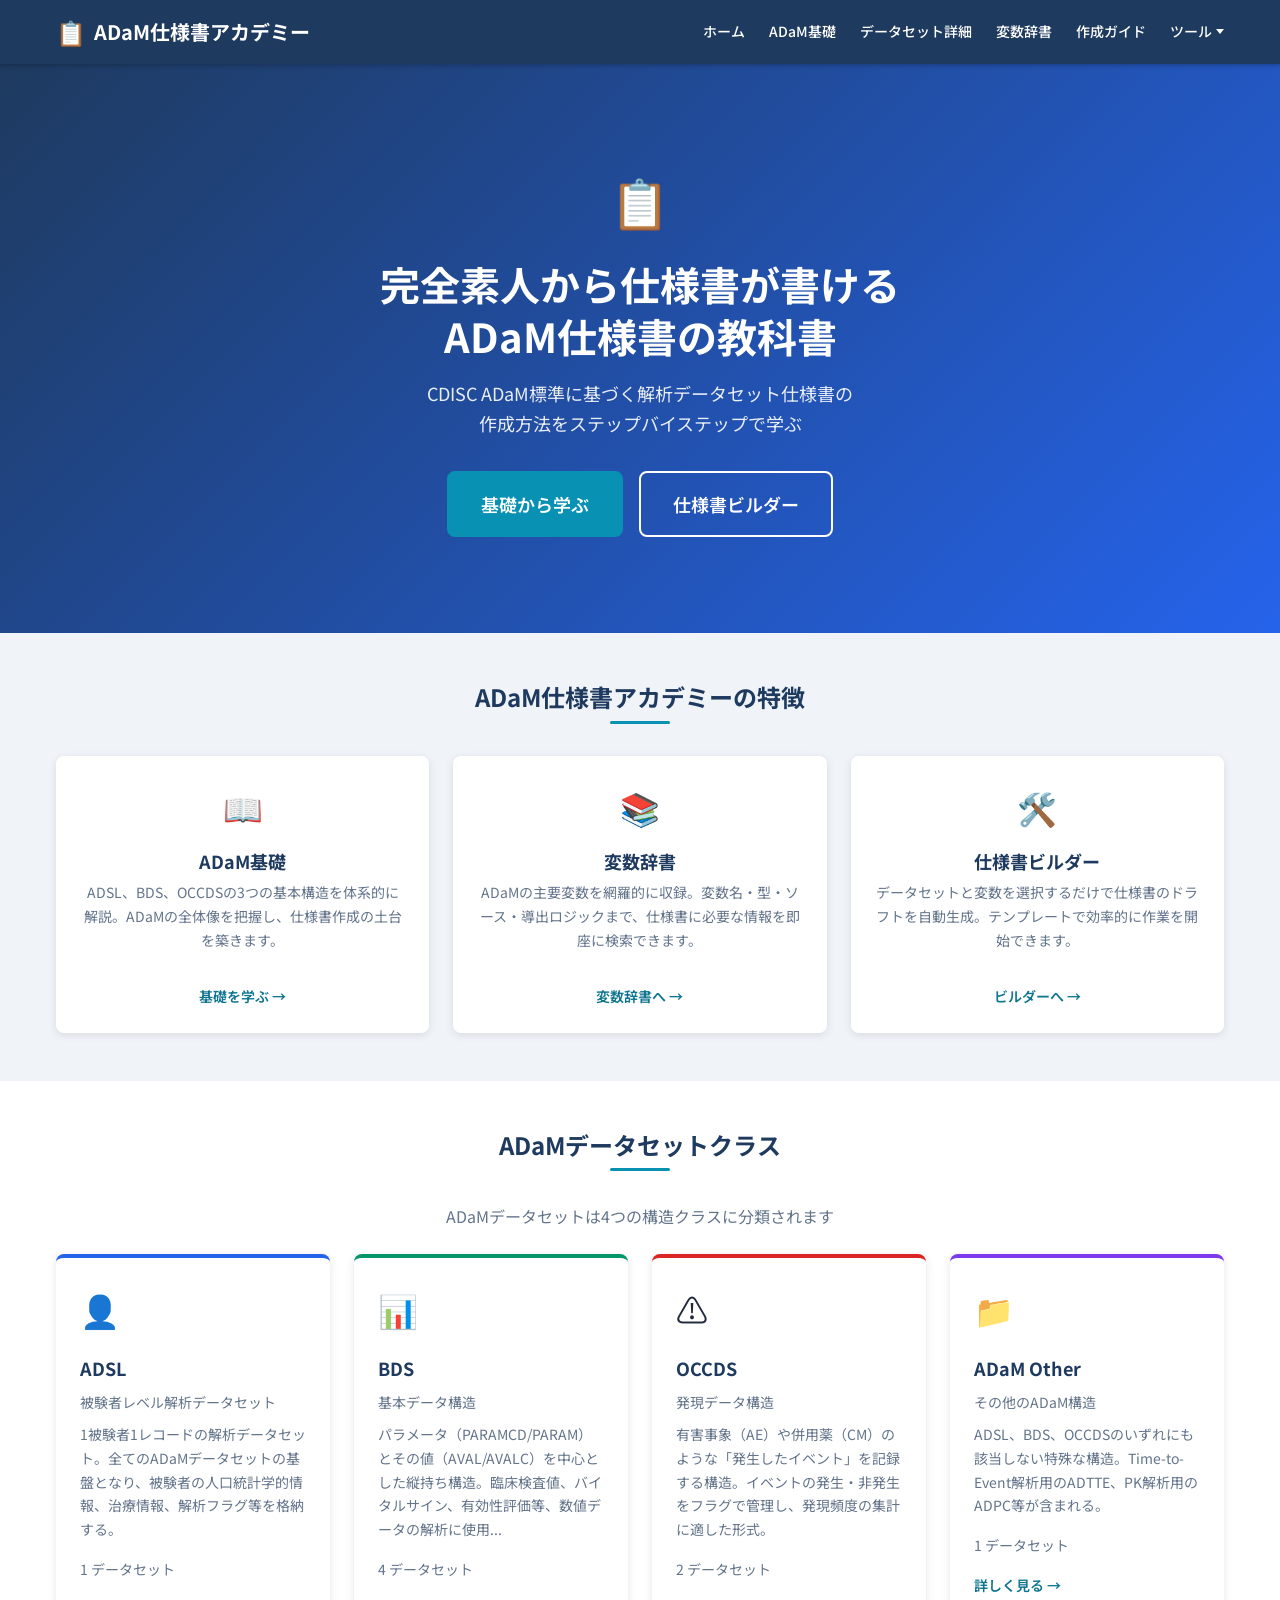
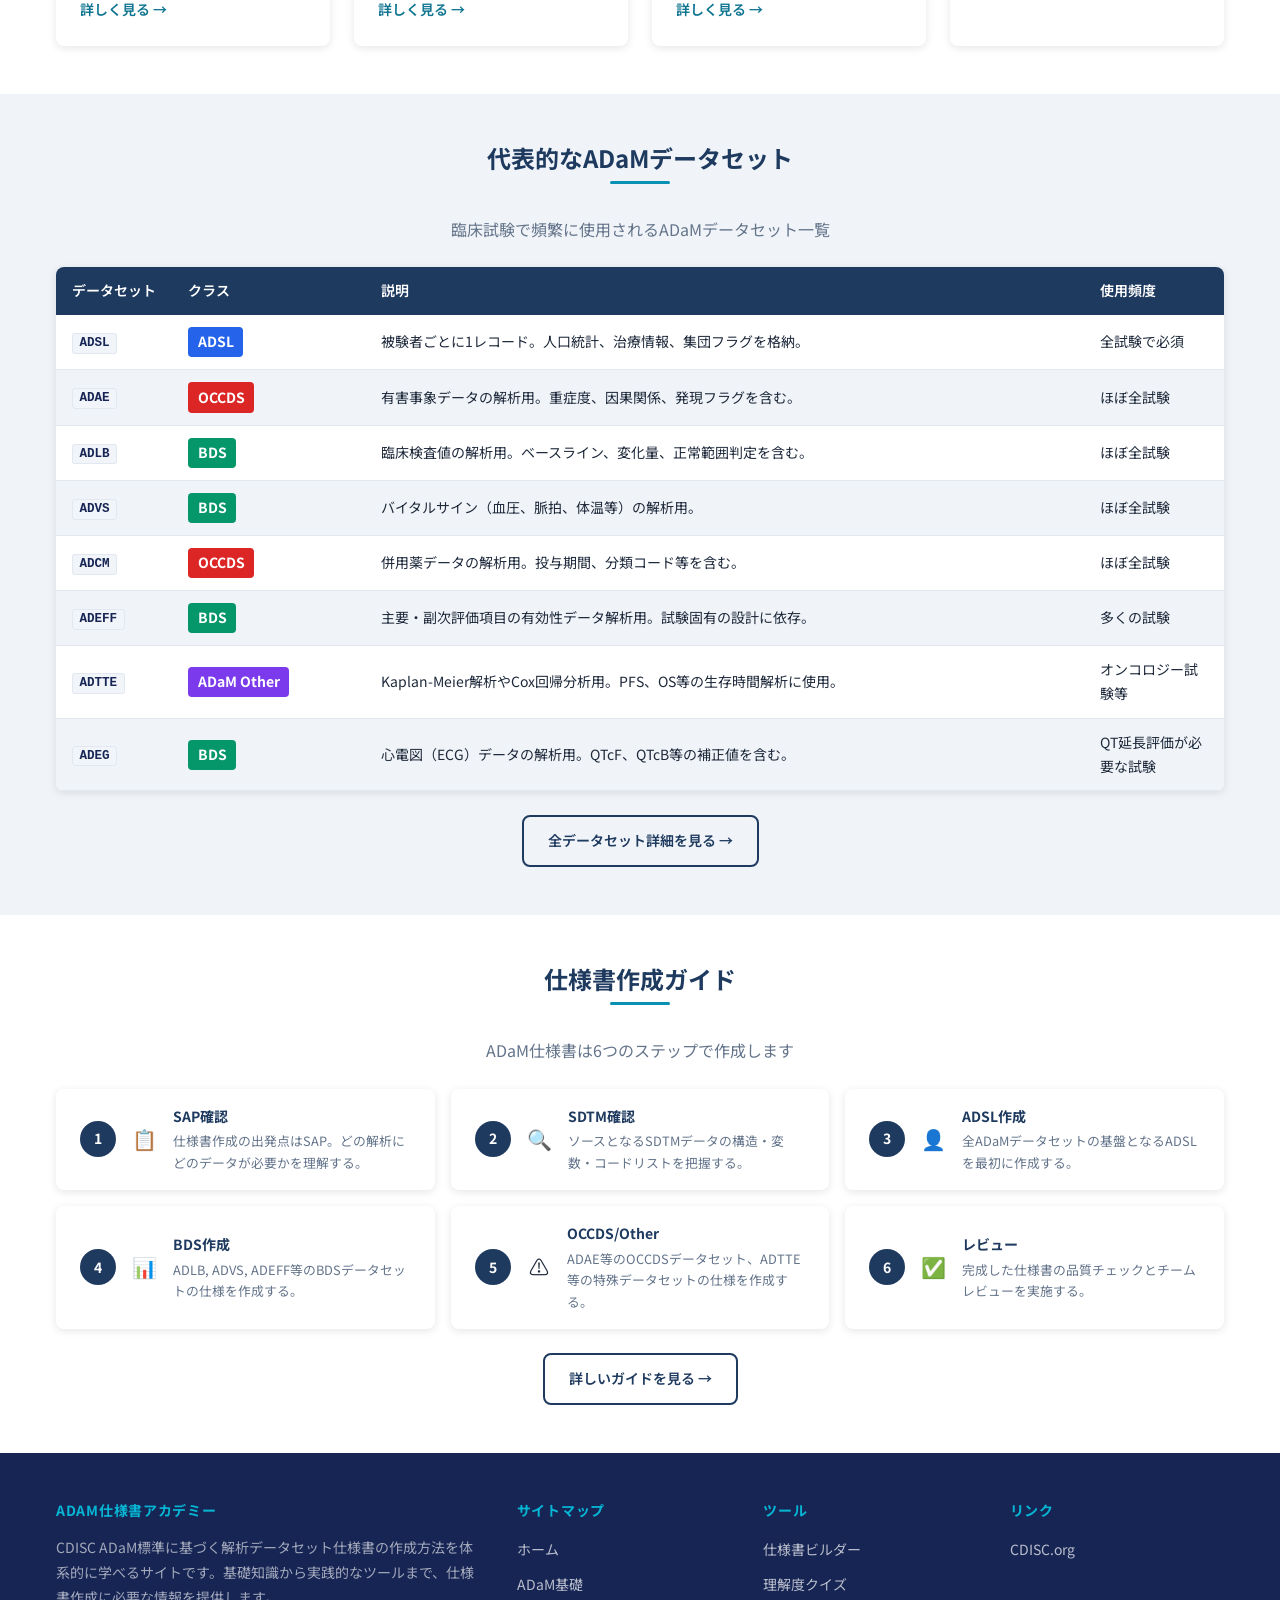
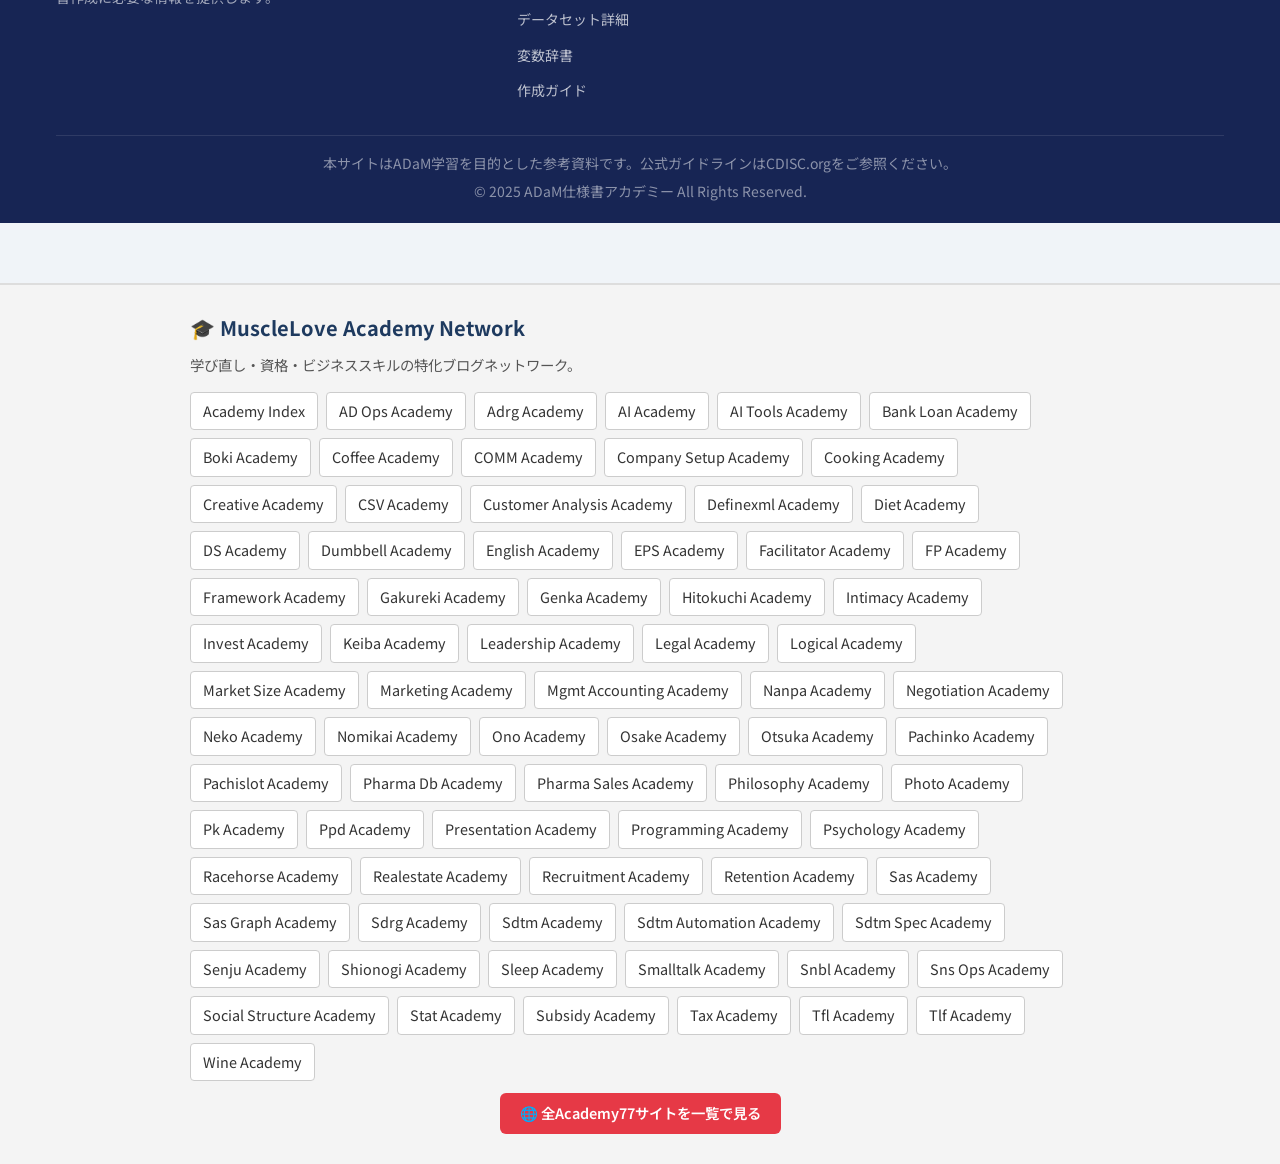
<file: index.html>
<!DOCTYPE html>
<html lang="ja">
<head>
  <meta charset="UTF-8">
  <meta name="viewport" content="width=device-width, initial-scale=1.0">
  <meta name="description" content="ADaM仕様書アカデミー - CDISC ADaM標準に基づく解析データセット仕様書の作成方法をステップバイステップで学ぶ。ADaM基礎・変数辞書・仕様書ビルダーを提供。">
    <link rel="canonical" href="https://musclelove-777.github.io/adam-academy/">
    <meta name="robots" content="index,follow">
    <meta property="og:type" content="website">
    <meta property="og:url" content="https://musclelove-777.github.io/adam-academy/">
    <meta property="og:title" content="ADaM仕様書アカデミー | ADaM仕様書の教科書">
    <meta property="og:description" content="ADaM仕様書アカデミー - CDISC ADaM標準に基づく解析データセット仕様書の作成方法をステップバイステップで学ぶ。ADaM基礎・変数辞書・仕様書ビルダーを提供。">
    <meta property="og:locale" content="ja_JP">
    <meta name="twitter:card" content="summary_large_image">
    <meta name="twitter:title" content="ADaM仕様書アカデミー | ADaM仕様書の教科書">
    <meta name="twitter:description" content="ADaM仕様書アカデミー - CDISC ADaM標準に基づく解析データセット仕様書の作成方法をステップバイステップで学ぶ。ADaM基礎・変数辞書・仕様書ビルダーを提供。">
    <script type="application/ld+json">{"@context": "https://schema.org", "@type": "WebSite", "name": "ADaM仕様書アカデミー | ADaM仕様書の教科書", "url": "https://musclelove-777.github.io/adam-academy/", "description": "ADaM仕様書アカデミー - CDISC ADaM標準に基づく解析データセット仕様書の作成方法をステップバイステップで学ぶ。ADaM基礎・変数辞書・仕様書ビルダーを提供。", "inLanguage": "ja"}</script>
  <title>ADaM仕様書アカデミー | ADaM仕様書の教科書</title>

  <!-- Google Fonts -->
  <link rel="preconnect" href="https://fonts.googleapis.com">
  <link rel="preconnect" href="https://fonts.gstatic.com" crossorigin>
  <link href="https://fonts.googleapis.com/css2?family=Noto+Sans+JP:wght@400;500;700&display=swap" rel="stylesheet">

  <!-- CSS -->
  <link rel="stylesheet" href="css/style.css">
<!-- Google tag (gtag.js) -->
<script async src="https://www.googletagmanager.com/gtag/js?id=G-HJLCFVY5TF"></script>
<script>
  window.dataLayer = window.dataLayer || [];
  function gtag(){dataLayer.push(arguments);}
  gtag('js', new Date());
  gtag('config', 'G-HJLCFVY5TF');
</script>
  <meta property="og:image" content="https://musclelove-777.github.io/adam-academy/og.png">
  <meta property="og:image:width" content="1200">
  <meta property="og:image:height" content="630">
  <meta property="og:image:type" content="image/png">
  <meta name="twitter:image" content="https://musclelove-777.github.io/adam-academy/og.png">
</head>
<body>

  <!-- ========== ヘッダー ========== -->
  <header class="site-header">
    <div class="container header-inner">
      <a href="index.html" class="site-logo">
        <span class="logo-icon">&#x1F4CB;</span>
        <span>ADaM仕様書アカデミー</span>
      </a>

      <!-- デスクトップナビ -->
      <nav class="nav-menu" aria-label="メインナビゲーション">
        <a href="index.html">ホーム</a>
        <a href="basics/index.html">ADaM基礎</a>
        <a href="datasets/index.html">データセット詳細</a>
        <a href="variables/index.html">変数辞書</a>
        <a href="guide/index.html">作成ガイド</a>
        <div class="nav-dropdown" id="nav-dropdown-tools">
          <span class="nav-dropdown-toggle nav-menu-link">ツール</span>
          <div class="nav-dropdown-menu">
            <a href="tools/builder.html">仕様書ビルダー</a>
            <a href="tools/quiz.html">理解度クイズ</a>
          </div>
        </div>
      </nav>

      <!-- ハンバーガー -->
      <button class="hamburger" id="hamburger" aria-label="メニューを開く" aria-expanded="false">
        <span></span>
        <span></span>
        <span></span>
      </button>
    </div>

    <!-- モバイルメニュー -->
    <nav class="mobile-menu" id="mobile-menu" aria-label="モバイルナビゲーション">
      <a href="index.html">ホーム</a>
      <a href="basics/index.html">ADaM基礎</a>
      <a href="datasets/index.html">データセット詳細</a>
      <a href="variables/index.html">変数辞書</a>
      <a href="guide/index.html">作成ガイド</a>
      <span class="mobile-submenu-label">ツール</span>
      <div class="mobile-submenu">
        <a href="tools/builder.html">仕様書ビルダー</a>
        <a href="tools/quiz.html">理解度クイズ</a>
      </div>
    </nav>
  </header>

  <!-- ========== メインコンテンツ ========== -->
  <main>

    <!-- ===== ヒーローセクション ===== -->
    <section class="hero">
      <div class="container">
        <span class="hero-icon" aria-hidden="true">&#x1F4CB;</span>
        <h1>完全素人から仕様書が書ける<br>ADaM仕様書の教科書</h1>
        <p class="hero-subtitle">CDISC ADaM標準に基づく解析データセット仕様書の<br>作成方法をステップバイステップで学ぶ</p>
        <div class="hero-buttons">
          <a href="basics/index.html" class="btn btn-primary btn-lg">基礎から学ぶ</a>
          <a href="tools/builder.html" class="btn btn-secondary btn-lg">仕様書ビルダー</a>
        </div>
      </div>
    </section>

    <!-- ===== 特徴カード（3カラム） ===== -->
    <section class="section fade-in">
      <div class="container">
        <h2 class="section-title">ADaM仕様書アカデミーの特徴</h2>
        <div class="grid grid-3">

          <div class="card text-center">
            <div class="card-icon">&#x1F4D6;</div>
            <h3 class="card-title">ADaM基礎</h3>
            <p class="card-text">ADSL、BDS、OCCDSの3つの基本構造を体系的に解説。ADaMの全体像を把握し、仕様書作成の土台を築きます。</p>
            <a href="basics/index.html" class="card-link">基礎を学ぶ &rarr;</a>
          </div>

          <div class="card text-center">
            <div class="card-icon">&#x1F4DA;</div>
            <h3 class="card-title">変数辞書</h3>
            <p class="card-text">ADaMの主要変数を網羅的に収録。変数名・型・ソース・導出ロジックまで、仕様書に必要な情報を即座に検索できます。</p>
            <a href="variables/index.html" class="card-link">変数辞書へ &rarr;</a>
          </div>

          <div class="card text-center">
            <div class="card-icon">&#x1F6E0;&#xFE0F;</div>
            <h3 class="card-title">仕様書ビルダー</h3>
            <p class="card-text">データセットと変数を選択するだけで仕様書のドラフトを自動生成。テンプレートで効率的に作業を開始できます。</p>
            <a href="tools/builder.html" class="card-link">ビルダーへ &rarr;</a>
          </div>

        </div>
      </div>
    </section>

    <!-- ===== データセットクラスの概要 ===== -->
    <section class="section fade-in" id="classes" style="background-color: var(--color-white);">
      <div class="container">
        <h2 class="section-title">ADaMデータセットクラス</h2>
        <p class="text-center text-light mb-4">ADaMデータセットは4つの構造クラスに分類されます</p>

        <div class="grid grid-4" id="class-cards">
          <!-- JS で動的生成 -->
        </div>
      </div>
    </section>

    <!-- ===== 代表的なADaMデータセット一覧 ===== -->
    <section class="section fade-in" id="datasets">
      <div class="container">
        <h2 class="section-title">代表的なADaMデータセット</h2>
        <p class="text-center text-light mb-4">臨床試験で頻繁に使用されるADaMデータセット一覧</p>

        <div class="table-responsive-cards">
          <div class="table-wrapper">
            <table class="data-table">
              <thead>
                <tr>
                  <th style="width:100px;">データセット</th>
                  <th>クラス</th>
                  <th>説明</th>
                  <th style="width:140px;">使用頻度</th>
                </tr>
              </thead>
              <tbody id="datasets-body">
                <!-- JS で動的生成 -->
              </tbody>
            </table>
          </div>
        </div>

        <div class="text-center mt-4">
          <a href="datasets/index.html" class="btn btn-outline">全データセット詳細を見る &rarr;</a>
        </div>
      </div>
    </section>

    <!-- ===== 作成ガイド クイックステップ ===== -->
    <section class="section fade-in" id="guide" style="background-color: var(--color-white);">
      <div class="container">
        <h2 class="section-title">仕様書作成ガイド</h2>
        <p class="text-center text-light mb-4">ADaM仕様書は6つのステップで作成します</p>

        <div class="mini-step-bar" id="guide-steps">
          <!-- JS で動的生成 -->
        </div>

        <div class="text-center mt-4">
          <a href="guide/index.html" class="btn btn-outline">詳しいガイドを見る &rarr;</a>
        </div>
      </div>
    </section>

  </main>

  <!-- ========== フッター ========== -->
  <footer class="site-footer">
    <div class="container">
      <div class="footer-grid">

        <div class="footer-section">
          <h4>ADaM仕様書アカデミー</h4>
          <p class="text-sm" style="color: rgba(255,255,255,0.6); line-height: 1.8;">
            CDISC ADaM標準に基づく解析データセット仕様書の作成方法を体系的に学べるサイトです。基礎知識から実践的なツールまで、仕様書作成に必要な情報を提供します。
          </p>
        </div>

        <div class="footer-section">
          <h4>サイトマップ</h4>
          <ul>
            <li><a href="index.html">ホーム</a></li>
            <li><a href="basics/index.html">ADaM基礎</a></li>
            <li><a href="datasets/index.html">データセット詳細</a></li>
            <li><a href="variables/index.html">変数辞書</a></li>
            <li><a href="guide/index.html">作成ガイド</a></li>
          </ul>
        </div>

        <div class="footer-section">
          <h4>ツール</h4>
          <ul>
            <li><a href="tools/builder.html">仕様書ビルダー</a></li>
            <li><a href="tools/quiz.html">理解度クイズ</a></li>
          </ul>
        </div>

        <div class="footer-section">
          <h4>リンク</h4>
          <ul>
            <li><a href="https://www.cdisc.org/" target="_blank" rel="noopener noreferrer">CDISC.org</a></li>
          </ul>
        </div>

      </div>

      <div class="footer-bottom">
        <p>本サイトはADaM学習を目的とした参考資料です。公式ガイドラインはCDISC.orgをご参照ください。</p>
        <p>&copy; 2025 ADaM仕様書アカデミー All Rights Reserved.</p>
      </div>
    </div>
  </footer>

  <!-- JS -->
  <script src="js/data.js"></script>
  <script src="js/main.js"></script>
<footer class="academy-network" style="margin-top:60px;padding:30px 20px;background:#f4f4f4;border-top:2px solid #ddd;font-size:0.9rem;">
  <div style="max-width:900px;margin:0 auto;">
    <h3 style="margin-bottom:12px;">🎓 MuscleLove Academy Network</h3>
    <p style="margin-bottom:14px;color:#555;">学び直し・資格・ビジネススキルの特化ブログネットワーク。</p>
    <div style="display:flex;flex-wrap:wrap;gap:8px;">
        <a href="https://musclelove-777.github.io/academy-index/" style="padding:6px 12px;background:#fff;border:1px solid #ccc;border-radius:4px;text-decoration:none;color:#333;">Academy Index</a>
        <a href="https://musclelove-777.github.io/ad-ops-academy/" style="padding:6px 12px;background:#fff;border:1px solid #ccc;border-radius:4px;text-decoration:none;color:#333;">AD Ops Academy</a>
        <a href="https://musclelove-777.github.io/adrg-academy/" style="padding:6px 12px;background:#fff;border:1px solid #ccc;border-radius:4px;text-decoration:none;color:#333;">Adrg Academy</a>
        <a href="https://musclelove-777.github.io/ai-academy/" style="padding:6px 12px;background:#fff;border:1px solid #ccc;border-radius:4px;text-decoration:none;color:#333;">AI Academy</a>
        <a href="https://musclelove-777.github.io/ai-tools-academy/" style="padding:6px 12px;background:#fff;border:1px solid #ccc;border-radius:4px;text-decoration:none;color:#333;">AI Tools Academy</a>
        <a href="https://musclelove-777.github.io/bank-loan-academy/" style="padding:6px 12px;background:#fff;border:1px solid #ccc;border-radius:4px;text-decoration:none;color:#333;">Bank Loan Academy</a>
        <a href="https://musclelove-777.github.io/boki-academy/" style="padding:6px 12px;background:#fff;border:1px solid #ccc;border-radius:4px;text-decoration:none;color:#333;">Boki Academy</a>
        <a href="https://musclelove-777.github.io/coffee-academy/" style="padding:6px 12px;background:#fff;border:1px solid #ccc;border-radius:4px;text-decoration:none;color:#333;">Coffee Academy</a>
        <a href="https://musclelove-777.github.io/comm-academy/" style="padding:6px 12px;background:#fff;border:1px solid #ccc;border-radius:4px;text-decoration:none;color:#333;">COMM Academy</a>
        <a href="https://musclelove-777.github.io/company-setup-academy/" style="padding:6px 12px;background:#fff;border:1px solid #ccc;border-radius:4px;text-decoration:none;color:#333;">Company Setup Academy</a>
        <a href="https://musclelove-777.github.io/cooking-academy/" style="padding:6px 12px;background:#fff;border:1px solid #ccc;border-radius:4px;text-decoration:none;color:#333;">Cooking Academy</a>
        <a href="https://musclelove-777.github.io/creative-academy/" style="padding:6px 12px;background:#fff;border:1px solid #ccc;border-radius:4px;text-decoration:none;color:#333;">Creative Academy</a>
        <a href="https://musclelove-777.github.io/csv-academy/" style="padding:6px 12px;background:#fff;border:1px solid #ccc;border-radius:4px;text-decoration:none;color:#333;">CSV Academy</a>
        <a href="https://musclelove-777.github.io/customer-analysis-academy/" style="padding:6px 12px;background:#fff;border:1px solid #ccc;border-radius:4px;text-decoration:none;color:#333;">Customer Analysis Academy</a>
        <a href="https://musclelove-777.github.io/definexml-academy/" style="padding:6px 12px;background:#fff;border:1px solid #ccc;border-radius:4px;text-decoration:none;color:#333;">Definexml Academy</a>
        <a href="https://musclelove-777.github.io/diet-academy/" style="padding:6px 12px;background:#fff;border:1px solid #ccc;border-radius:4px;text-decoration:none;color:#333;">Diet Academy</a>
        <a href="https://musclelove-777.github.io/ds-academy/" style="padding:6px 12px;background:#fff;border:1px solid #ccc;border-radius:4px;text-decoration:none;color:#333;">DS Academy</a>
        <a href="https://musclelove-777.github.io/dumbbell-academy/" style="padding:6px 12px;background:#fff;border:1px solid #ccc;border-radius:4px;text-decoration:none;color:#333;">Dumbbell Academy</a>
        <a href="https://musclelove-777.github.io/english-academy/" style="padding:6px 12px;background:#fff;border:1px solid #ccc;border-radius:4px;text-decoration:none;color:#333;">English Academy</a>
        <a href="https://musclelove-777.github.io/eps-academy/" style="padding:6px 12px;background:#fff;border:1px solid #ccc;border-radius:4px;text-decoration:none;color:#333;">EPS Academy</a>
        <a href="https://musclelove-777.github.io/facilitator-academy/" style="padding:6px 12px;background:#fff;border:1px solid #ccc;border-radius:4px;text-decoration:none;color:#333;">Facilitator Academy</a>
        <a href="https://musclelove-777.github.io/fp-academy/" style="padding:6px 12px;background:#fff;border:1px solid #ccc;border-radius:4px;text-decoration:none;color:#333;">FP Academy</a>
        <a href="https://musclelove-777.github.io/framework-academy/" style="padding:6px 12px;background:#fff;border:1px solid #ccc;border-radius:4px;text-decoration:none;color:#333;">Framework Academy</a>
        <a href="https://musclelove-777.github.io/gakureki-academy/" style="padding:6px 12px;background:#fff;border:1px solid #ccc;border-radius:4px;text-decoration:none;color:#333;">Gakureki Academy</a>
        <a href="https://musclelove-777.github.io/genka-academy/" style="padding:6px 12px;background:#fff;border:1px solid #ccc;border-radius:4px;text-decoration:none;color:#333;">Genka Academy</a>
        <a href="https://musclelove-777.github.io/hitokuchi-academy/" style="padding:6px 12px;background:#fff;border:1px solid #ccc;border-radius:4px;text-decoration:none;color:#333;">Hitokuchi Academy</a>
        <a href="https://musclelove-777.github.io/intimacy-academy/" style="padding:6px 12px;background:#fff;border:1px solid #ccc;border-radius:4px;text-decoration:none;color:#333;">Intimacy Academy</a>
        <a href="https://musclelove-777.github.io/invest-academy/" style="padding:6px 12px;background:#fff;border:1px solid #ccc;border-radius:4px;text-decoration:none;color:#333;">Invest Academy</a>
        <a href="https://musclelove-777.github.io/keiba-academy/" style="padding:6px 12px;background:#fff;border:1px solid #ccc;border-radius:4px;text-decoration:none;color:#333;">Keiba Academy</a>
        <a href="https://musclelove-777.github.io/leadership-academy/" style="padding:6px 12px;background:#fff;border:1px solid #ccc;border-radius:4px;text-decoration:none;color:#333;">Leadership Academy</a>
        <a href="https://musclelove-777.github.io/legal-academy/" style="padding:6px 12px;background:#fff;border:1px solid #ccc;border-radius:4px;text-decoration:none;color:#333;">Legal Academy</a>
        <a href="https://musclelove-777.github.io/logical-academy/" style="padding:6px 12px;background:#fff;border:1px solid #ccc;border-radius:4px;text-decoration:none;color:#333;">Logical Academy</a>
        <a href="https://musclelove-777.github.io/market-size-academy/" style="padding:6px 12px;background:#fff;border:1px solid #ccc;border-radius:4px;text-decoration:none;color:#333;">Market Size Academy</a>
        <a href="https://musclelove-777.github.io/marketing-academy/" style="padding:6px 12px;background:#fff;border:1px solid #ccc;border-radius:4px;text-decoration:none;color:#333;">Marketing Academy</a>
        <a href="https://musclelove-777.github.io/mgmt-accounting-academy/" style="padding:6px 12px;background:#fff;border:1px solid #ccc;border-radius:4px;text-decoration:none;color:#333;">Mgmt Accounting Academy</a>
        <a href="https://musclelove-777.github.io/nanpa-academy/" style="padding:6px 12px;background:#fff;border:1px solid #ccc;border-radius:4px;text-decoration:none;color:#333;">Nanpa Academy</a>
        <a href="https://musclelove-777.github.io/negotiation-academy/" style="padding:6px 12px;background:#fff;border:1px solid #ccc;border-radius:4px;text-decoration:none;color:#333;">Negotiation Academy</a>
        <a href="https://musclelove-777.github.io/neko-academy/" style="padding:6px 12px;background:#fff;border:1px solid #ccc;border-radius:4px;text-decoration:none;color:#333;">Neko Academy</a>
        <a href="https://musclelove-777.github.io/nomikai-academy/" style="padding:6px 12px;background:#fff;border:1px solid #ccc;border-radius:4px;text-decoration:none;color:#333;">Nomikai Academy</a>
        <a href="https://musclelove-777.github.io/ono-academy/" style="padding:6px 12px;background:#fff;border:1px solid #ccc;border-radius:4px;text-decoration:none;color:#333;">Ono Academy</a>
        <a href="https://musclelove-777.github.io/osake-academy/" style="padding:6px 12px;background:#fff;border:1px solid #ccc;border-radius:4px;text-decoration:none;color:#333;">Osake Academy</a>
        <a href="https://musclelove-777.github.io/otsuka-academy/" style="padding:6px 12px;background:#fff;border:1px solid #ccc;border-radius:4px;text-decoration:none;color:#333;">Otsuka Academy</a>
        <a href="https://musclelove-777.github.io/pachinko-academy/" style="padding:6px 12px;background:#fff;border:1px solid #ccc;border-radius:4px;text-decoration:none;color:#333;">Pachinko Academy</a>
        <a href="https://musclelove-777.github.io/pachislot-academy/" style="padding:6px 12px;background:#fff;border:1px solid #ccc;border-radius:4px;text-decoration:none;color:#333;">Pachislot Academy</a>
        <a href="https://musclelove-777.github.io/pharma-db-academy/" style="padding:6px 12px;background:#fff;border:1px solid #ccc;border-radius:4px;text-decoration:none;color:#333;">Pharma Db Academy</a>
        <a href="https://musclelove-777.github.io/pharma-sales-academy/" style="padding:6px 12px;background:#fff;border:1px solid #ccc;border-radius:4px;text-decoration:none;color:#333;">Pharma Sales Academy</a>
        <a href="https://musclelove-777.github.io/philosophy-academy/" style="padding:6px 12px;background:#fff;border:1px solid #ccc;border-radius:4px;text-decoration:none;color:#333;">Philosophy Academy</a>
        <a href="https://musclelove-777.github.io/photo-academy/" style="padding:6px 12px;background:#fff;border:1px solid #ccc;border-radius:4px;text-decoration:none;color:#333;">Photo Academy</a>
        <a href="https://musclelove-777.github.io/pk-academy/" style="padding:6px 12px;background:#fff;border:1px solid #ccc;border-radius:4px;text-decoration:none;color:#333;">Pk Academy</a>
        <a href="https://musclelove-777.github.io/ppd-academy/" style="padding:6px 12px;background:#fff;border:1px solid #ccc;border-radius:4px;text-decoration:none;color:#333;">Ppd Academy</a>
        <a href="https://musclelove-777.github.io/presentation-academy/" style="padding:6px 12px;background:#fff;border:1px solid #ccc;border-radius:4px;text-decoration:none;color:#333;">Presentation Academy</a>
        <a href="https://musclelove-777.github.io/programming-academy/" style="padding:6px 12px;background:#fff;border:1px solid #ccc;border-radius:4px;text-decoration:none;color:#333;">Programming Academy</a>
        <a href="https://musclelove-777.github.io/psychology-academy/" style="padding:6px 12px;background:#fff;border:1px solid #ccc;border-radius:4px;text-decoration:none;color:#333;">Psychology Academy</a>
        <a href="https://musclelove-777.github.io/racehorse-academy/" style="padding:6px 12px;background:#fff;border:1px solid #ccc;border-radius:4px;text-decoration:none;color:#333;">Racehorse Academy</a>
        <a href="https://musclelove-777.github.io/realestate-academy/" style="padding:6px 12px;background:#fff;border:1px solid #ccc;border-radius:4px;text-decoration:none;color:#333;">Realestate Academy</a>
        <a href="https://musclelove-777.github.io/recruitment-academy/" style="padding:6px 12px;background:#fff;border:1px solid #ccc;border-radius:4px;text-decoration:none;color:#333;">Recruitment Academy</a>
        <a href="https://musclelove-777.github.io/retention-academy/" style="padding:6px 12px;background:#fff;border:1px solid #ccc;border-radius:4px;text-decoration:none;color:#333;">Retention Academy</a>
        <a href="https://musclelove-777.github.io/sas-academy/" style="padding:6px 12px;background:#fff;border:1px solid #ccc;border-radius:4px;text-decoration:none;color:#333;">Sas Academy</a>
        <a href="https://musclelove-777.github.io/sas-graph-academy/" style="padding:6px 12px;background:#fff;border:1px solid #ccc;border-radius:4px;text-decoration:none;color:#333;">Sas Graph Academy</a>
        <a href="https://musclelove-777.github.io/sdrg-academy/" style="padding:6px 12px;background:#fff;border:1px solid #ccc;border-radius:4px;text-decoration:none;color:#333;">Sdrg Academy</a>
        <a href="https://musclelove-777.github.io/sdtm-academy/" style="padding:6px 12px;background:#fff;border:1px solid #ccc;border-radius:4px;text-decoration:none;color:#333;">Sdtm Academy</a>
        <a href="https://musclelove-777.github.io/sdtm-automation-academy/" style="padding:6px 12px;background:#fff;border:1px solid #ccc;border-radius:4px;text-decoration:none;color:#333;">Sdtm Automation Academy</a>
        <a href="https://musclelove-777.github.io/sdtm-spec-academy/" style="padding:6px 12px;background:#fff;border:1px solid #ccc;border-radius:4px;text-decoration:none;color:#333;">Sdtm Spec Academy</a>
        <a href="https://musclelove-777.github.io/senju-academy/" style="padding:6px 12px;background:#fff;border:1px solid #ccc;border-radius:4px;text-decoration:none;color:#333;">Senju Academy</a>
        <a href="https://musclelove-777.github.io/shionogi-academy/" style="padding:6px 12px;background:#fff;border:1px solid #ccc;border-radius:4px;text-decoration:none;color:#333;">Shionogi Academy</a>
        <a href="https://musclelove-777.github.io/sleep-academy/" style="padding:6px 12px;background:#fff;border:1px solid #ccc;border-radius:4px;text-decoration:none;color:#333;">Sleep Academy</a>
        <a href="https://musclelove-777.github.io/smalltalk-academy/" style="padding:6px 12px;background:#fff;border:1px solid #ccc;border-radius:4px;text-decoration:none;color:#333;">Smalltalk Academy</a>
        <a href="https://musclelove-777.github.io/snbl-academy/" style="padding:6px 12px;background:#fff;border:1px solid #ccc;border-radius:4px;text-decoration:none;color:#333;">Snbl Academy</a>
        <a href="https://musclelove-777.github.io/sns-ops-academy/" style="padding:6px 12px;background:#fff;border:1px solid #ccc;border-radius:4px;text-decoration:none;color:#333;">Sns Ops Academy</a>
        <a href="https://musclelove-777.github.io/social-structure-academy/" style="padding:6px 12px;background:#fff;border:1px solid #ccc;border-radius:4px;text-decoration:none;color:#333;">Social Structure Academy</a>
        <a href="https://musclelove-777.github.io/stat-academy/" style="padding:6px 12px;background:#fff;border:1px solid #ccc;border-radius:4px;text-decoration:none;color:#333;">Stat Academy</a>
        <a href="https://musclelove-777.github.io/subsidy-academy/" style="padding:6px 12px;background:#fff;border:1px solid #ccc;border-radius:4px;text-decoration:none;color:#333;">Subsidy Academy</a>
        <a href="https://musclelove-777.github.io/tax-academy/" style="padding:6px 12px;background:#fff;border:1px solid #ccc;border-radius:4px;text-decoration:none;color:#333;">Tax Academy</a>
        <a href="https://musclelove-777.github.io/tfl-academy/" style="padding:6px 12px;background:#fff;border:1px solid #ccc;border-radius:4px;text-decoration:none;color:#333;">Tfl Academy</a>
        <a href="https://musclelove-777.github.io/tlf-academy/" style="padding:6px 12px;background:#fff;border:1px solid #ccc;border-radius:4px;text-decoration:none;color:#333;">Tlf Academy</a>
        <a href="https://musclelove-777.github.io/wine-academy/" style="padding:6px 12px;background:#fff;border:1px solid #ccc;border-radius:4px;text-decoration:none;color:#333;">Wine Academy</a>
    </div>
  </div>

    <!-- __PORTAL_BUTTON__ -->
    <div style="margin-top:12px;text-align:center;">
      <a href="https://musclelove-777.github.io/network/academy/" style="display:inline-block;padding:8px 20px;background:#e63946;color:#fff;border-radius:6px;font-weight:600;text-decoration:none;">🌐 全Academy77サイトを一覧で見る</a>
    </div>
  </footer>
</body>
</html>
</file>
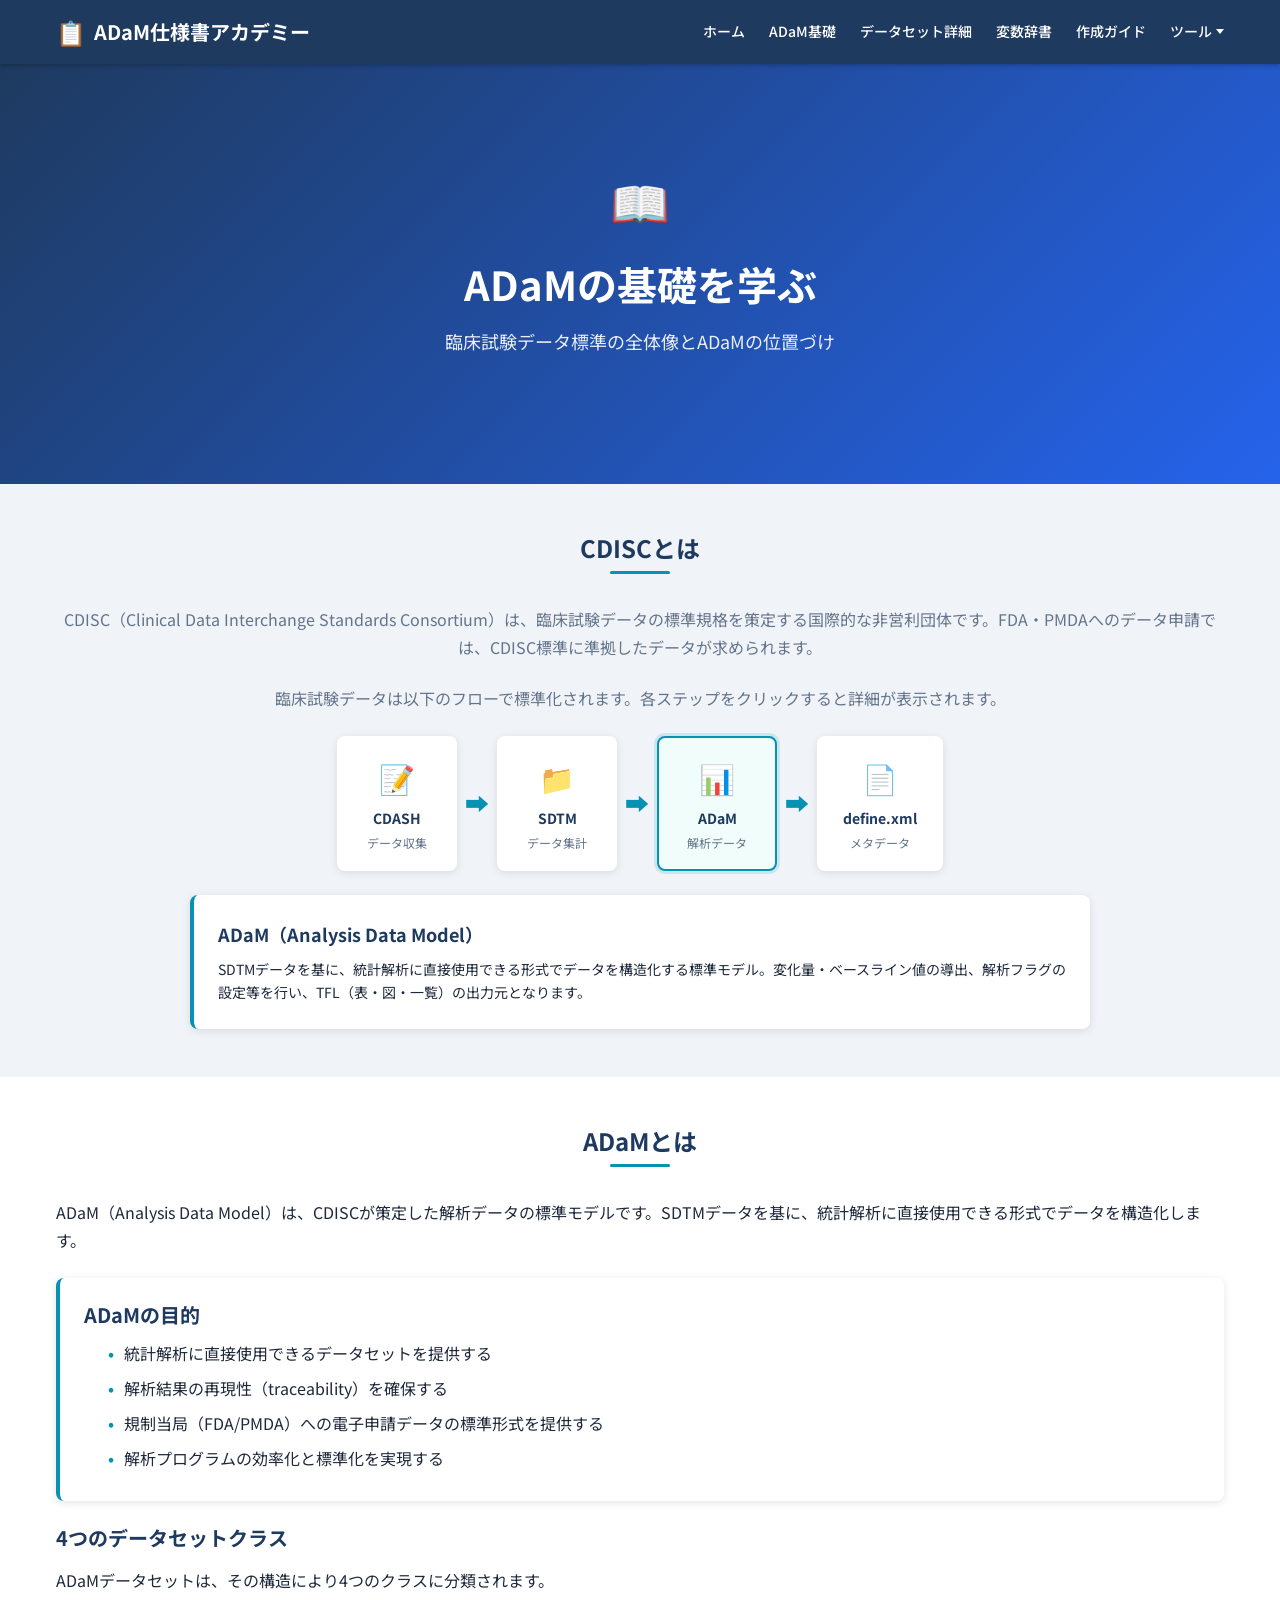
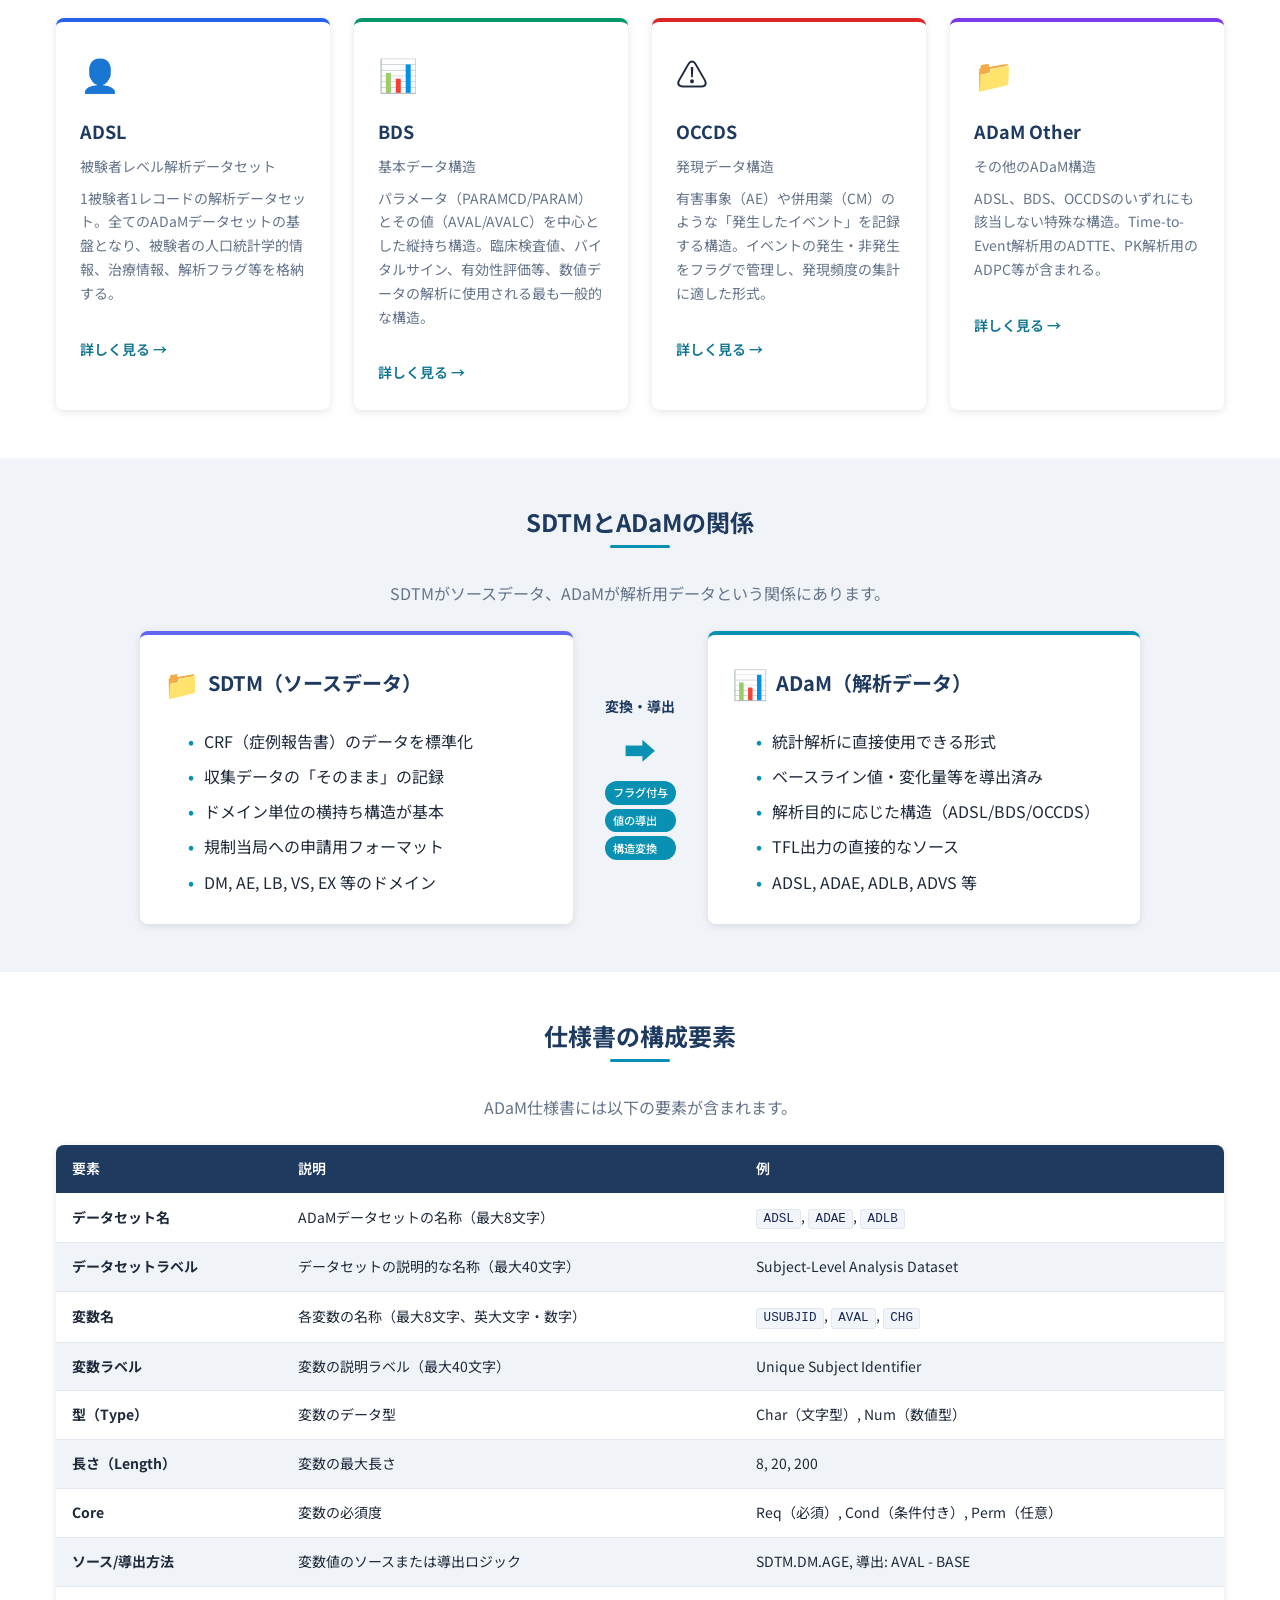
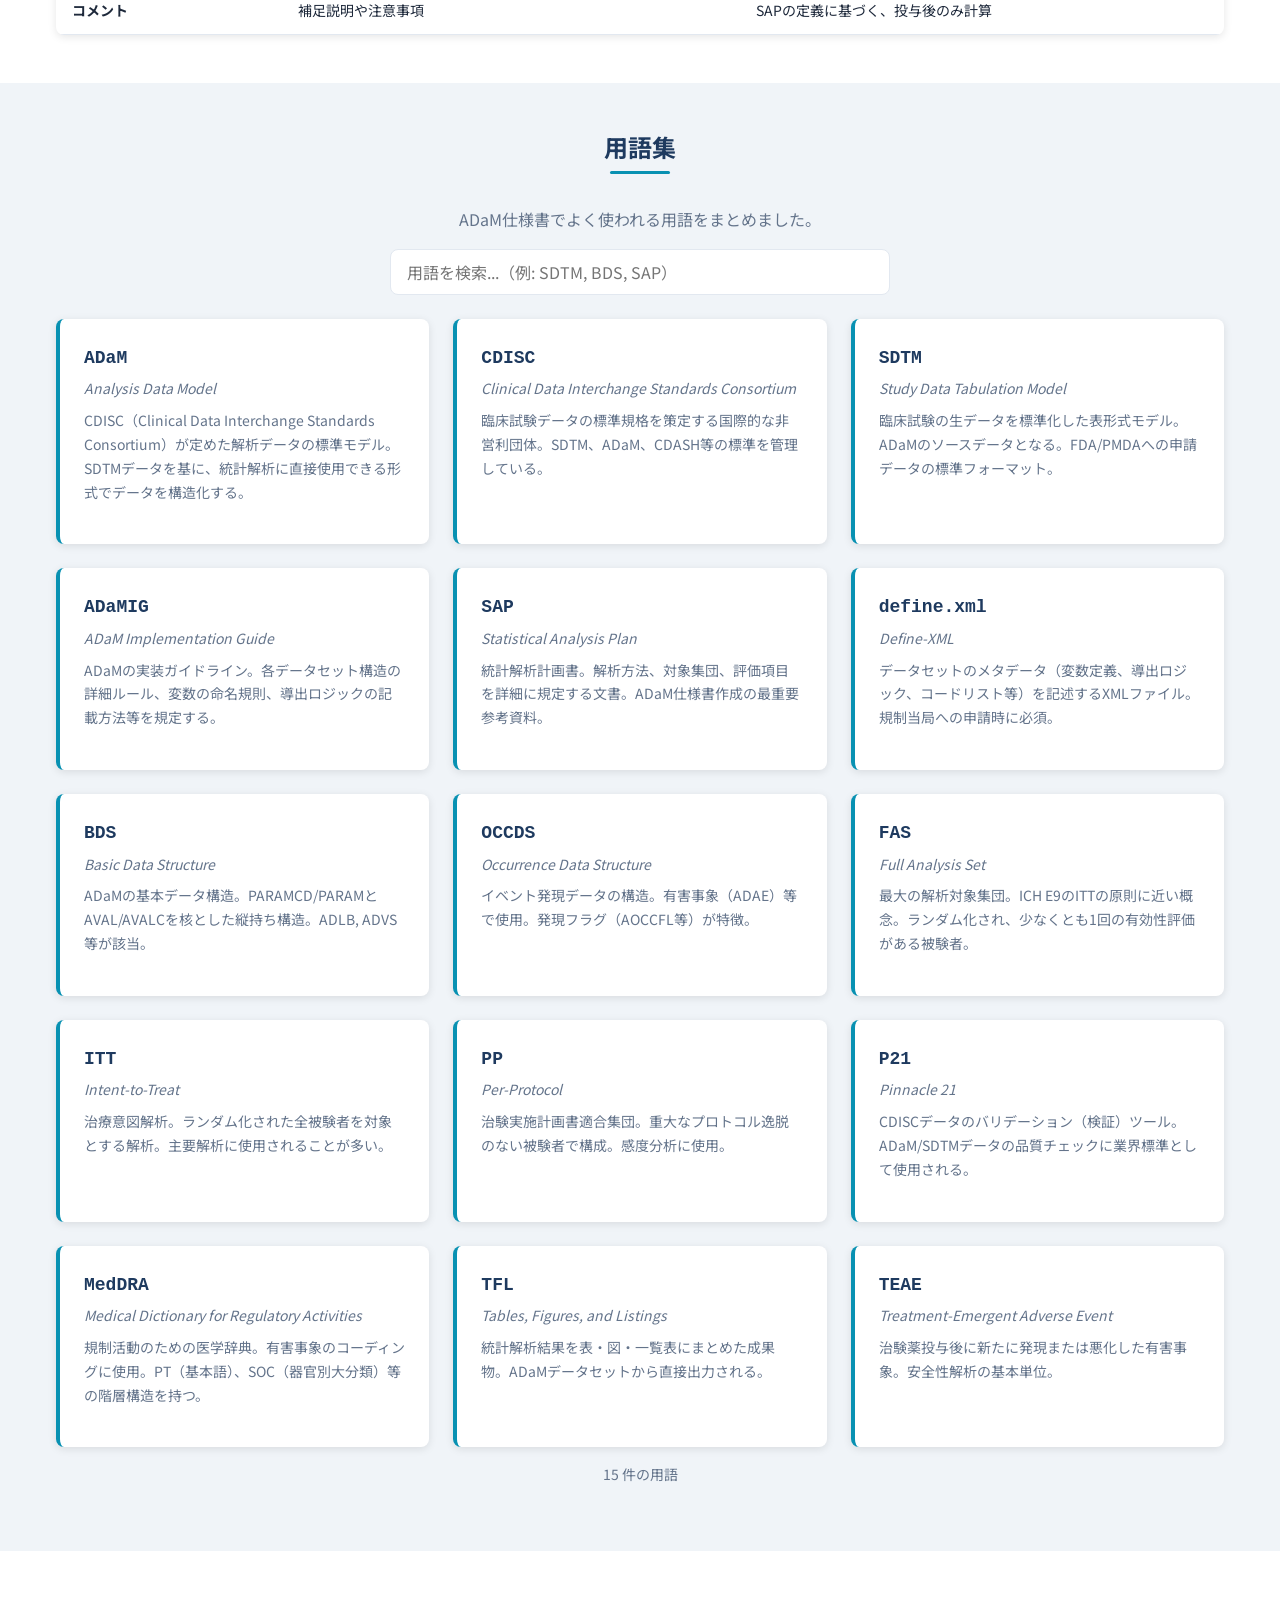
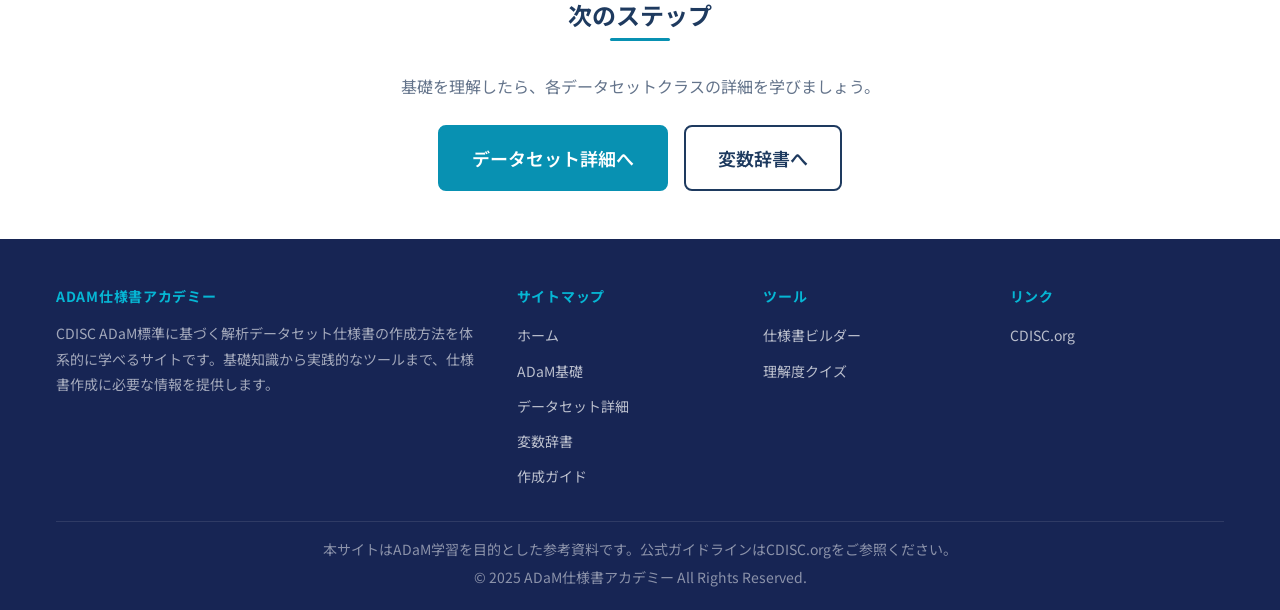
<file: basics/index.html>
<!DOCTYPE html>
<html lang="ja">
<head>
  <meta charset="UTF-8">
  <meta name="viewport" content="width=device-width, initial-scale=1.0">
  <meta name="description" content="ADaMの基礎知識 - CDISC標準の全体像、ADaMの位置づけ、データセットクラス、SDTMとの関係を体系的に解説。">
  <title>ADaM基礎 | ADaM仕様書アカデミー</title>

  <!-- Google Fonts -->
  <link rel="preconnect" href="https://fonts.googleapis.com">
  <link rel="preconnect" href="https://fonts.gstatic.com" crossorigin>
  <link href="https://fonts.googleapis.com/css2?family=Noto+Sans+JP:wght@400;500;700&display=swap" rel="stylesheet">

  <!-- CSS -->
  <link rel="stylesheet" href="../css/style.css">
<!-- Google tag (gtag.js) -->
<script async src="https://www.googletagmanager.com/gtag/js?id=G-HJLCFVY5TF"></script>
<script>
  window.dataLayer = window.dataLayer || [];
  function gtag(){dataLayer.push(arguments);}
  gtag('js', new Date());
  gtag('config', 'G-HJLCFVY5TF');
</script>
</head>
<body>

  <!-- ========== ヘッダー ========== -->
  <header class="site-header">
    <div class="container header-inner">
      <a href="../index.html" class="site-logo">
        <span class="logo-icon">&#x1F4CB;</span>
        <span>ADaM仕様書アカデミー</span>
      </a>

      <!-- デスクトップナビ -->
      <nav class="nav-menu" aria-label="メインナビゲーション">
        <a href="../index.html">ホーム</a>
        <a href="../basics/index.html">ADaM基礎</a>
        <a href="../datasets/index.html">データセット詳細</a>
        <a href="../variables/index.html">変数辞書</a>
        <a href="../guide/index.html">作成ガイド</a>
        <div class="nav-dropdown" id="nav-dropdown-tools">
          <span class="nav-dropdown-toggle nav-menu-link">ツール</span>
          <div class="nav-dropdown-menu">
            <a href="../tools/builder.html">仕様書ビルダー</a>
            <a href="../tools/quiz.html">理解度クイズ</a>
          </div>
        </div>
      </nav>

      <!-- ハンバーガー -->
      <button class="hamburger" id="hamburger" aria-label="メニューを開く" aria-expanded="false">
        <span></span>
        <span></span>
        <span></span>
      </button>
    </div>

    <!-- モバイルメニュー -->
    <nav class="mobile-menu" id="mobile-menu" aria-label="モバイルナビゲーション">
      <a href="../index.html">ホーム</a>
      <a href="../basics/index.html">ADaM基礎</a>
      <a href="../datasets/index.html">データセット詳細</a>
      <a href="../variables/index.html">変数辞書</a>
      <a href="../guide/index.html">作成ガイド</a>
      <span class="mobile-submenu-label">ツール</span>
      <div class="mobile-submenu">
        <a href="../tools/builder.html">仕様書ビルダー</a>
        <a href="../tools/quiz.html">理解度クイズ</a>
      </div>
    </nav>
  </header>

  <!-- ========== メインコンテンツ ========== -->
  <main>

    <!-- ===== ヒーロー ===== -->
    <section class="hero">
      <div class="container">
        <span class="hero-icon" aria-hidden="true">&#x1F4D6;</span>
        <h1>ADaMの基礎を学ぶ</h1>
        <p class="hero-subtitle">臨床試験データ標準の全体像とADaMの位置づけ</p>
      </div>
    </section>

    <!-- ===== セクション1: CDISCとは ===== -->
    <section class="section fade-in" id="cdisc">
      <div class="container">
        <h2 class="section-title">CDISCとは</h2>
        <p class="text-center text-light mb-4">CDISC（Clinical Data Interchange Standards Consortium）は、臨床試験データの標準規格を策定する国際的な非営利団体です。FDA・PMDAへのデータ申請では、CDISC標準に準拠したデータが求められます。</p>

        <p class="text-center text-light mb-4">臨床試験データは以下のフローで標準化されます。各ステップをクリックすると詳細が表示されます。</p>

        <!-- CDISCフロー図 -->
        <div class="cdisc-flow" id="cdisc-flow">
          <div class="cdisc-flow-steps">
            <div class="cdisc-flow-step" data-step="cdash">
              <div class="cdisc-flow-icon">&#x1F4DD;</div>
              <div class="cdisc-flow-label">CDASH</div>
              <div class="cdisc-flow-sub">データ収集</div>
            </div>
            <div class="cdisc-flow-arrow">&#x27A1;</div>
            <div class="cdisc-flow-step" data-step="sdtm">
              <div class="cdisc-flow-icon">&#x1F4C1;</div>
              <div class="cdisc-flow-label">SDTM</div>
              <div class="cdisc-flow-sub">データ集計</div>
            </div>
            <div class="cdisc-flow-arrow">&#x27A1;</div>
            <div class="cdisc-flow-step active" data-step="adam">
              <div class="cdisc-flow-icon">&#x1F4CA;</div>
              <div class="cdisc-flow-label">ADaM</div>
              <div class="cdisc-flow-sub">解析データ</div>
            </div>
            <div class="cdisc-flow-arrow">&#x27A1;</div>
            <div class="cdisc-flow-step" data-step="define">
              <div class="cdisc-flow-icon">&#x1F4C4;</div>
              <div class="cdisc-flow-label">define.xml</div>
              <div class="cdisc-flow-sub">メタデータ</div>
            </div>
          </div>
          <div class="cdisc-flow-detail" id="cdisc-flow-detail">
            <div class="cdisc-flow-detail-title" id="cdisc-flow-detail-title">ADaM（Analysis Data Model）</div>
            <div class="cdisc-flow-detail-text" id="cdisc-flow-detail-text">SDTMデータを基に、統計解析に直接使用できる形式でデータを構造化する標準モデル。変化量・ベースライン値の導出、解析フラグの設定等を行い、TFL（表・図・一覧）の出力元となります。</div>
          </div>
        </div>
      </div>
    </section>

    <!-- ===== セクション2: ADaMとは ===== -->
    <section class="section fade-in" id="adam" style="background-color: var(--color-white);">
      <div class="container">
        <h2 class="section-title">ADaMとは</h2>
        <p class="mb-4">ADaM（Analysis Data Model）は、CDISCが策定した解析データの標準モデルです。SDTMデータを基に、統計解析に直接使用できる形式でデータを構造化します。</p>

        <div class="card mb-4" style="border-left: 4px solid var(--color-accent);">
          <h3>ADaMの目的</h3>
          <ul class="basics-list">
            <li>統計解析に直接使用できるデータセットを提供する</li>
            <li>解析結果の再現性（traceability）を確保する</li>
            <li>規制当局（FDA/PMDA）への電子申請データの標準形式を提供する</li>
            <li>解析プログラムの効率化と標準化を実現する</li>
          </ul>
        </div>

        <h3 class="mb-3">4つのデータセットクラス</h3>
        <p class="mb-4">ADaMデータセットは、その構造により4つのクラスに分類されます。</p>

        <div class="grid grid-4" id="basics-class-cards">
          <!-- JS で動的生成 -->
        </div>
      </div>
    </section>

    <!-- ===== セクション3: SDTMとADaMの関係 ===== -->
    <section class="section fade-in" id="sdtm-adam">
      <div class="container">
        <h2 class="section-title">SDTMとADaMの関係</h2>
        <p class="text-center text-light mb-4">SDTMがソースデータ、ADaMが解析用データという関係にあります。</p>

        <div class="comparison-container">
          <div class="comparison-card comparison-sdtm">
            <div class="comparison-header">
              <span class="comparison-icon">&#x1F4C1;</span>
              <h3>SDTM（ソースデータ）</h3>
            </div>
            <ul class="basics-list">
              <li>CRF（症例報告書）のデータを標準化</li>
              <li>収集データの「そのまま」の記録</li>
              <li>ドメイン単位の横持ち構造が基本</li>
              <li>規制当局への申請用フォーマット</li>
              <li>DM, AE, LB, VS, EX 等のドメイン</li>
            </ul>
          </div>

          <div class="comparison-arrow">
            <div class="comparison-arrow-label">変換・導出</div>
            <div class="comparison-arrow-icon">&#x27A1;</div>
            <div class="comparison-arrow-details">
              <span>フラグ付与</span>
              <span>値の導出</span>
              <span>構造変換</span>
            </div>
          </div>

          <div class="comparison-card comparison-adam">
            <div class="comparison-header">
              <span class="comparison-icon">&#x1F4CA;</span>
              <h3>ADaM（解析データ）</h3>
            </div>
            <ul class="basics-list">
              <li>統計解析に直接使用できる形式</li>
              <li>ベースライン値・変化量等を導出済み</li>
              <li>解析目的に応じた構造（ADSL/BDS/OCCDS）</li>
              <li>TFL出力の直接的なソース</li>
              <li>ADSL, ADAE, ADLB, ADVS 等</li>
            </ul>
          </div>
        </div>
      </div>
    </section>

    <!-- ===== セクション4: 仕様書の構成要素 ===== -->
    <section class="section fade-in" id="spec-elements" style="background-color: var(--color-white);">
      <div class="container">
        <h2 class="section-title">仕様書の構成要素</h2>
        <p class="text-center text-light mb-4">ADaM仕様書には以下の要素が含まれます。</p>

        <div class="table-wrapper">
          <table class="data-table">
            <thead>
              <tr>
                <th>要素</th>
                <th>説明</th>
                <th>例</th>
              </tr>
            </thead>
            <tbody>
              <tr>
                <td data-label="要素"><strong>データセット名</strong></td>
                <td data-label="説明">ADaMデータセットの名称（最大8文字）</td>
                <td data-label="例"><span class="var-name">ADSL</span>, <span class="var-name">ADAE</span>, <span class="var-name">ADLB</span></td>
              </tr>
              <tr>
                <td data-label="要素"><strong>データセットラベル</strong></td>
                <td data-label="説明">データセットの説明的な名称（最大40文字）</td>
                <td data-label="例">Subject-Level Analysis Dataset</td>
              </tr>
              <tr>
                <td data-label="要素"><strong>変数名</strong></td>
                <td data-label="説明">各変数の名称（最大8文字、英大文字・数字）</td>
                <td data-label="例"><span class="var-name">USUBJID</span>, <span class="var-name">AVAL</span>, <span class="var-name">CHG</span></td>
              </tr>
              <tr>
                <td data-label="要素"><strong>変数ラベル</strong></td>
                <td data-label="説明">変数の説明ラベル（最大40文字）</td>
                <td data-label="例">Unique Subject Identifier</td>
              </tr>
              <tr>
                <td data-label="要素"><strong>型（Type）</strong></td>
                <td data-label="説明">変数のデータ型</td>
                <td data-label="例">Char（文字型）, Num（数値型）</td>
              </tr>
              <tr>
                <td data-label="要素"><strong>長さ（Length）</strong></td>
                <td data-label="説明">変数の最大長さ</td>
                <td data-label="例">8, 20, 200</td>
              </tr>
              <tr>
                <td data-label="要素"><strong>Core</strong></td>
                <td data-label="説明">変数の必須度</td>
                <td data-label="例">Req（必須）, Cond（条件付き）, Perm（任意）</td>
              </tr>
              <tr>
                <td data-label="要素"><strong>ソース/導出方法</strong></td>
                <td data-label="説明">変数値のソースまたは導出ロジック</td>
                <td data-label="例">SDTM.DM.AGE, 導出: AVAL - BASE</td>
              </tr>
              <tr>
                <td data-label="要素"><strong>コメント</strong></td>
                <td data-label="説明">補足説明や注意事項</td>
                <td data-label="例">SAPの定義に基づく、投与後のみ計算</td>
              </tr>
            </tbody>
          </table>
        </div>
      </div>
    </section>

    <!-- ===== セクション5: 用語集 ===== -->
    <section class="section fade-in" id="glossary">
      <div class="container">
        <h2 class="section-title">用語集</h2>
        <p class="text-center text-light mb-3">ADaM仕様書でよく使われる用語をまとめました。</p>

        <!-- 検索ボックス -->
        <div class="glossary-search-wrapper mb-4">
          <input type="text" id="glossary-search" class="form-input" placeholder="用語を検索...（例: SDTM, BDS, SAP）">
        </div>

        <div class="grid grid-3" id="glossary-cards">
          <!-- JS で動的生成 -->
        </div>

        <p class="text-center text-sm text-light mt-3" id="glossary-count"></p>
      </div>
    </section>

    <!-- ===== CTAセクション ===== -->
    <section class="section fade-in" style="background-color: var(--color-white);">
      <div class="container text-center">
        <h2 class="section-title">次のステップ</h2>
        <p class="text-light mb-4">基礎を理解したら、各データセットクラスの詳細を学びましょう。</p>
        <div class="hero-buttons">
          <a href="../datasets/index.html" class="btn btn-primary btn-lg">データセット詳細へ</a>
          <a href="../variables/index.html" class="btn btn-outline btn-lg">変数辞書へ</a>
        </div>
      </div>
    </section>

  </main>

  <!-- ========== フッター ========== -->
  <footer class="site-footer">
    <div class="container">
      <div class="footer-grid">
        <div class="footer-section">
          <h4>ADaM仕様書アカデミー</h4>
          <p class="text-sm" style="color: rgba(255,255,255,0.6); line-height: 1.8;">
            CDISC ADaM標準に基づく解析データセット仕様書の作成方法を体系的に学べるサイトです。基礎知識から実践的なツールまで、仕様書作成に必要な情報を提供します。
          </p>
        </div>
        <div class="footer-section">
          <h4>サイトマップ</h4>
          <ul>
            <li><a href="../index.html">ホーム</a></li>
            <li><a href="../basics/index.html">ADaM基礎</a></li>
            <li><a href="../datasets/index.html">データセット詳細</a></li>
            <li><a href="../variables/index.html">変数辞書</a></li>
            <li><a href="../guide/index.html">作成ガイド</a></li>
          </ul>
        </div>
        <div class="footer-section">
          <h4>ツール</h4>
          <ul>
            <li><a href="../tools/builder.html">仕様書ビルダー</a></li>
            <li><a href="../tools/quiz.html">理解度クイズ</a></li>
          </ul>
        </div>
        <div class="footer-section">
          <h4>リンク</h4>
          <ul>
            <li><a href="https://www.cdisc.org/" target="_blank" rel="noopener noreferrer">CDISC.org</a></li>
          </ul>
        </div>
      </div>
      <div class="footer-bottom">
        <p>本サイトはADaM学習を目的とした参考資料です。公式ガイドラインはCDISC.orgをご参照ください。</p>
        <p>&copy; 2025 ADaM仕様書アカデミー All Rights Reserved.</p>
      </div>
    </div>
  </footer>

  <!-- JS -->
  <script src="../js/data.js"></script>
  <script src="../js/main.js"></script>
  <script src="../js/basics.js"></script>
</body>
</html>
</file>
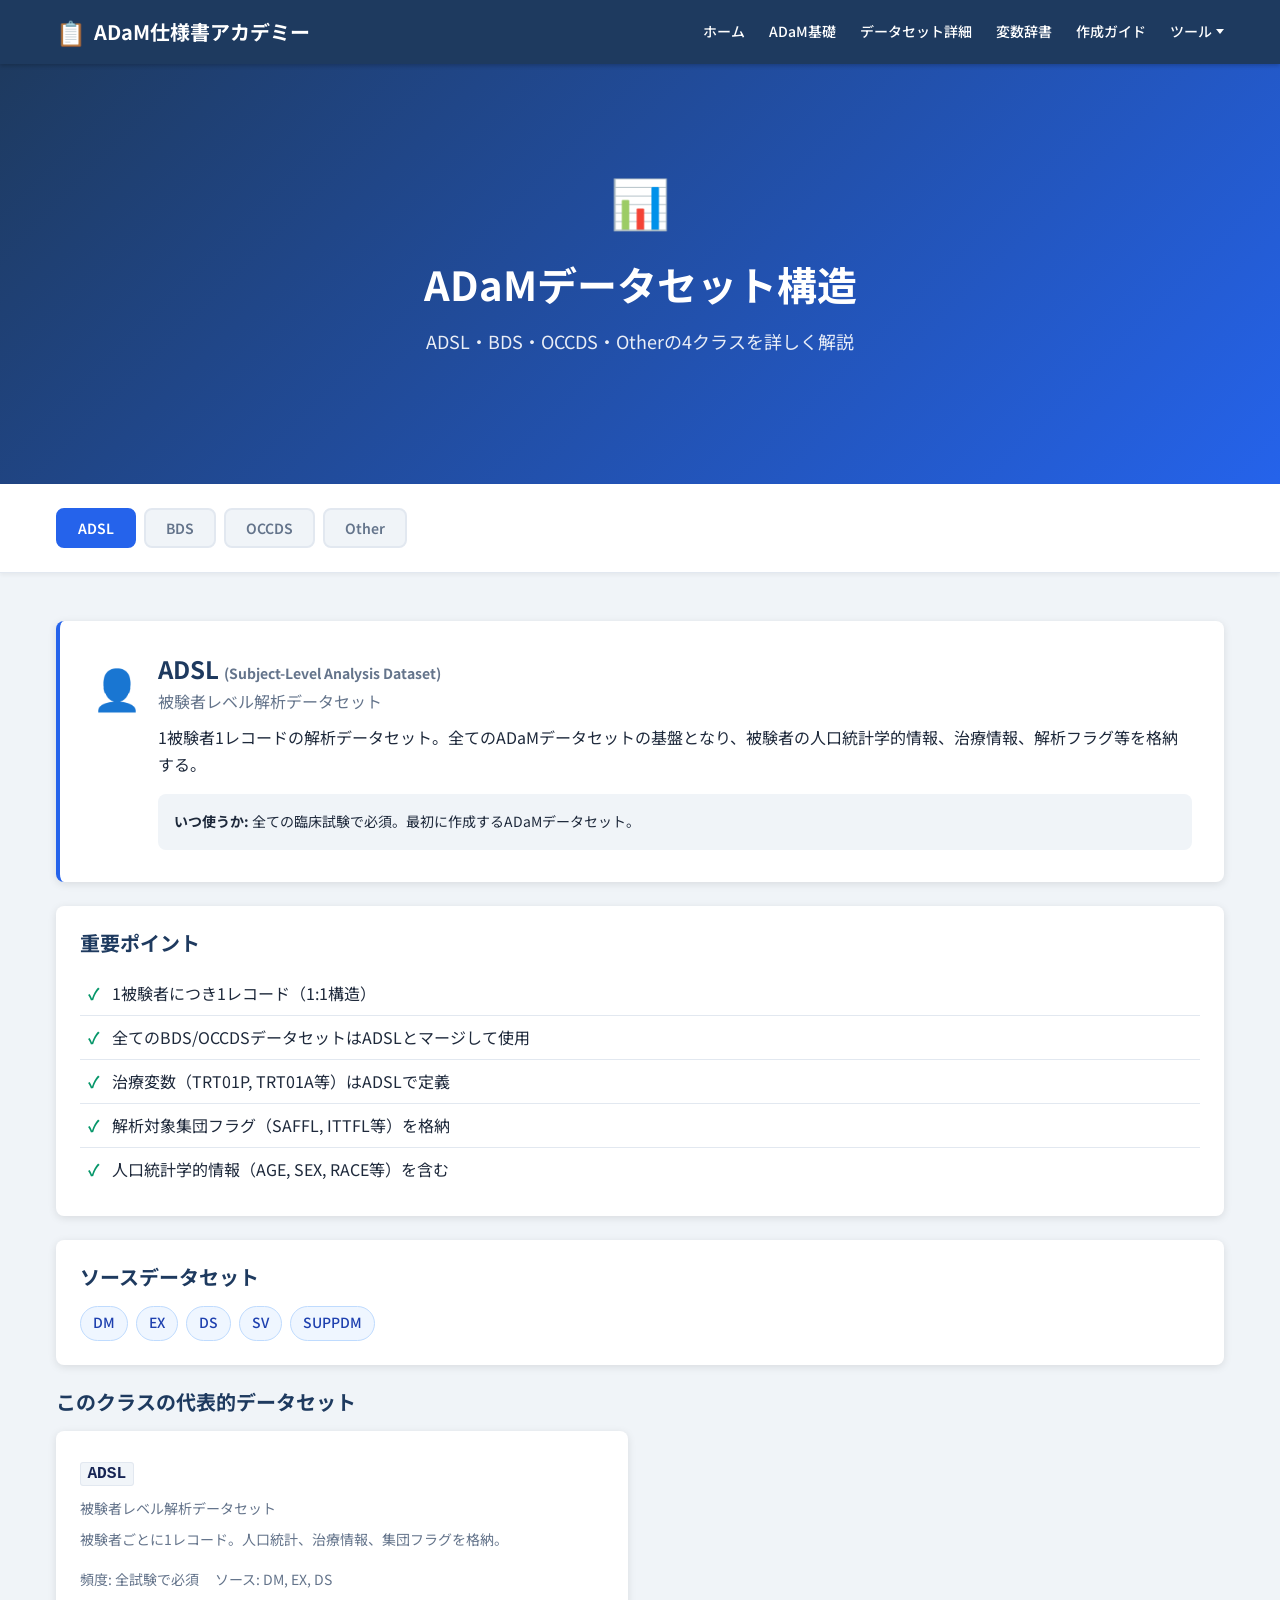
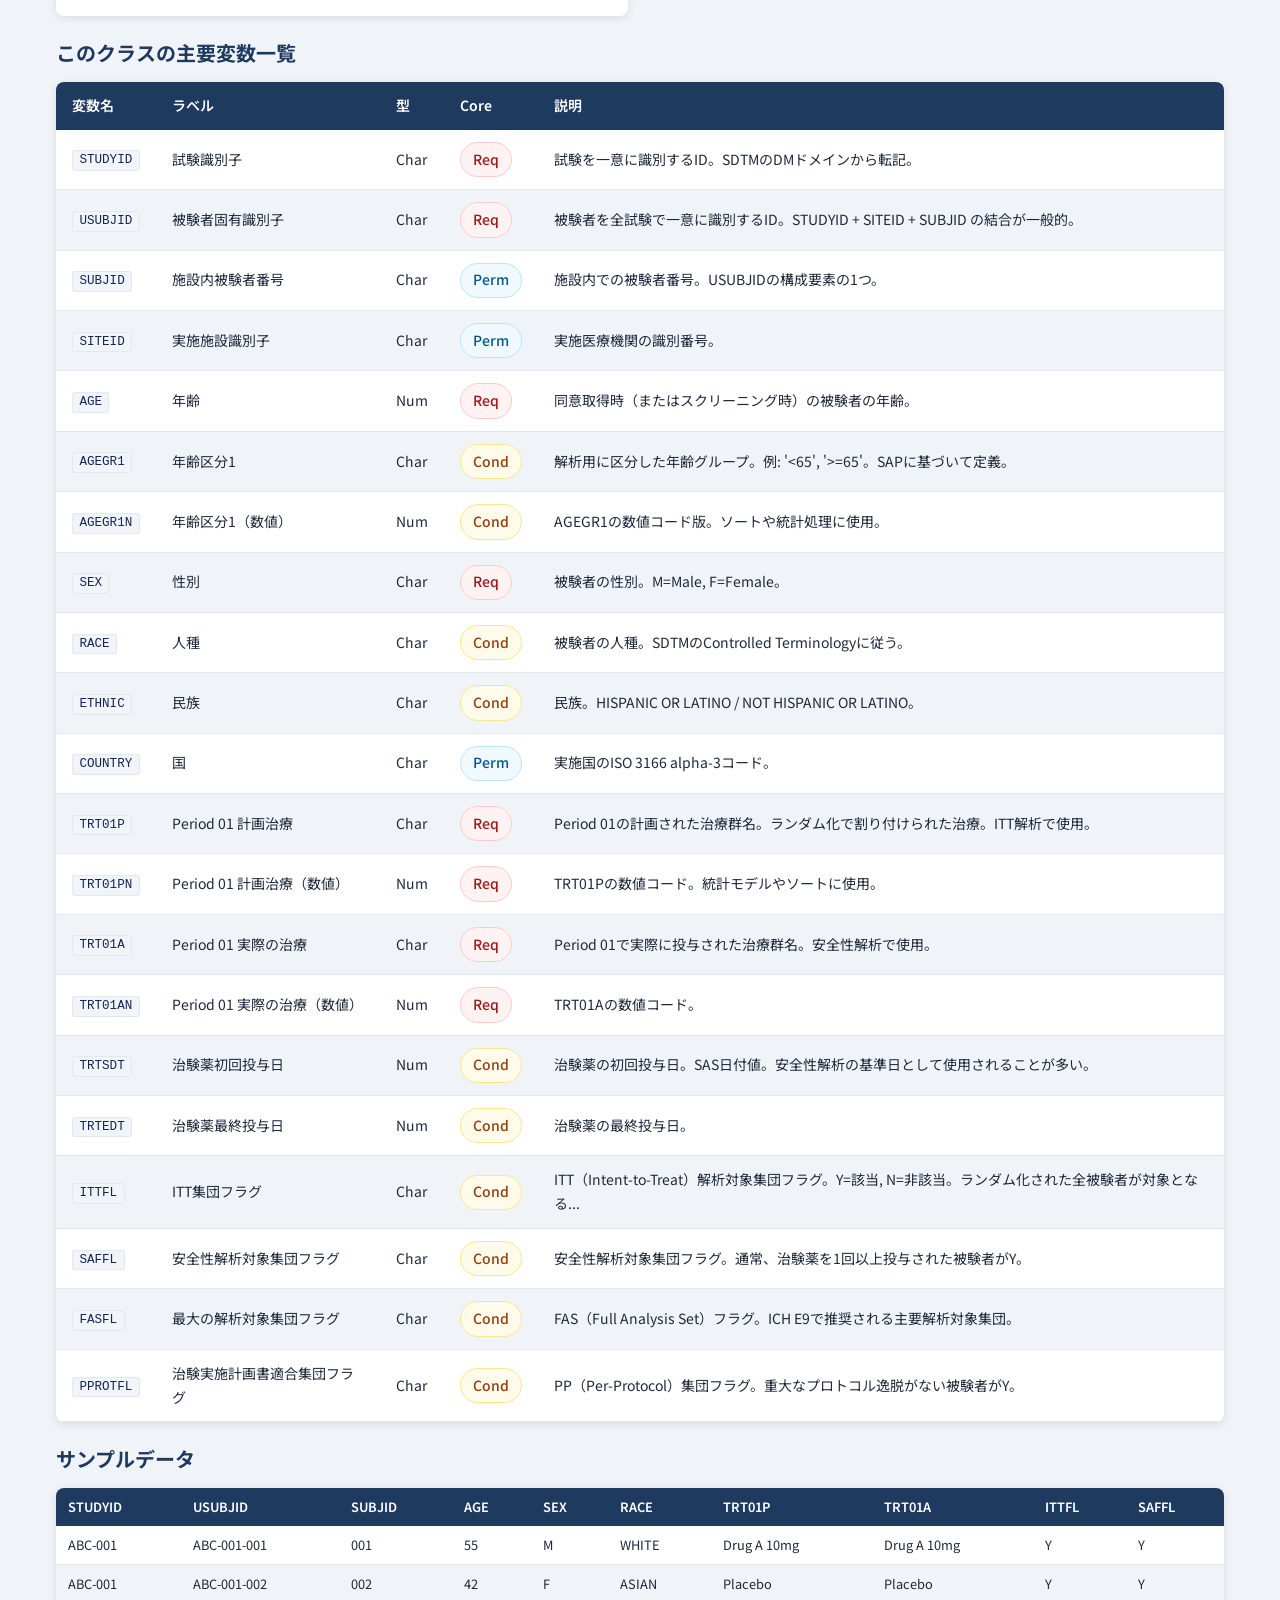
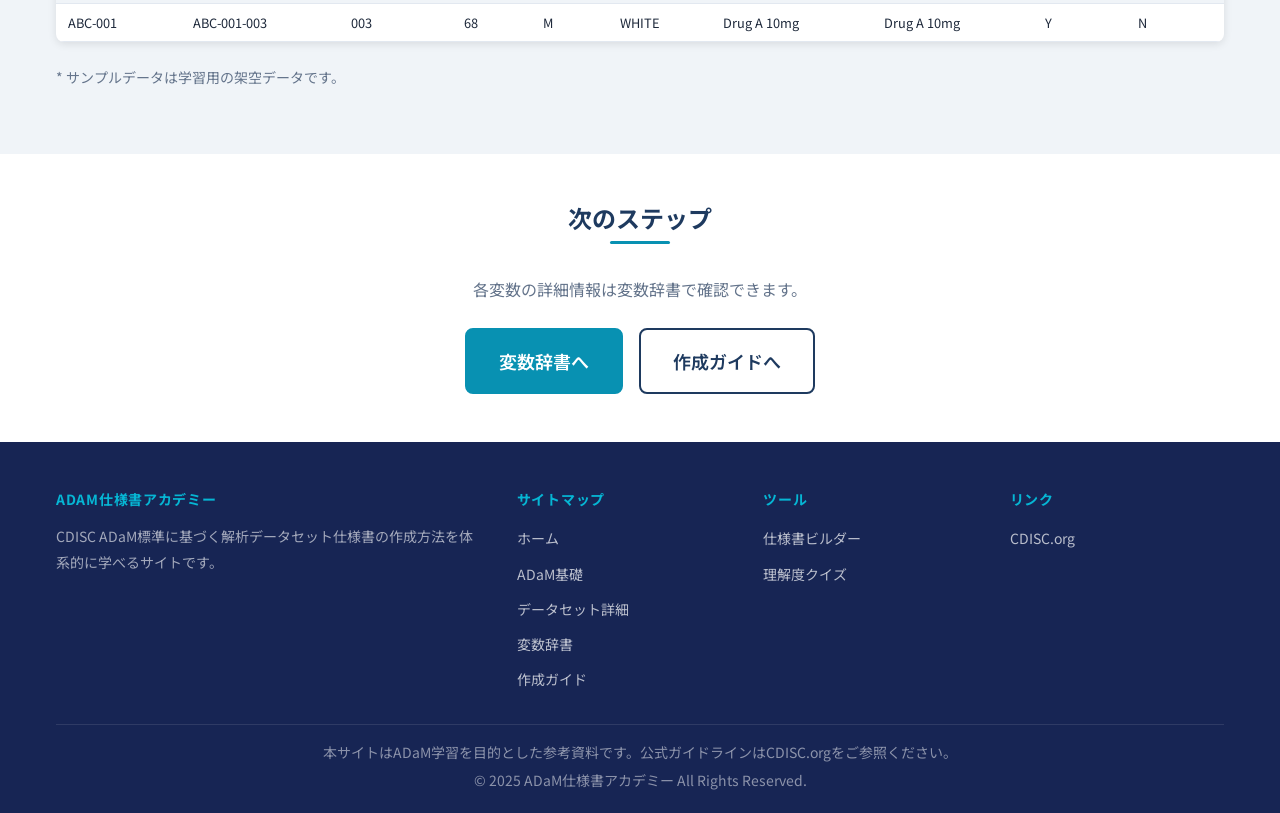
<file: datasets/index.html>
<!DOCTYPE html>
<html lang="ja">
<head>
  <meta charset="UTF-8">
  <meta name="viewport" content="width=device-width, initial-scale=1.0">
  <meta name="description" content="ADaMデータセット構造 - ADSL・BDS・OCCDS・Otherの4クラスの詳細解説、変数一覧、サンプルデータを掲載。">
  <title>データセット詳細 | ADaM仕様書アカデミー</title>

  <!-- Google Fonts -->
  <link rel="preconnect" href="https://fonts.googleapis.com">
  <link rel="preconnect" href="https://fonts.gstatic.com" crossorigin>
  <link href="https://fonts.googleapis.com/css2?family=Noto+Sans+JP:wght@400;500;700&display=swap" rel="stylesheet">

  <!-- CSS -->
  <link rel="stylesheet" href="../css/style.css">
<!-- Google tag (gtag.js) -->
<script async src="https://www.googletagmanager.com/gtag/js?id=G-HJLCFVY5TF"></script>
<script>
  window.dataLayer = window.dataLayer || [];
  function gtag(){dataLayer.push(arguments);}
  gtag('js', new Date());
  gtag('config', 'G-HJLCFVY5TF');
</script>
</head>
<body>

  <!-- ========== ヘッダー ========== -->
  <header class="site-header">
    <div class="container header-inner">
      <a href="../index.html" class="site-logo">
        <span class="logo-icon">&#x1F4CB;</span>
        <span>ADaM仕様書アカデミー</span>
      </a>
      <nav class="nav-menu" aria-label="メインナビゲーション">
        <a href="../index.html">ホーム</a>
        <a href="../basics/index.html">ADaM基礎</a>
        <a href="../datasets/index.html">データセット詳細</a>
        <a href="../variables/index.html">変数辞書</a>
        <a href="../guide/index.html">作成ガイド</a>
        <div class="nav-dropdown" id="nav-dropdown-tools">
          <span class="nav-dropdown-toggle nav-menu-link">ツール</span>
          <div class="nav-dropdown-menu">
            <a href="../tools/builder.html">仕様書ビルダー</a>
            <a href="../tools/quiz.html">理解度クイズ</a>
          </div>
        </div>
      </nav>
      <button class="hamburger" id="hamburger" aria-label="メニューを開く" aria-expanded="false">
        <span></span>
        <span></span>
        <span></span>
      </button>
    </div>
    <nav class="mobile-menu" id="mobile-menu" aria-label="モバイルナビゲーション">
      <a href="../index.html">ホーム</a>
      <a href="../basics/index.html">ADaM基礎</a>
      <a href="../datasets/index.html">データセット詳細</a>
      <a href="../variables/index.html">変数辞書</a>
      <a href="../guide/index.html">作成ガイド</a>
      <span class="mobile-submenu-label">ツール</span>
      <div class="mobile-submenu">
        <a href="../tools/builder.html">仕様書ビルダー</a>
        <a href="../tools/quiz.html">理解度クイズ</a>
      </div>
    </nav>
  </header>

  <!-- ========== メインコンテンツ ========== -->
  <main>

    <!-- ===== ヒーロー ===== -->
    <section class="hero">
      <div class="container">
        <span class="hero-icon" aria-hidden="true">&#x1F4CA;</span>
        <h1>ADaMデータセット構造</h1>
        <p class="hero-subtitle">ADSL・BDS・OCCDS・Otherの4クラスを詳しく解説</p>
      </div>
    </section>

    <!-- ===== クラス選択タブ ===== -->
    <div class="filter-bar">
      <div class="container">
        <div class="ds-tabs" id="ds-tabs">
          <button class="ds-tab active" data-class="adsl" style="--tab-color: var(--class-adsl);">ADSL</button>
          <button class="ds-tab" data-class="bds" style="--tab-color: var(--class-bds);">BDS</button>
          <button class="ds-tab" data-class="occds" style="--tab-color: var(--class-occds);">OCCDS</button>
          <button class="ds-tab" data-class="other" style="--tab-color: var(--class-other);">Other</button>
        </div>
      </div>
    </div>

    <!-- ===== クラス詳細 ===== -->
    <section class="section">
      <div class="container" id="ds-detail-container">
        <!-- JS で動的レンダリング -->
        <div class="text-center text-light">
          <p>データを読み込み中...</p>
        </div>
      </div>
    </section>

    <!-- ===== CTAセクション ===== -->
    <section class="section fade-in" style="background-color: var(--color-white);">
      <div class="container text-center">
        <h2 class="section-title">次のステップ</h2>
        <p class="text-light mb-4">各変数の詳細情報は変数辞書で確認できます。</p>
        <div class="hero-buttons">
          <a href="../variables/index.html" class="btn btn-primary btn-lg">変数辞書へ</a>
          <a href="../guide/index.html" class="btn btn-outline btn-lg">作成ガイドへ</a>
        </div>
      </div>
    </section>

  </main>

  <!-- ========== フッター ========== -->
  <footer class="site-footer">
    <div class="container">
      <div class="footer-grid">
        <div class="footer-section">
          <h4>ADaM仕様書アカデミー</h4>
          <p class="text-sm" style="color: rgba(255,255,255,0.6); line-height: 1.8;">
            CDISC ADaM標準に基づく解析データセット仕様書の作成方法を体系的に学べるサイトです。
          </p>
        </div>
        <div class="footer-section">
          <h4>サイトマップ</h4>
          <ul>
            <li><a href="../index.html">ホーム</a></li>
            <li><a href="../basics/index.html">ADaM基礎</a></li>
            <li><a href="../datasets/index.html">データセット詳細</a></li>
            <li><a href="../variables/index.html">変数辞書</a></li>
            <li><a href="../guide/index.html">作成ガイド</a></li>
          </ul>
        </div>
        <div class="footer-section">
          <h4>ツール</h4>
          <ul>
            <li><a href="../tools/builder.html">仕様書ビルダー</a></li>
            <li><a href="../tools/quiz.html">理解度クイズ</a></li>
          </ul>
        </div>
        <div class="footer-section">
          <h4>リンク</h4>
          <ul>
            <li><a href="https://www.cdisc.org/" target="_blank" rel="noopener noreferrer">CDISC.org</a></li>
          </ul>
        </div>
      </div>
      <div class="footer-bottom">
        <p>本サイトはADaM学習を目的とした参考資料です。公式ガイドラインはCDISC.orgをご参照ください。</p>
        <p>&copy; 2025 ADaM仕様書アカデミー All Rights Reserved.</p>
      </div>
    </div>
  </footer>

  <!-- JS -->
  <script src="../js/data.js"></script>
  <script src="../js/main.js"></script>
  <script src="../js/datasets.js"></script>
</body>
</html>
</file>
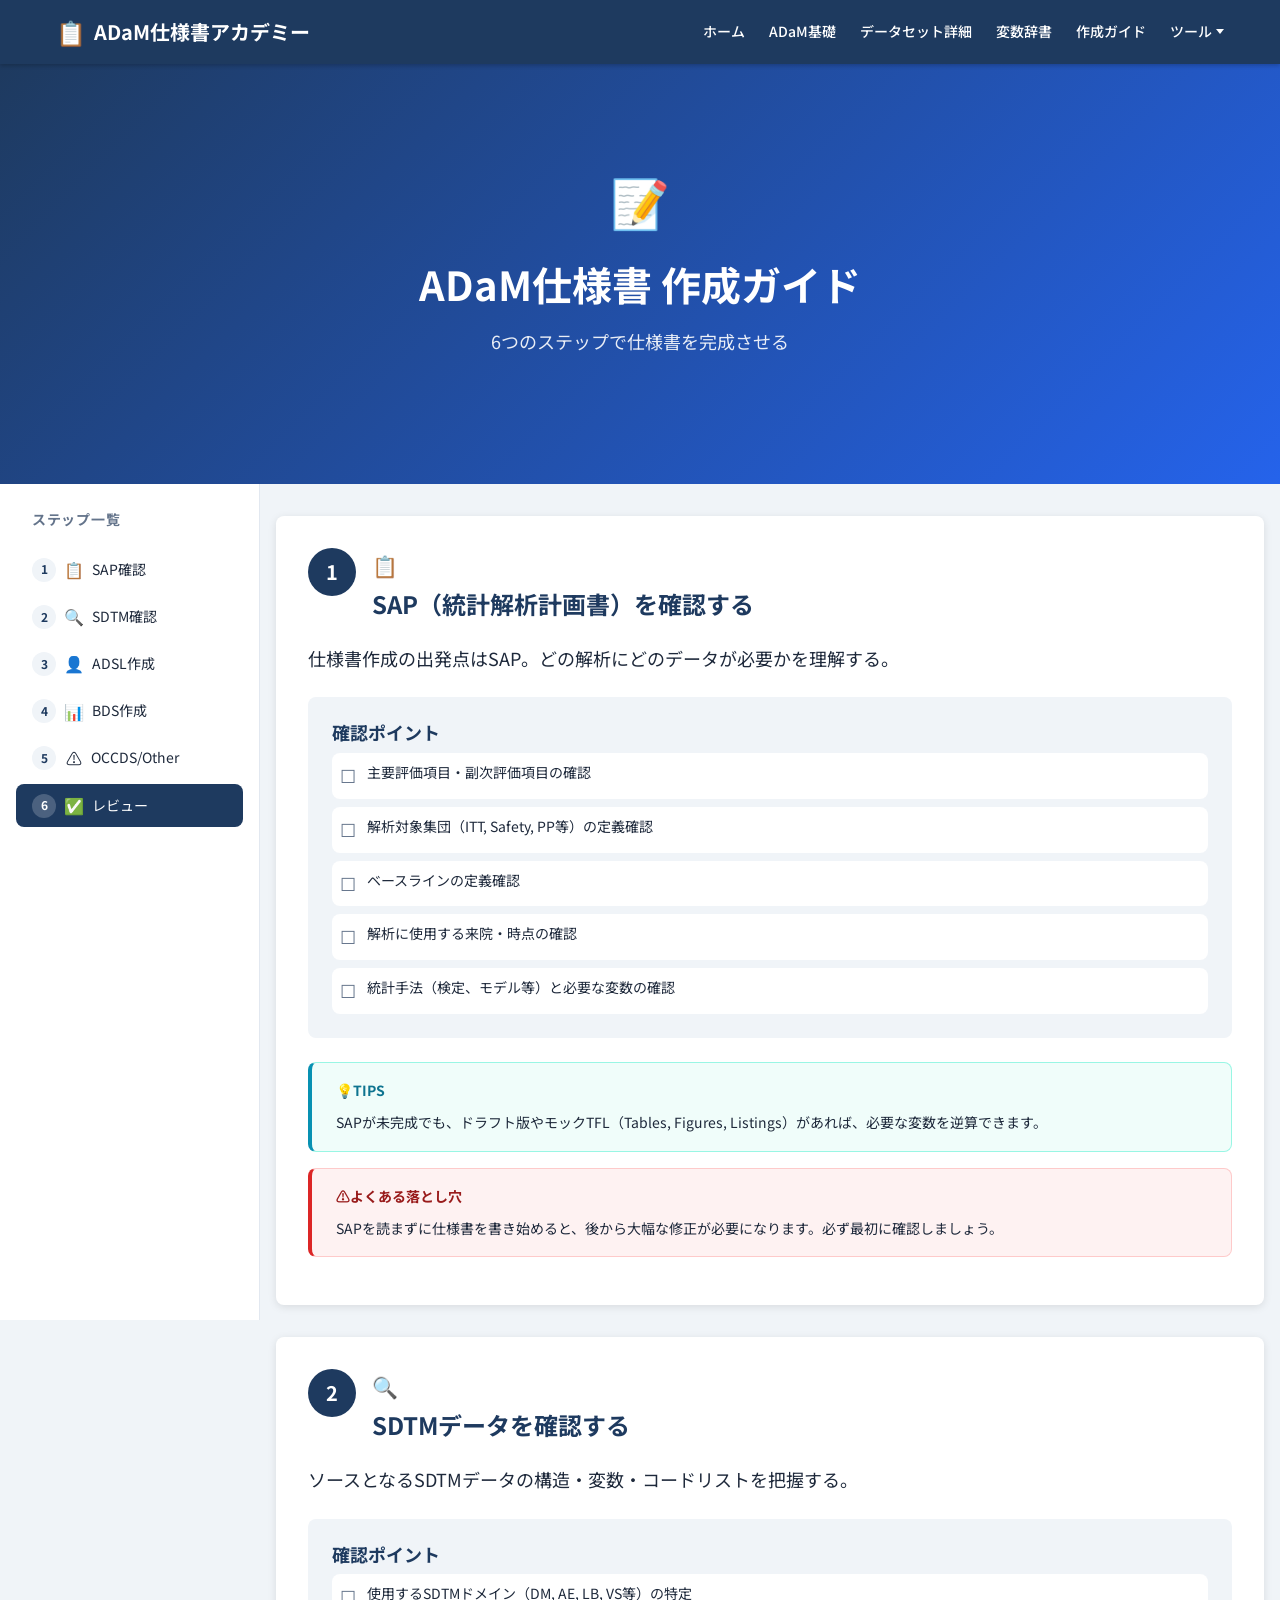
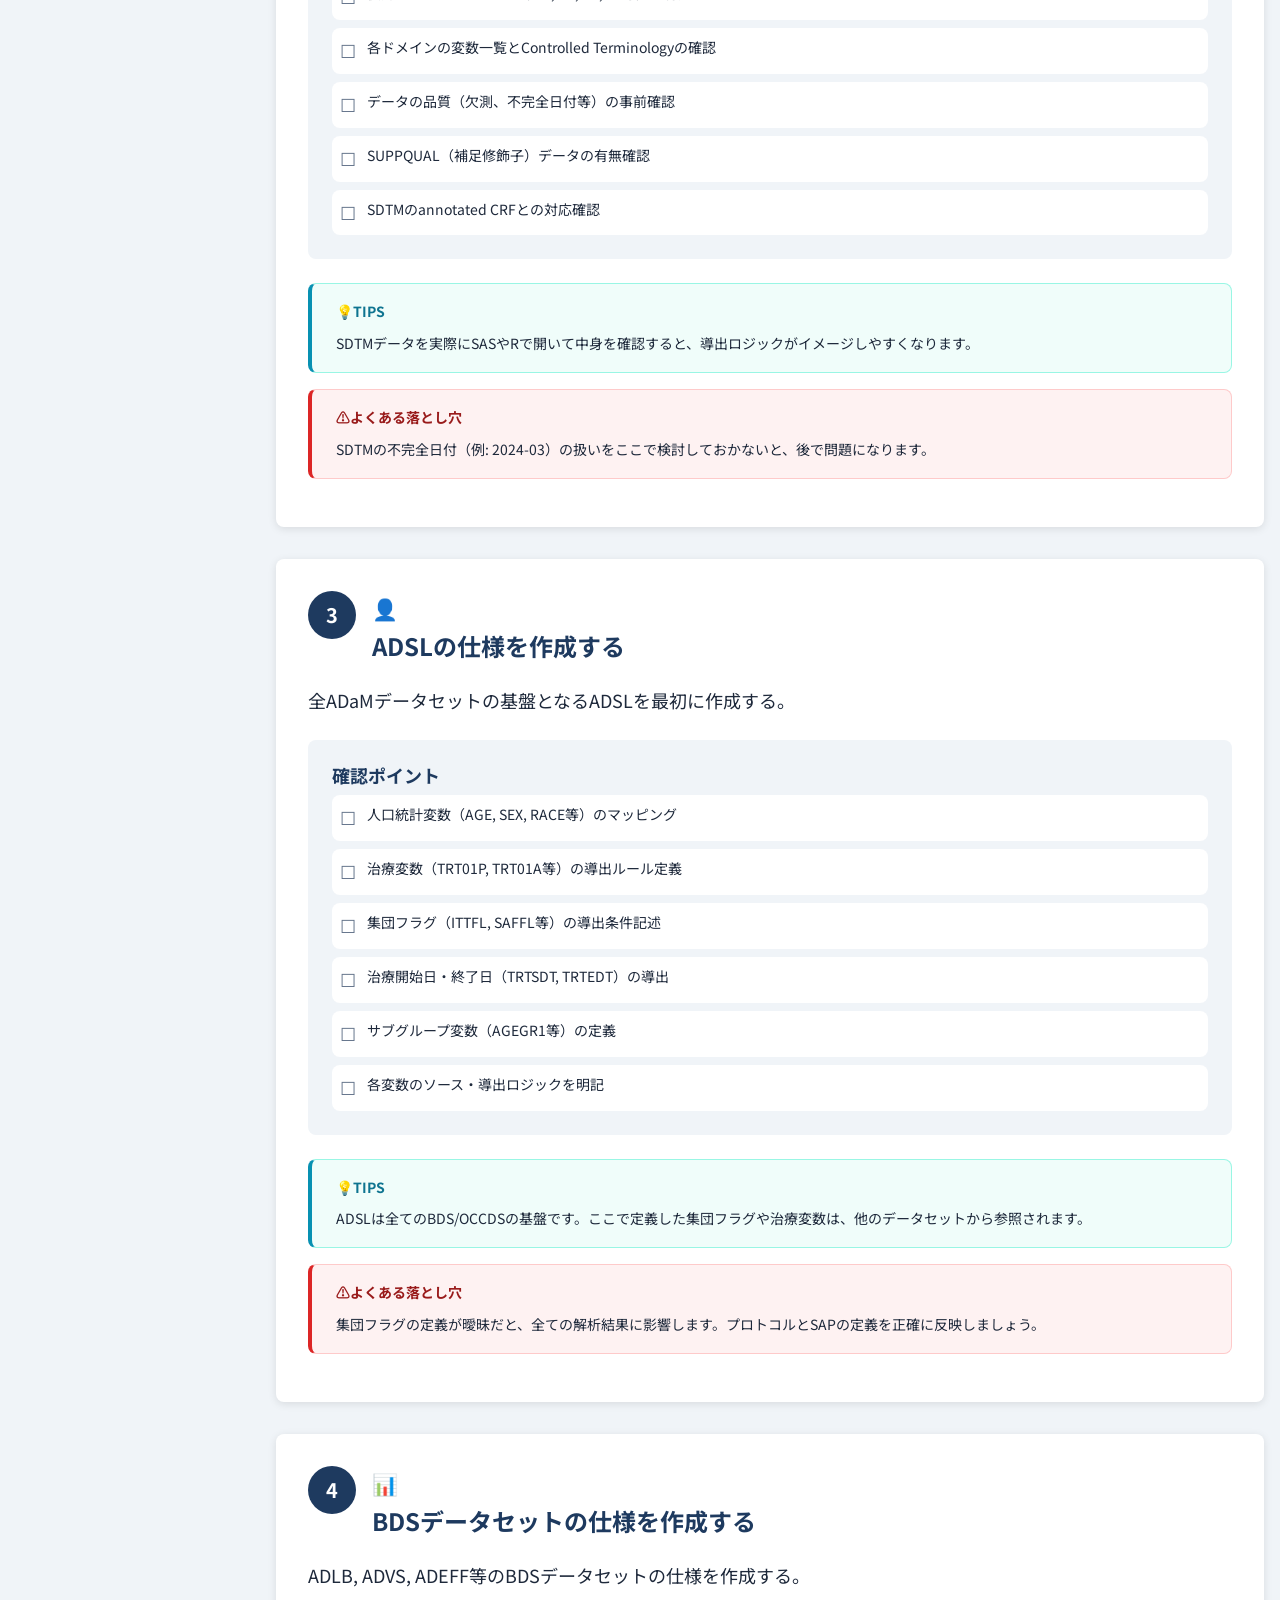
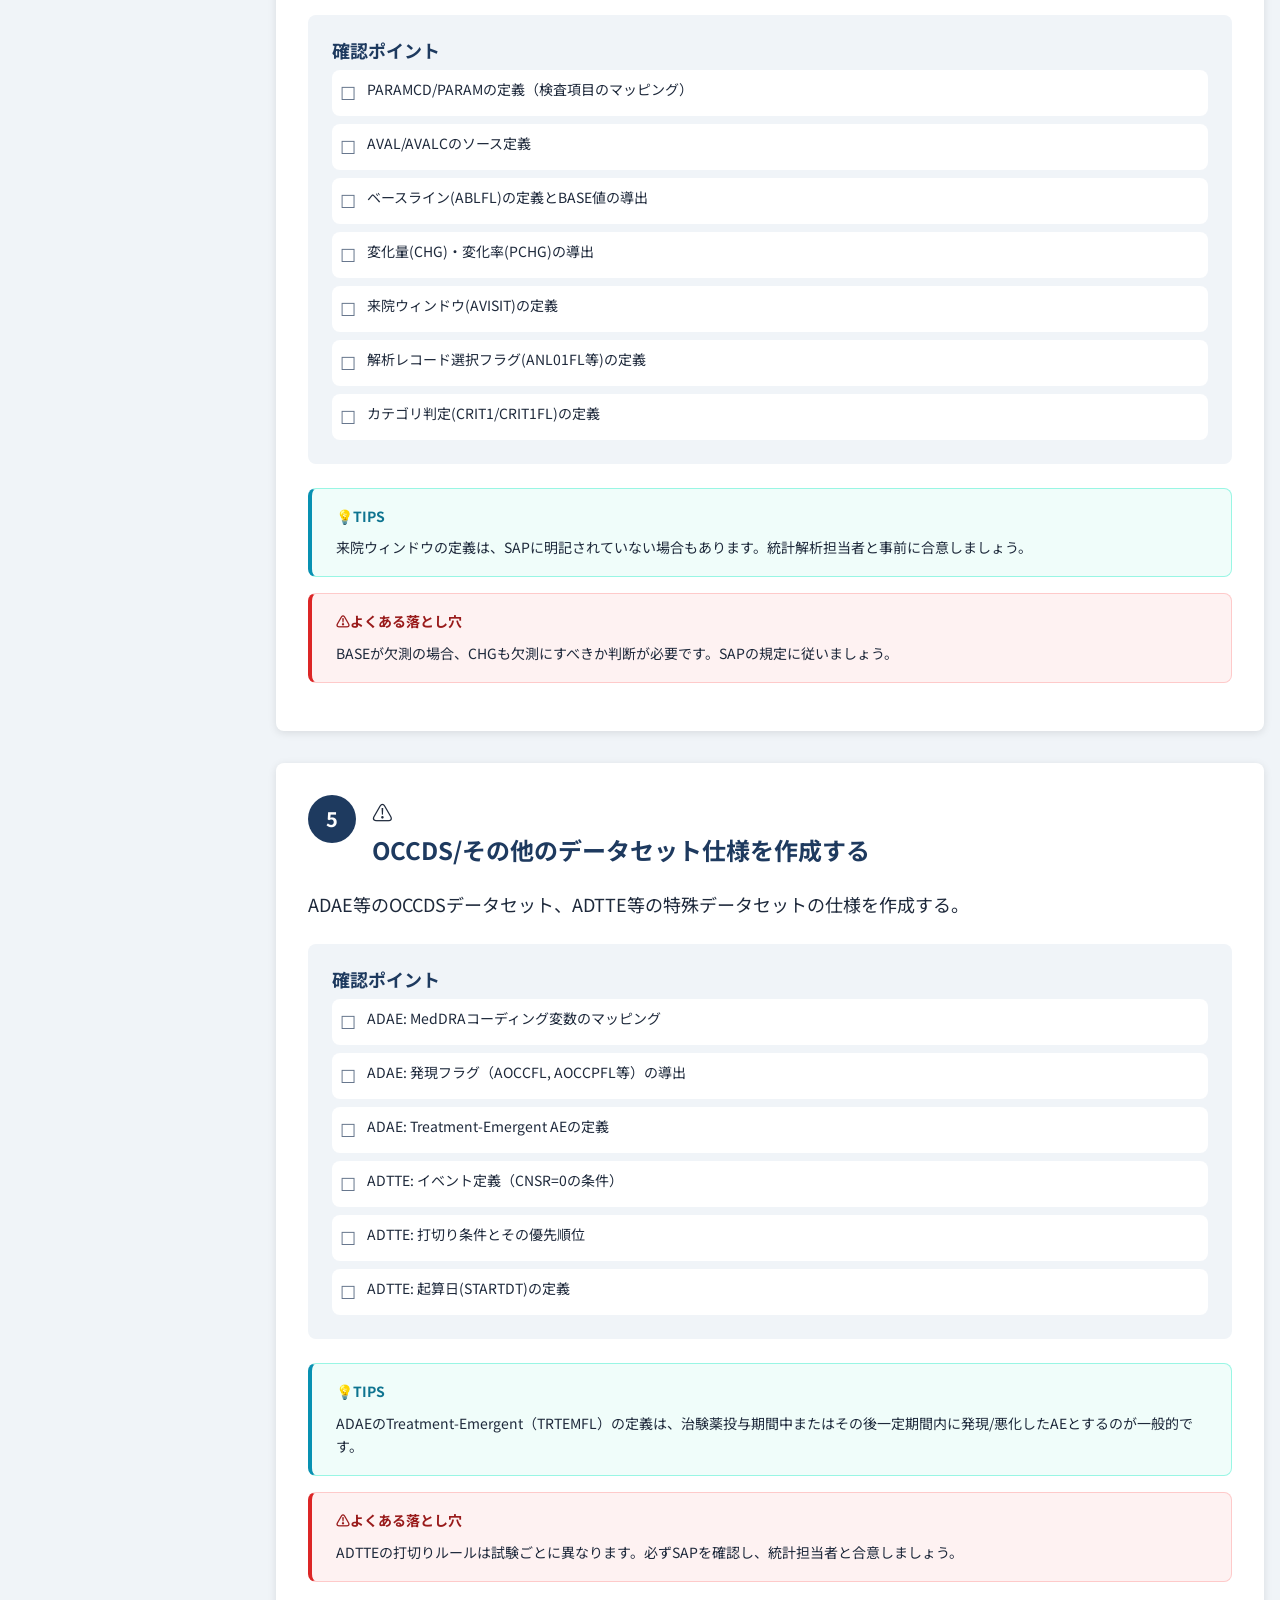
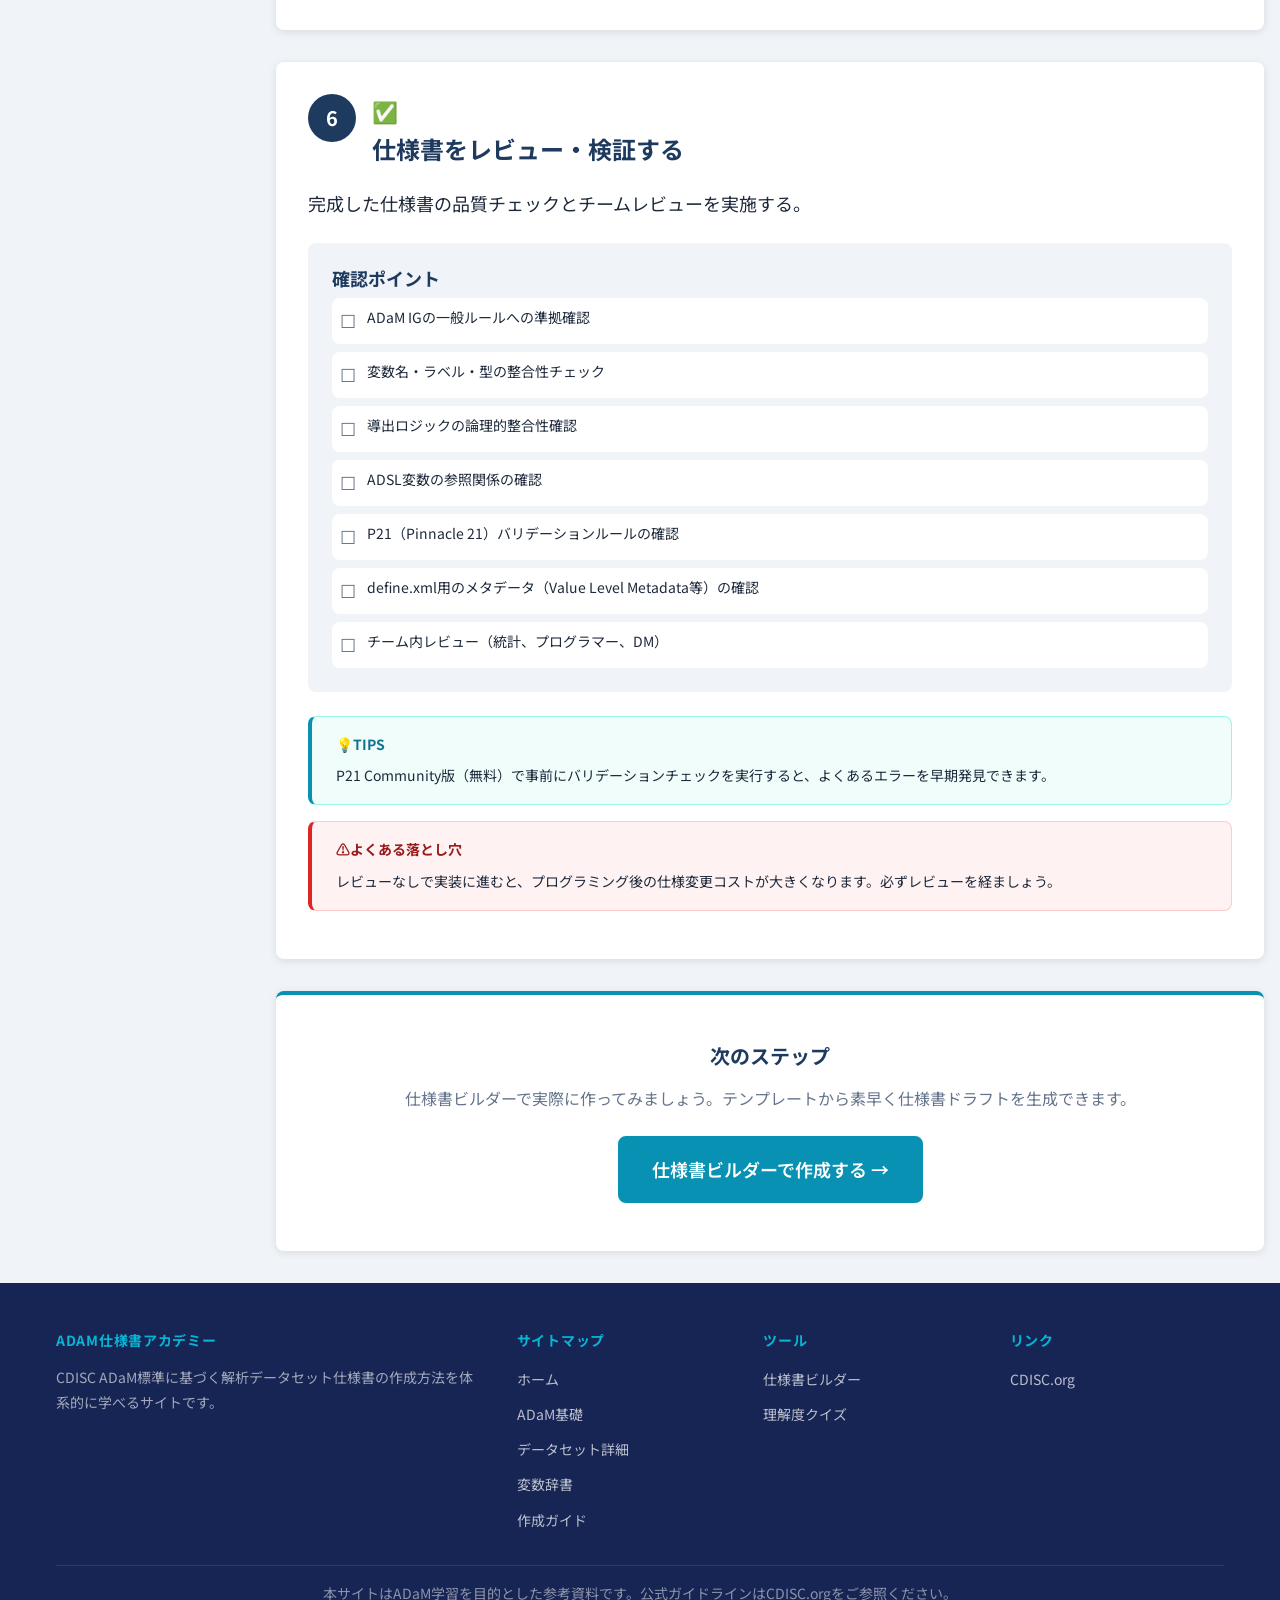
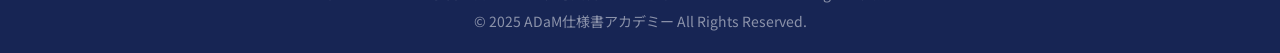
<file: guide/index.html>
<!DOCTYPE html>
<html lang="ja">
<head>
  <meta charset="UTF-8">
  <meta name="viewport" content="width=device-width, initial-scale=1.0">
  <meta name="description" content="ADaM仕様書 作成ガイド - 6つのステップでADaM仕様書を完成させる。SAP確認からレビューまで体系的に解説。">
  <title>作成ガイド | ADaM仕様書アカデミー</title>

  <!-- Google Fonts -->
  <link rel="preconnect" href="https://fonts.googleapis.com">
  <link rel="preconnect" href="https://fonts.gstatic.com" crossorigin>
  <link href="https://fonts.googleapis.com/css2?family=Noto+Sans+JP:wght@400;500;700&display=swap" rel="stylesheet">

  <!-- CSS -->
  <link rel="stylesheet" href="../css/style.css">
<!-- Google tag (gtag.js) -->
<script async src="https://www.googletagmanager.com/gtag/js?id=G-HJLCFVY5TF"></script>
<script>
  window.dataLayer = window.dataLayer || [];
  function gtag(){dataLayer.push(arguments);}
  gtag('js', new Date());
  gtag('config', 'G-HJLCFVY5TF');
</script>
</head>
<body>

  <!-- ========== ヘッダー ========== -->
  <header class="site-header">
    <div class="container header-inner">
      <a href="../index.html" class="site-logo">
        <span class="logo-icon">&#x1F4CB;</span>
        <span>ADaM仕様書アカデミー</span>
      </a>
      <nav class="nav-menu" aria-label="メインナビゲーション">
        <a href="../index.html">ホーム</a>
        <a href="../basics/index.html">ADaM基礎</a>
        <a href="../datasets/index.html">データセット詳細</a>
        <a href="../variables/index.html">変数辞書</a>
        <a href="../guide/index.html">作成ガイド</a>
        <div class="nav-dropdown" id="nav-dropdown-tools">
          <span class="nav-dropdown-toggle nav-menu-link">ツール</span>
          <div class="nav-dropdown-menu">
            <a href="../tools/builder.html">仕様書ビルダー</a>
            <a href="../tools/quiz.html">理解度クイズ</a>
          </div>
        </div>
      </nav>
      <button class="hamburger" id="hamburger" aria-label="メニューを開く" aria-expanded="false">
        <span></span>
        <span></span>
        <span></span>
      </button>
    </div>
    <nav class="mobile-menu" id="mobile-menu" aria-label="モバイルナビゲーション">
      <a href="../index.html">ホーム</a>
      <a href="../basics/index.html">ADaM基礎</a>
      <a href="../datasets/index.html">データセット詳細</a>
      <a href="../variables/index.html">変数辞書</a>
      <a href="../guide/index.html">作成ガイド</a>
      <span class="mobile-submenu-label">ツール</span>
      <div class="mobile-submenu">
        <a href="../tools/builder.html">仕様書ビルダー</a>
        <a href="../tools/quiz.html">理解度クイズ</a>
      </div>
    </nav>
  </header>

  <!-- ========== メインコンテンツ ========== -->
  <main>

    <!-- ===== ヒーロー ===== -->
    <section class="hero">
      <div class="container">
        <span class="hero-icon" aria-hidden="true">&#x1F4DD;</span>
        <h1>ADaM仕様書 作成ガイド</h1>
        <p class="hero-subtitle">6つのステップで仕様書を完成させる</p>
      </div>
    </section>

    <!-- ===== モバイル用ステップナビ（横スクロール） ===== -->
    <div class="guide-mobile-nav" id="guide-mobile-nav">
      <div class="guide-mobile-nav-inner" id="guide-mobile-nav-inner">
        <!-- JS で動的生成 -->
      </div>
    </div>

    <!-- ===== メインレイアウト ===== -->
    <div class="guide-layout">

      <!-- サイドバー（デスクトップ） -->
      <aside class="guide-sidebar" id="guide-sidebar">
        <nav class="guide-sidebar-nav" id="guide-sidebar-nav">
          <!-- JS で動的生成 -->
        </nav>
      </aside>

      <!-- メインコンテンツ -->
      <div class="guide-main">
        <div class="container">
          <div id="guide-steps-content">
            <!-- JS で動的生成 -->
          </div>

          <!-- CTA -->
          <div class="guide-cta card fade-in">
            <div class="text-center">
              <h3 class="mb-3">次のステップ</h3>
              <p class="text-light mb-4">仕様書ビルダーで実際に作ってみましょう。テンプレートから素早く仕様書ドラフトを生成できます。</p>
              <a href="../tools/builder.html" class="btn btn-primary btn-lg">仕様書ビルダーで作成する &rarr;</a>
            </div>
          </div>
        </div>
      </div>

    </div>

  </main>

  <!-- ========== フッター ========== -->
  <footer class="site-footer">
    <div class="container">
      <div class="footer-grid">
        <div class="footer-section">
          <h4>ADaM仕様書アカデミー</h4>
          <p class="text-sm" style="color: rgba(255,255,255,0.6); line-height: 1.8;">
            CDISC ADaM標準に基づく解析データセット仕様書の作成方法を体系的に学べるサイトです。
          </p>
        </div>
        <div class="footer-section">
          <h4>サイトマップ</h4>
          <ul>
            <li><a href="../index.html">ホーム</a></li>
            <li><a href="../basics/index.html">ADaM基礎</a></li>
            <li><a href="../datasets/index.html">データセット詳細</a></li>
            <li><a href="../variables/index.html">変数辞書</a></li>
            <li><a href="../guide/index.html">作成ガイド</a></li>
          </ul>
        </div>
        <div class="footer-section">
          <h4>ツール</h4>
          <ul>
            <li><a href="../tools/builder.html">仕様書ビルダー</a></li>
            <li><a href="../tools/quiz.html">理解度クイズ</a></li>
          </ul>
        </div>
        <div class="footer-section">
          <h4>リンク</h4>
          <ul>
            <li><a href="https://www.cdisc.org/" target="_blank" rel="noopener noreferrer">CDISC.org</a></li>
          </ul>
        </div>
      </div>
      <div class="footer-bottom">
        <p>本サイトはADaM学習を目的とした参考資料です。公式ガイドラインはCDISC.orgをご参照ください。</p>
        <p>&copy; 2025 ADaM仕様書アカデミー All Rights Reserved.</p>
      </div>
    </div>
  </footer>

  <!-- JS -->
  <script src="../js/data.js"></script>
  <script src="../js/main.js"></script>
  <script src="../js/guide.js"></script>
</body>
</html>
</file>
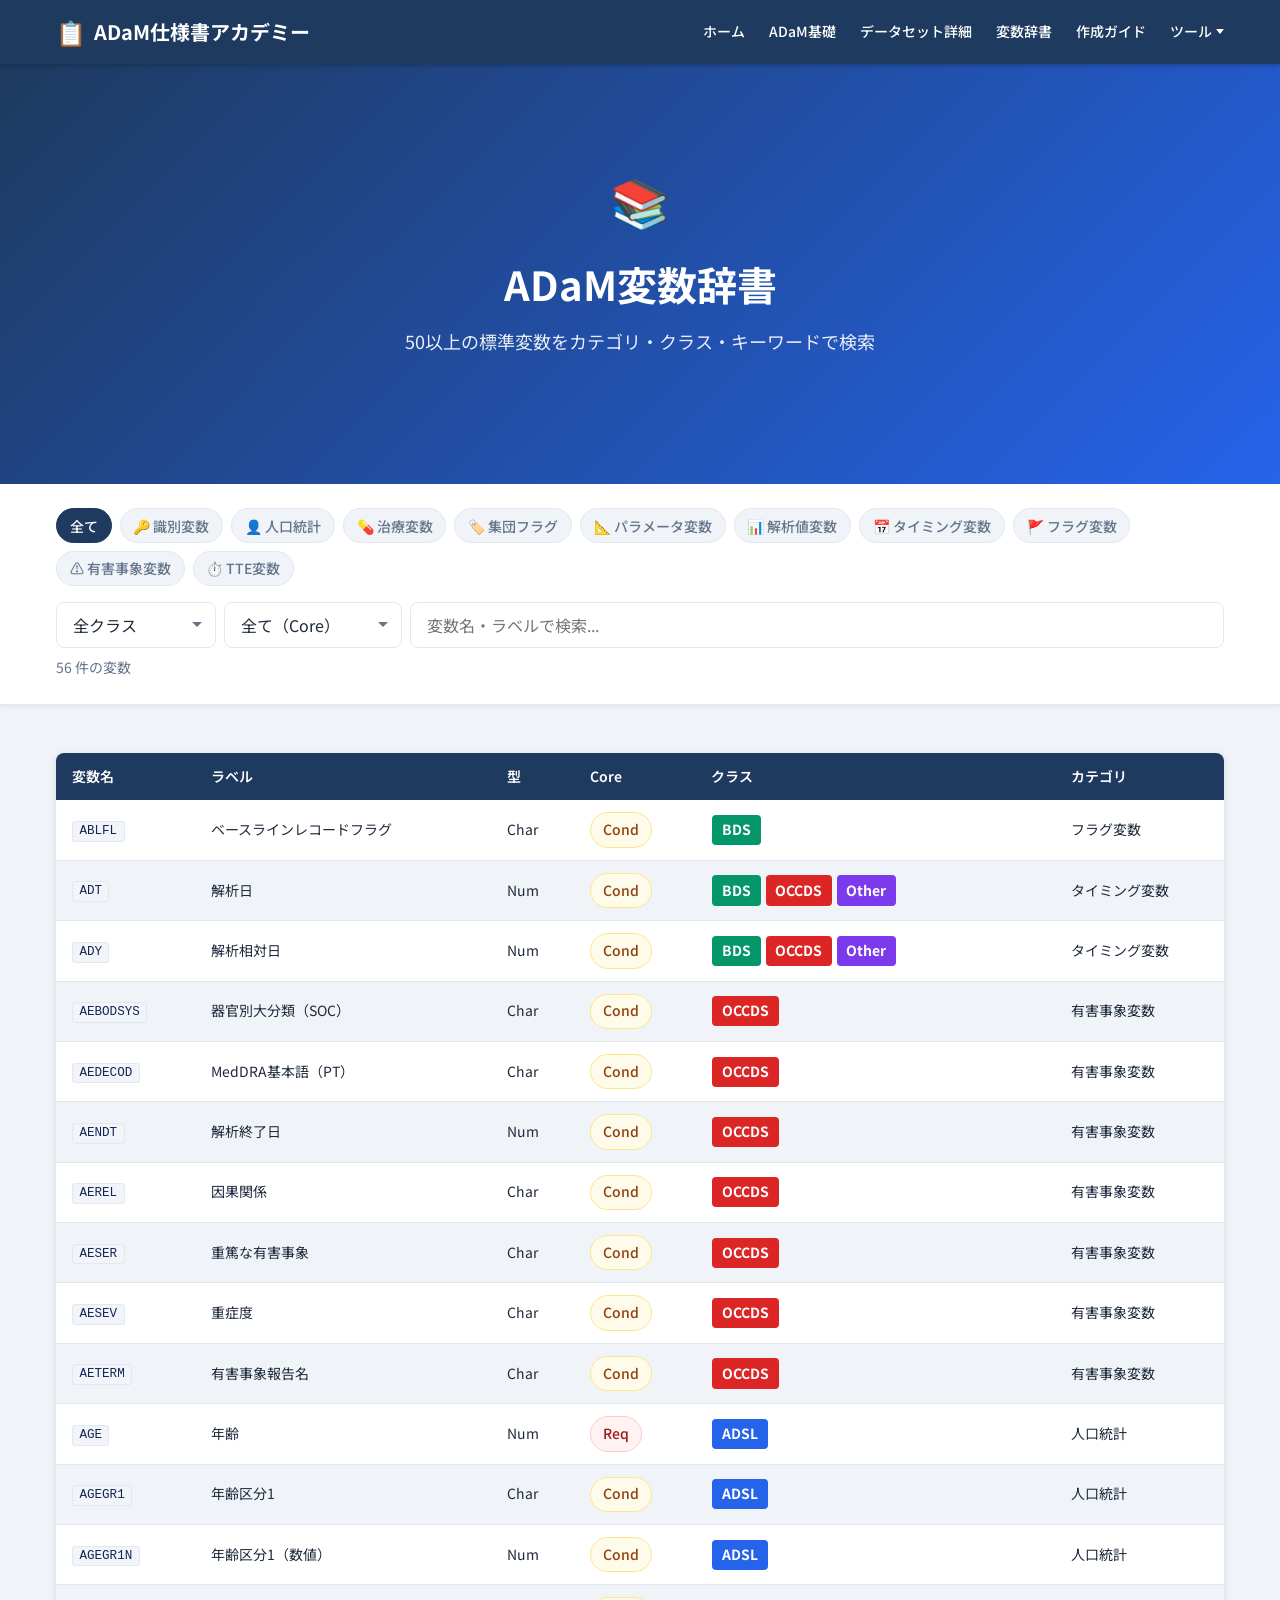
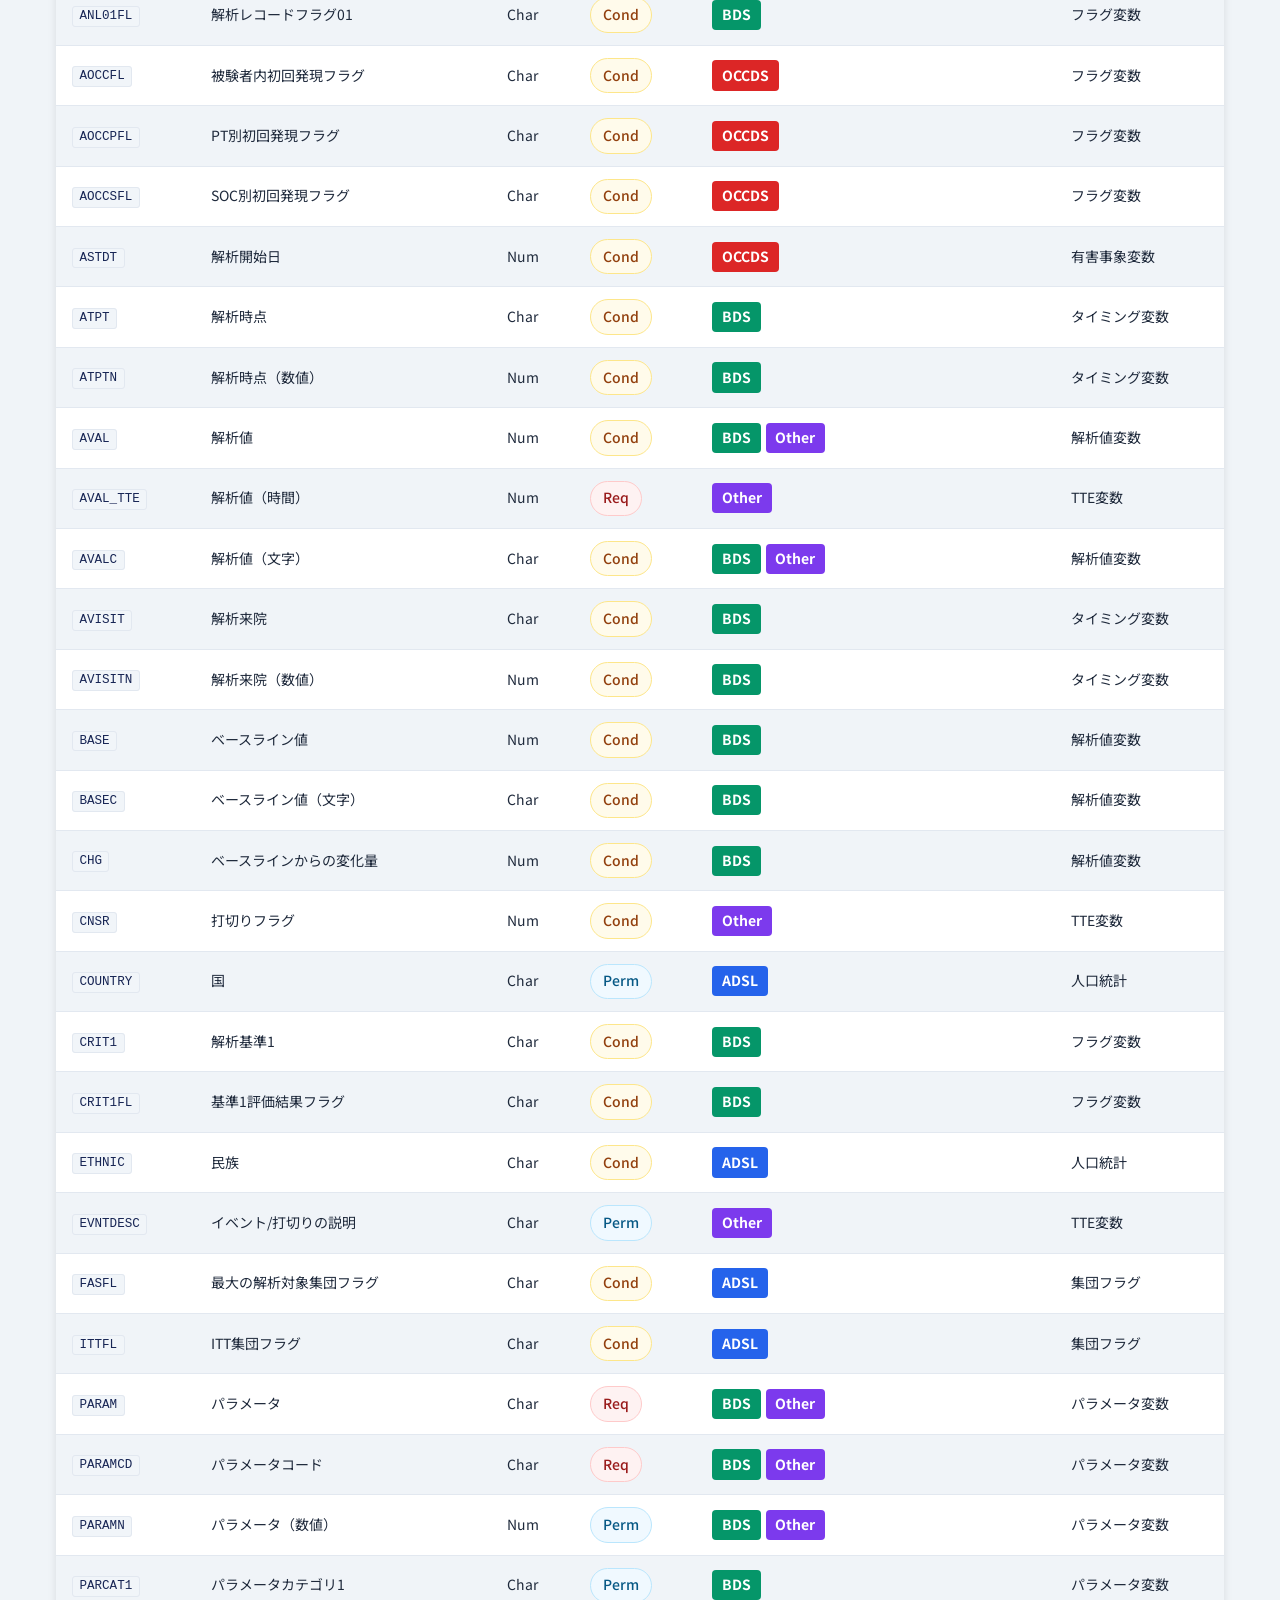
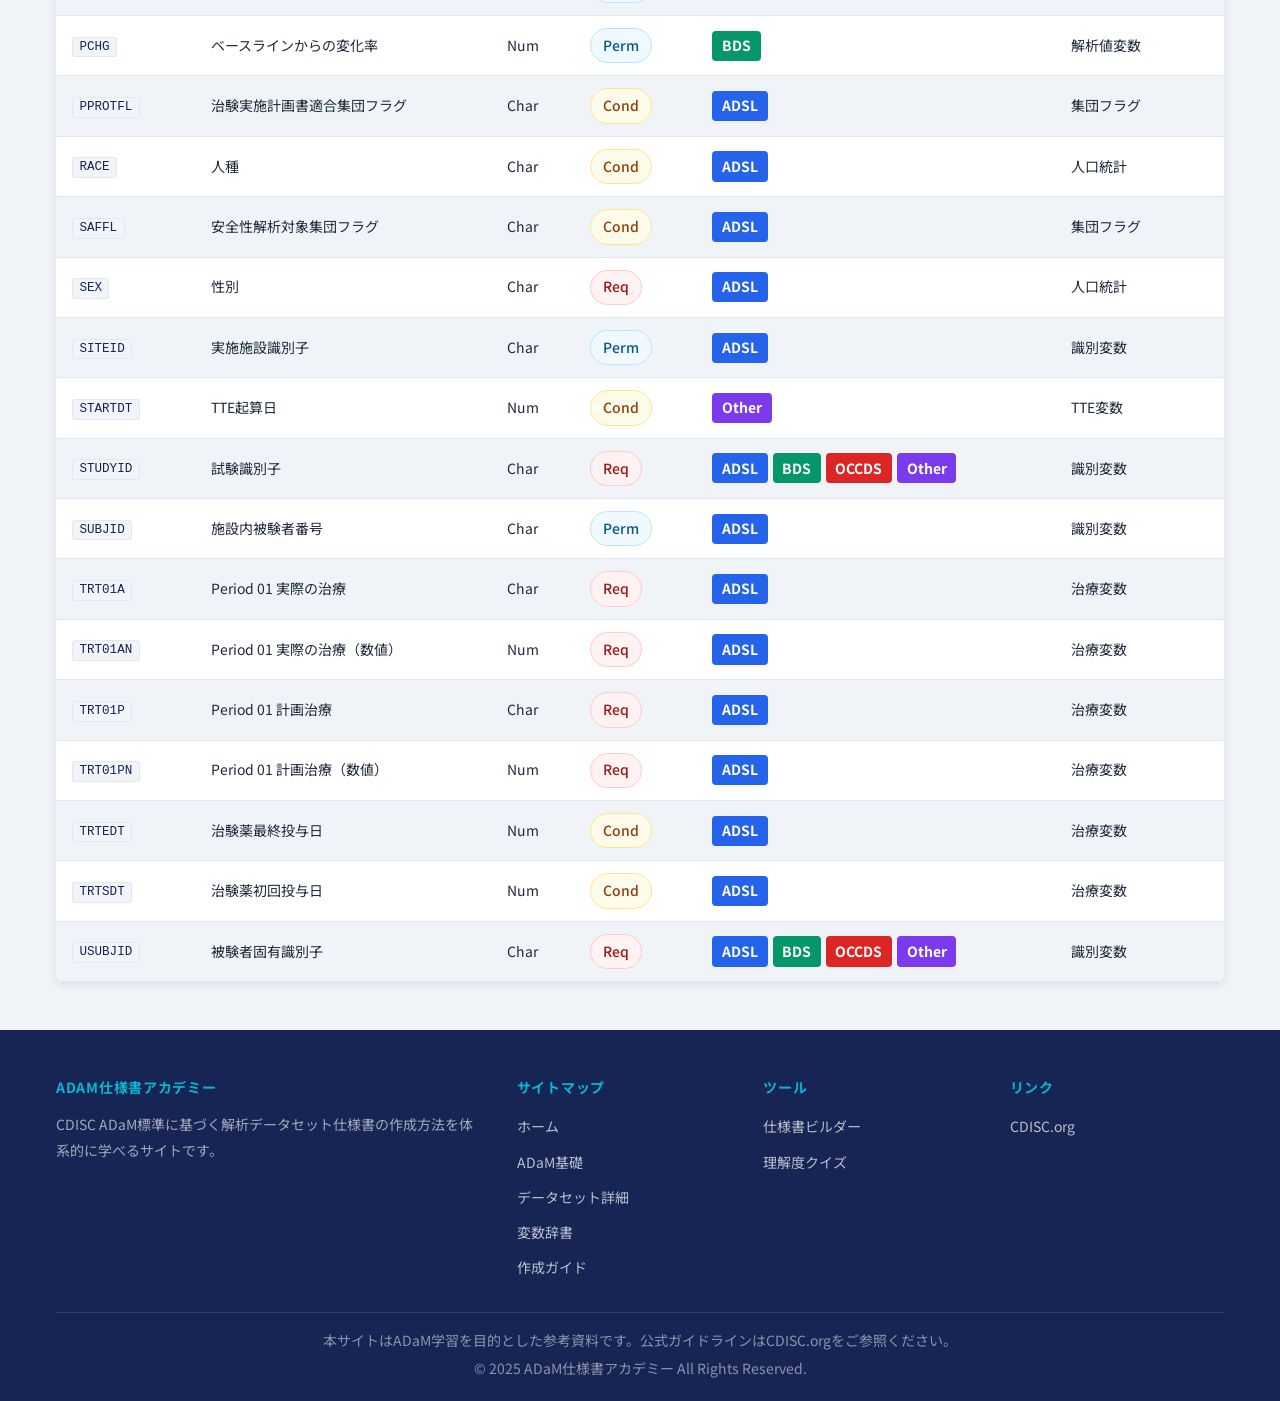
<file: variables/index.html>
<!DOCTYPE html>
<html lang="ja">
<head>
  <meta charset="UTF-8">
  <meta name="viewport" content="width=device-width, initial-scale=1.0">
  <meta name="description" content="ADaM変数辞書 - 50以上の標準変数をカテゴリ・クラス・キーワードで検索。変数名、ラベル、型、ソース、導出ロジックを網羅的に掲載。">
  <title>変数辞書 | ADaM仕様書アカデミー</title>

  <!-- Google Fonts -->
  <link rel="preconnect" href="https://fonts.googleapis.com">
  <link rel="preconnect" href="https://fonts.gstatic.com" crossorigin>
  <link href="https://fonts.googleapis.com/css2?family=Noto+Sans+JP:wght@400;500;700&display=swap" rel="stylesheet">

  <!-- CSS -->
  <link rel="stylesheet" href="../css/style.css">
<!-- Google tag (gtag.js) -->
<script async src="https://www.googletagmanager.com/gtag/js?id=G-HJLCFVY5TF"></script>
<script>
  window.dataLayer = window.dataLayer || [];
  function gtag(){dataLayer.push(arguments);}
  gtag('js', new Date());
  gtag('config', 'G-HJLCFVY5TF');
</script>
</head>
<body>

  <!-- ========== ヘッダー ========== -->
  <header class="site-header">
    <div class="container header-inner">
      <a href="../index.html" class="site-logo">
        <span class="logo-icon">&#x1F4CB;</span>
        <span>ADaM仕様書アカデミー</span>
      </a>
      <nav class="nav-menu" aria-label="メインナビゲーション">
        <a href="../index.html">ホーム</a>
        <a href="../basics/index.html">ADaM基礎</a>
        <a href="../datasets/index.html">データセット詳細</a>
        <a href="../variables/index.html">変数辞書</a>
        <a href="../guide/index.html">作成ガイド</a>
        <div class="nav-dropdown" id="nav-dropdown-tools">
          <span class="nav-dropdown-toggle nav-menu-link">ツール</span>
          <div class="nav-dropdown-menu">
            <a href="../tools/builder.html">仕様書ビルダー</a>
            <a href="../tools/quiz.html">理解度クイズ</a>
          </div>
        </div>
      </nav>
      <button class="hamburger" id="hamburger" aria-label="メニューを開く" aria-expanded="false">
        <span></span>
        <span></span>
        <span></span>
      </button>
    </div>
    <nav class="mobile-menu" id="mobile-menu" aria-label="モバイルナビゲーション">
      <a href="../index.html">ホーム</a>
      <a href="../basics/index.html">ADaM基礎</a>
      <a href="../datasets/index.html">データセット詳細</a>
      <a href="../variables/index.html">変数辞書</a>
      <a href="../guide/index.html">作成ガイド</a>
      <span class="mobile-submenu-label">ツール</span>
      <div class="mobile-submenu">
        <a href="../tools/builder.html">仕様書ビルダー</a>
        <a href="../tools/quiz.html">理解度クイズ</a>
      </div>
    </nav>
  </header>

  <!-- ========== メインコンテンツ ========== -->
  <main>

    <!-- ===== ヒーロー ===== -->
    <section class="hero">
      <div class="container">
        <span class="hero-icon" aria-hidden="true">&#x1F4DA;</span>
        <h1>ADaM変数辞書</h1>
        <p class="hero-subtitle">50以上の標準変数をカテゴリ・クラス・キーワードで検索</p>
      </div>
    </section>

    <!-- ===== フィルターバー ===== -->
    <div class="filter-bar">
      <div class="container">
        <!-- カテゴリタブ -->
        <div class="filter-tabs mb-3" id="var-category-tabs">
          <button class="filter-tab active" data-category="all">全て</button>
          <!-- JS で動的生成 -->
        </div>

        <!-- フィルタコントロール -->
        <div class="var-filter-controls">
          <div class="var-filter-item">
            <select class="form-select" id="var-class-filter">
              <option value="all">全クラス</option>
              <option value="adsl">ADSL</option>
              <option value="bds">BDS</option>
              <option value="occds">OCCDS</option>
              <option value="other">Other</option>
            </select>
          </div>
          <div class="var-filter-item">
            <select class="form-select" id="var-core-filter">
              <option value="all">全て（Core）</option>
              <option value="Req">Req（必須）</option>
              <option value="Cond">Cond（条件付）</option>
              <option value="Perm">Perm（任意）</option>
            </select>
          </div>
          <div class="var-filter-item var-filter-search">
            <input type="text" class="form-input" id="var-search" placeholder="変数名・ラベルで検索...">
          </div>
        </div>

        <!-- 結果件数 -->
        <div class="var-result-count mt-2" id="var-result-count">
          <span id="var-count-text">0 件の変数</span>
        </div>
      </div>
    </div>

    <!-- ===== 変数一覧テーブル ===== -->
    <section class="section">
      <div class="container">
        <div class="table-responsive-cards">
          <div class="table-wrapper">
            <table class="data-table" id="var-table">
              <thead>
                <tr>
                  <th class="var-sortable" data-sort="id">変数名 <span class="sort-indicator"></span></th>
                  <th class="var-sortable" data-sort="labelJa">ラベル <span class="sort-indicator"></span></th>
                  <th class="var-sortable" data-sort="type">型 <span class="sort-indicator"></span></th>
                  <th class="var-sortable" data-sort="core">Core <span class="sort-indicator"></span></th>
                  <th>クラス</th>
                  <th class="var-sortable" data-sort="category">カテゴリ <span class="sort-indicator"></span></th>
                </tr>
              </thead>
              <tbody id="var-table-body">
                <!-- JS で動的生成 -->
              </tbody>
            </table>
          </div>
        </div>
      </div>
    </section>

  </main>

  <!-- ========== フッター ========== -->
  <footer class="site-footer">
    <div class="container">
      <div class="footer-grid">
        <div class="footer-section">
          <h4>ADaM仕様書アカデミー</h4>
          <p class="text-sm" style="color: rgba(255,255,255,0.6); line-height: 1.8;">
            CDISC ADaM標準に基づく解析データセット仕様書の作成方法を体系的に学べるサイトです。
          </p>
        </div>
        <div class="footer-section">
          <h4>サイトマップ</h4>
          <ul>
            <li><a href="../index.html">ホーム</a></li>
            <li><a href="../basics/index.html">ADaM基礎</a></li>
            <li><a href="../datasets/index.html">データセット詳細</a></li>
            <li><a href="../variables/index.html">変数辞書</a></li>
            <li><a href="../guide/index.html">作成ガイド</a></li>
          </ul>
        </div>
        <div class="footer-section">
          <h4>ツール</h4>
          <ul>
            <li><a href="../tools/builder.html">仕様書ビルダー</a></li>
            <li><a href="../tools/quiz.html">理解度クイズ</a></li>
          </ul>
        </div>
        <div class="footer-section">
          <h4>リンク</h4>
          <ul>
            <li><a href="https://www.cdisc.org/" target="_blank" rel="noopener noreferrer">CDISC.org</a></li>
          </ul>
        </div>
      </div>
      <div class="footer-bottom">
        <p>本サイトはADaM学習を目的とした参考資料です。公式ガイドラインはCDISC.orgをご参照ください。</p>
        <p>&copy; 2025 ADaM仕様書アカデミー All Rights Reserved.</p>
      </div>
    </div>
  </footer>

  <!-- JS -->
  <script src="../js/data.js"></script>
  <script src="../js/main.js"></script>
  <script src="../js/variables.js"></script>
</body>
</html>
</file>
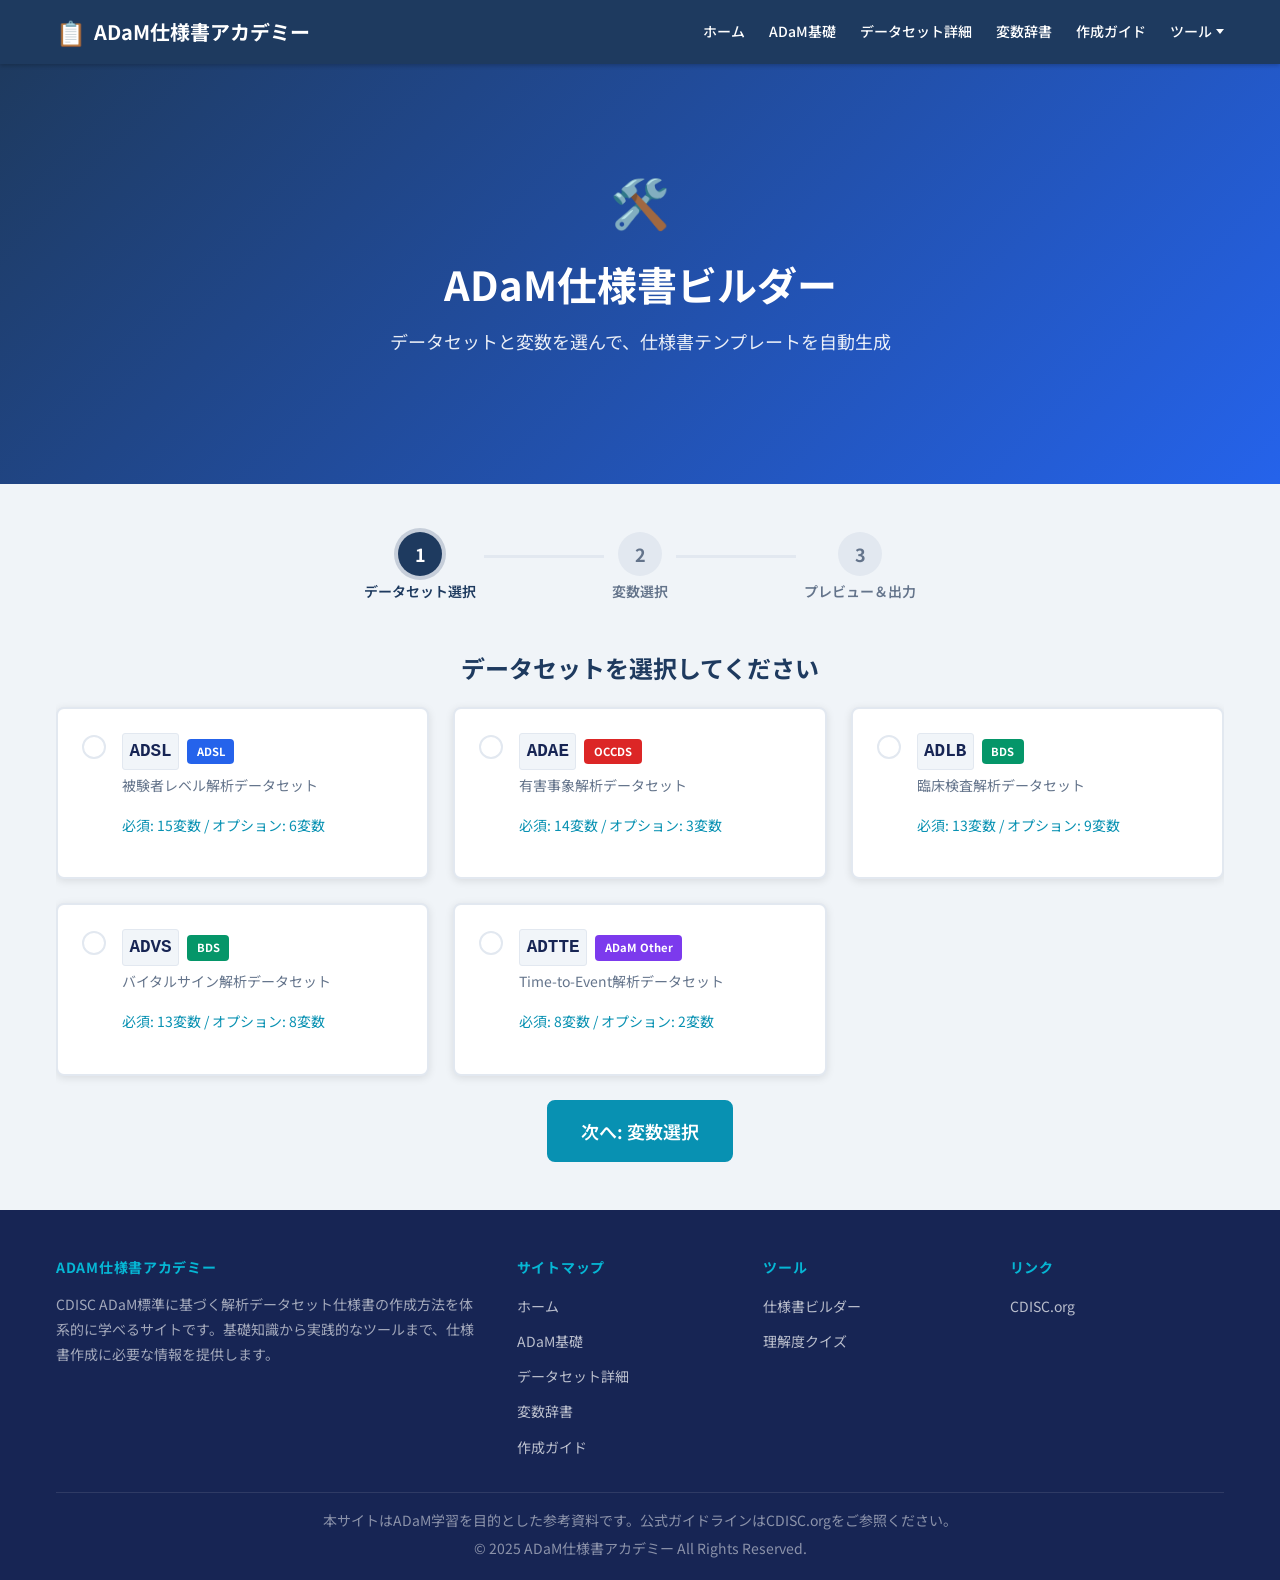
<file: tools/builder.html>
<!DOCTYPE html>
<html lang="ja">
<head>
  <meta charset="UTF-8">
  <meta name="viewport" content="width=device-width, initial-scale=1.0">
  <meta name="description" content="ADaM仕様書ビルダー - データセットと変数を選んで仕様書テンプレートを自動生成。CSV出力・クリップボードコピー対応。">
  <title>仕様書ビルダー | ADaM仕様書アカデミー</title>

  <!-- Google Fonts -->
  <link rel="preconnect" href="https://fonts.googleapis.com">
  <link rel="preconnect" href="https://fonts.gstatic.com" crossorigin>
  <link href="https://fonts.googleapis.com/css2?family=Noto+Sans+JP:wght@400;500;700&display=swap" rel="stylesheet">

  <!-- CSS -->
  <link rel="stylesheet" href="../css/style.css">
<!-- Google tag (gtag.js) -->
<script async src="https://www.googletagmanager.com/gtag/js?id=G-HJLCFVY5TF"></script>
<script>
  window.dataLayer = window.dataLayer || [];
  function gtag(){dataLayer.push(arguments);}
  gtag('js', new Date());
  gtag('config', 'G-HJLCFVY5TF');
</script>
</head>
<body>

  <!-- ========== ヘッダー ========== -->
  <header class="site-header">
    <div class="container header-inner">
      <a href="../index.html" class="site-logo">
        <span class="logo-icon">&#x1F4CB;</span>
        <span>ADaM仕様書アカデミー</span>
      </a>

      <!-- デスクトップナビ -->
      <nav class="nav-menu" aria-label="メインナビゲーション">
        <a href="../index.html">ホーム</a>
        <a href="../basics/index.html">ADaM基礎</a>
        <a href="../datasets/index.html">データセット詳細</a>
        <a href="../variables/index.html">変数辞書</a>
        <a href="../guide/index.html">作成ガイド</a>
        <div class="nav-dropdown" id="nav-dropdown-tools">
          <span class="nav-dropdown-toggle nav-menu-link">ツール</span>
          <div class="nav-dropdown-menu">
            <a href="builder.html">仕様書ビルダー</a>
            <a href="quiz.html">理解度クイズ</a>
          </div>
        </div>
      </nav>

      <!-- ハンバーガー -->
      <button class="hamburger" id="hamburger" aria-label="メニューを開く" aria-expanded="false">
        <span></span>
        <span></span>
        <span></span>
      </button>
    </div>

    <!-- モバイルメニュー -->
    <nav class="mobile-menu" id="mobile-menu" aria-label="モバイルナビゲーション">
      <a href="../index.html">ホーム</a>
      <a href="../basics/index.html">ADaM基礎</a>
      <a href="../datasets/index.html">データセット詳細</a>
      <a href="../variables/index.html">変数辞書</a>
      <a href="../guide/index.html">作成ガイド</a>
      <span class="mobile-submenu-label">ツール</span>
      <div class="mobile-submenu">
        <a href="builder.html">仕様書ビルダー</a>
        <a href="quiz.html">理解度クイズ</a>
      </div>
    </nav>
  </header>

  <!-- ========== メインコンテンツ ========== -->
  <main>

    <!-- ===== ヒーロー ===== -->
    <section class="hero">
      <div class="container">
        <span class="hero-icon" aria-hidden="true">&#x1F6E0;&#xFE0F;</span>
        <h1>ADaM仕様書ビルダー</h1>
        <p class="hero-subtitle">データセットと変数を選んで、仕様書テンプレートを自動生成</p>
      </div>
    </section>

    <!-- ===== ステップインジケーター ===== -->
    <section class="section" style="padding-bottom: 0;">
      <div class="container">
        <div class="wizard-indicator" id="wizard-indicator">
          <div class="wizard-step active" data-step="1">
            <div class="wizard-step-number">1</div>
            <div class="wizard-step-label">データセット選択</div>
          </div>
          <div class="wizard-step-line"></div>
          <div class="wizard-step" data-step="2">
            <div class="wizard-step-number">2</div>
            <div class="wizard-step-label">変数選択</div>
          </div>
          <div class="wizard-step-line"></div>
          <div class="wizard-step" data-step="3">
            <div class="wizard-step-number">3</div>
            <div class="wizard-step-label">プレビュー＆出力</div>
          </div>
        </div>
      </div>
    </section>

    <!-- ===== ウィザード本体 ===== -->
    <section class="section">
      <div class="container">
        <div class="wizard-viewport">
          <div class="wizard-slides" id="wizard-slides">

            <!-- ステップ1: データセット選択 -->
            <div class="wizard-slide active" id="step-1">
              <h2 class="text-center mb-4">データセットを選択してください</h2>
              <div class="dataset-cards grid grid-3" id="dataset-cards">
                <!-- JS で生成 -->
              </div>
              <div class="wizard-nav text-center mt-4">
                <button class="btn btn-primary btn-lg" id="btn-next-1" disabled>次へ: 変数選択</button>
              </div>
            </div>

            <!-- ステップ2: 変数選択 -->
            <div class="wizard-slide" id="step-2">
              <h2 class="text-center mb-3">変数を選択してください</h2>
              <p class="text-center text-light text-sm mb-4">チェックマーク付きの変数は必須です（解除不可）</p>

              <div class="var-selection-container" id="var-selection-container">
                <!-- 必須変数 -->
                <div class="var-group">
                  <h3 class="var-group-title">必須変数 (Required)</h3>
                  <div class="var-checklist" id="required-vars-list">
                    <!-- JS で生成 -->
                  </div>
                </div>

                <!-- オプション変数 -->
                <div class="var-group">
                  <h3 class="var-group-title">オプション変数 (Optional)</h3>
                  <div class="var-checklist" id="optional-vars-list">
                    <!-- JS で生成 -->
                  </div>
                </div>

                <!-- 追加変数 -->
                <div class="var-group">
                  <div class="flex-between">
                    <h3 class="var-group-title mb-0">追加変数</h3>
                    <button class="btn btn-sm btn-outline" id="btn-add-var">+ 変数を追加</button>
                  </div>
                  <div class="var-checklist" id="additional-vars-list">
                    <p class="text-sm text-light" id="no-additional-msg">追加変数はまだありません</p>
                  </div>
                </div>
              </div>

              <div class="wizard-nav flex-between mt-4">
                <button class="btn btn-outline" id="btn-back-2">戻る</button>
                <button class="btn btn-primary" id="btn-next-2">次へ: プレビュー</button>
              </div>
            </div>

            <!-- ステップ3: プレビュー＆出力 -->
            <div class="wizard-slide" id="step-3">
              <div class="spec-header card mb-4" id="spec-header">
                <!-- JS で生成 -->
              </div>

              <div class="spec-actions flex-between mb-3">
                <h2 class="mb-0">変数一覧</h2>
                <div class="flex gap-2">
                  <button class="btn btn-sm btn-outline" id="btn-copy">クリップボードにコピー</button>
                  <button class="btn btn-sm btn-primary" id="btn-csv">CSVダウンロード</button>
                </div>
              </div>

              <div class="table-wrapper mb-4">
                <table class="data-table" id="spec-table">
                  <thead>
                    <tr>
                      <th style="width:50px;">No.</th>
                      <th style="width:110px;">変数名</th>
                      <th>ラベル</th>
                      <th style="width:60px;">型</th>
                      <th style="width:60px;">長さ</th>
                      <th style="width:70px;">Core</th>
                      <th style="min-width:200px;">ソース/導出方法</th>
                    </tr>
                  </thead>
                  <tbody id="spec-table-body">
                    <!-- JS で生成 -->
                  </tbody>
                </table>
              </div>

              <div class="wizard-nav flex-between mt-4">
                <button class="btn btn-outline" id="btn-back-3">戻る</button>
                <div class="flex gap-2">
                  <button class="btn btn-outline" id="btn-copy-bottom">クリップボードにコピー</button>
                  <button class="btn btn-primary" id="btn-csv-bottom">CSVダウンロード</button>
                </div>
              </div>
            </div>

          </div>
        </div>
      </div>
    </section>

    <!-- ===== 変数追加モーダル ===== -->
    <div class="modal-overlay" id="add-var-modal">
      <div class="modal-content">
        <div class="modal-header flex-between">
          <h3 class="mb-0">変数を追加</h3>
          <button class="modal-close" id="modal-close" aria-label="閉じる">&times;</button>
        </div>
        <div class="modal-body">
          <div class="form-group">
            <label class="form-label" for="var-search">変数を検索</label>
            <input type="text" class="form-input" id="var-search" placeholder="変数名またはラベルで検索...">
          </div>
          <div class="modal-var-list" id="modal-var-list">
            <!-- JS で生成 -->
          </div>
        </div>
        <div class="modal-footer">
          <button class="btn btn-outline btn-sm" id="modal-cancel">キャンセル</button>
          <button class="btn btn-primary btn-sm" id="modal-add">選択した変数を追加</button>
        </div>
      </div>
    </div>

    <!-- ===== コピー完了トースト ===== -->
    <div class="toast" id="toast">
      <span class="toast-icon">&#x2714;</span>
      <span class="toast-message">クリップボードにコピーしました</span>
    </div>

  </main>

  <!-- ========== フッター ========== -->
  <footer class="site-footer">
    <div class="container">
      <div class="footer-grid">

        <div class="footer-section">
          <h4>ADaM仕様書アカデミー</h4>
          <p class="text-sm" style="color: rgba(255,255,255,0.6); line-height: 1.8;">
            CDISC ADaM標準に基づく解析データセット仕様書の作成方法を体系的に学べるサイトです。基礎知識から実践的なツールまで、仕様書作成に必要な情報を提供します。
          </p>
        </div>

        <div class="footer-section">
          <h4>サイトマップ</h4>
          <ul>
            <li><a href="../index.html">ホーム</a></li>
            <li><a href="../basics/index.html">ADaM基礎</a></li>
            <li><a href="../datasets/index.html">データセット詳細</a></li>
            <li><a href="../variables/index.html">変数辞書</a></li>
            <li><a href="../guide/index.html">作成ガイド</a></li>
          </ul>
        </div>

        <div class="footer-section">
          <h4>ツール</h4>
          <ul>
            <li><a href="builder.html">仕様書ビルダー</a></li>
            <li><a href="quiz.html">理解度クイズ</a></li>
          </ul>
        </div>

        <div class="footer-section">
          <h4>リンク</h4>
          <ul>
            <li><a href="https://www.cdisc.org/" target="_blank" rel="noopener noreferrer">CDISC.org</a></li>
          </ul>
        </div>

      </div>

      <div class="footer-bottom">
        <p>本サイトはADaM学習を目的とした参考資料です。公式ガイドラインはCDISC.orgをご参照ください。</p>
        <p>&copy; 2025 ADaM仕様書アカデミー All Rights Reserved.</p>
      </div>
    </div>
  </footer>

  <!-- JS -->
  <script src="../js/data.js"></script>
  <script src="../js/main.js"></script>
  <script src="../js/builder.js"></script>
</body>
</html>
</file>
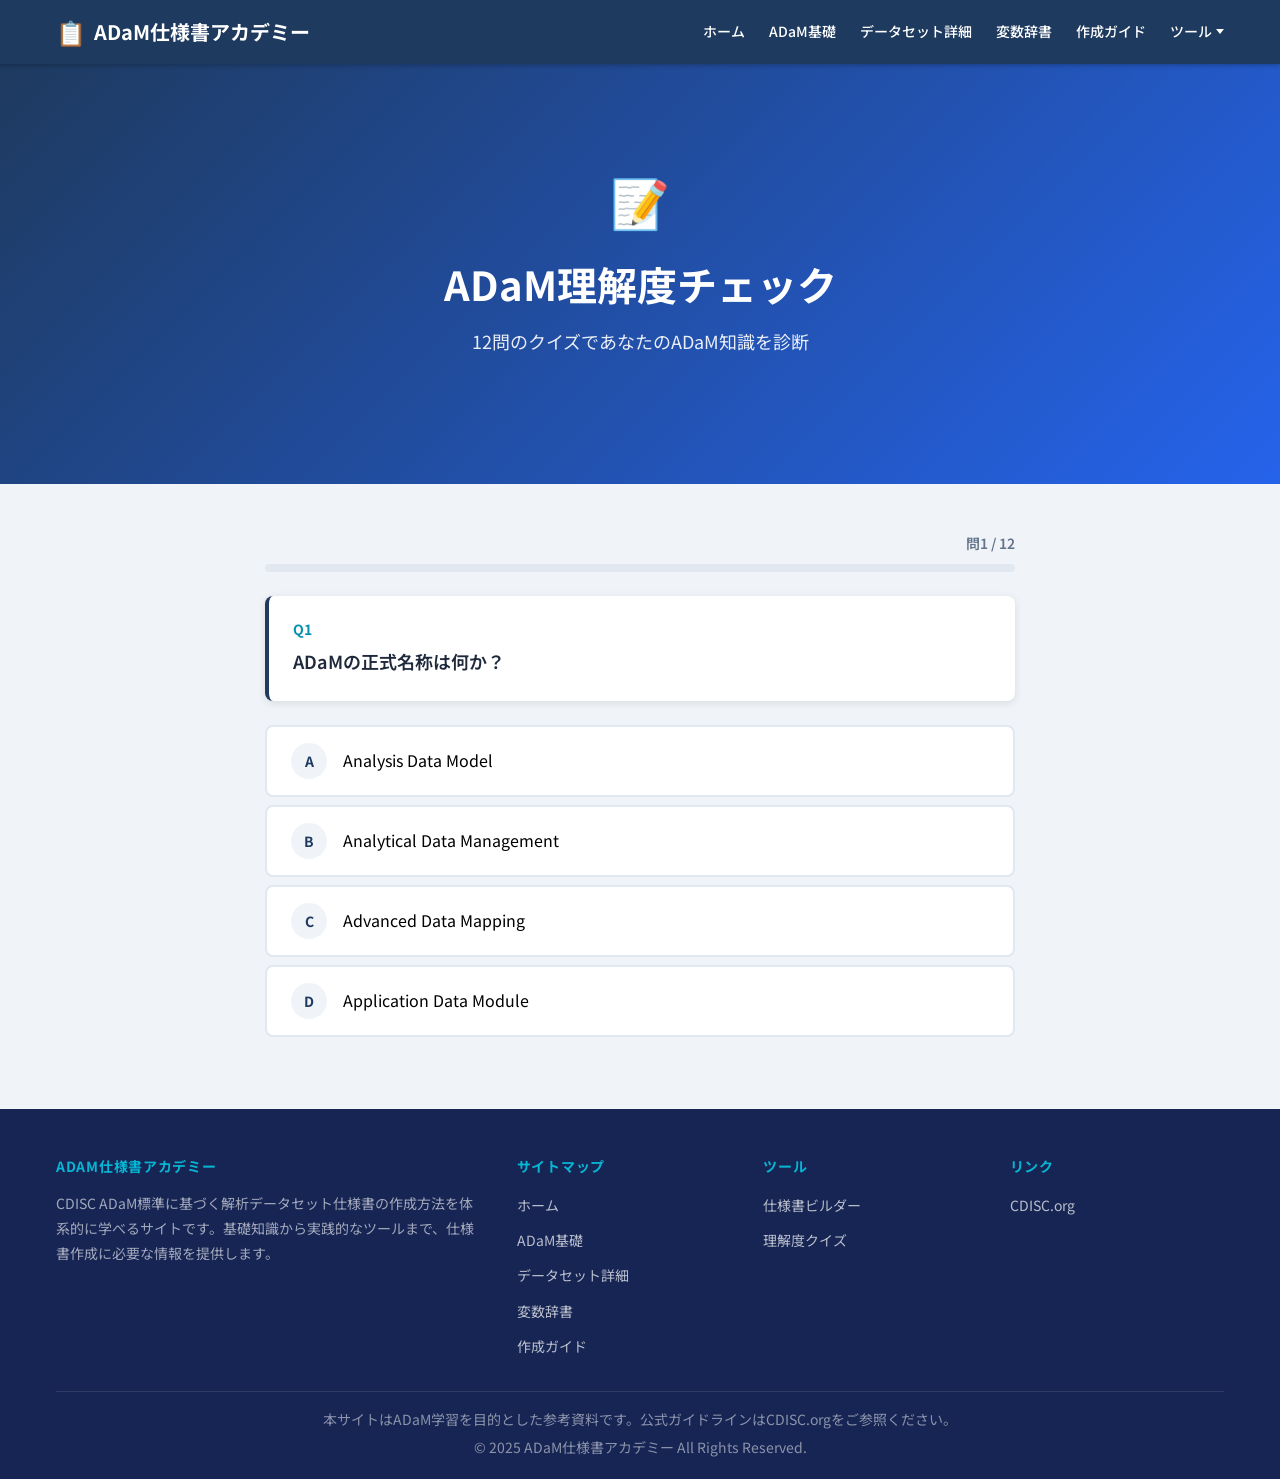
<file: tools/quiz.html>
<!DOCTYPE html>
<html lang="ja">
<head>
  <meta charset="UTF-8">
  <meta name="viewport" content="width=device-width, initial-scale=1.0">
  <meta name="description" content="ADaM理解度チェック - 12問のクイズであなたのADaM知識を診断。初級者からエキスパートまでレベル判定。">
  <title>理解度クイズ | ADaM仕様書アカデミー</title>

  <!-- Google Fonts -->
  <link rel="preconnect" href="https://fonts.googleapis.com">
  <link rel="preconnect" href="https://fonts.gstatic.com" crossorigin>
  <link href="https://fonts.googleapis.com/css2?family=Noto+Sans+JP:wght@400;500;700&display=swap" rel="stylesheet">

  <!-- CSS -->
  <link rel="stylesheet" href="../css/style.css">
<!-- Google tag (gtag.js) -->
<script async src="https://www.googletagmanager.com/gtag/js?id=G-HJLCFVY5TF"></script>
<script>
  window.dataLayer = window.dataLayer || [];
  function gtag(){dataLayer.push(arguments);}
  gtag('js', new Date());
  gtag('config', 'G-HJLCFVY5TF');
</script>
</head>
<body>

  <!-- ========== ヘッダー ========== -->
  <header class="site-header">
    <div class="container header-inner">
      <a href="../index.html" class="site-logo">
        <span class="logo-icon">&#x1F4CB;</span>
        <span>ADaM仕様書アカデミー</span>
      </a>

      <!-- デスクトップナビ -->
      <nav class="nav-menu" aria-label="メインナビゲーション">
        <a href="../index.html">ホーム</a>
        <a href="../basics/index.html">ADaM基礎</a>
        <a href="../datasets/index.html">データセット詳細</a>
        <a href="../variables/index.html">変数辞書</a>
        <a href="../guide/index.html">作成ガイド</a>
        <div class="nav-dropdown" id="nav-dropdown-tools">
          <span class="nav-dropdown-toggle nav-menu-link">ツール</span>
          <div class="nav-dropdown-menu">
            <a href="builder.html">仕様書ビルダー</a>
            <a href="quiz.html">理解度クイズ</a>
          </div>
        </div>
      </nav>

      <!-- ハンバーガー -->
      <button class="hamburger" id="hamburger" aria-label="メニューを開く" aria-expanded="false">
        <span></span>
        <span></span>
        <span></span>
      </button>
    </div>

    <!-- モバイルメニュー -->
    <nav class="mobile-menu" id="mobile-menu" aria-label="モバイルナビゲーション">
      <a href="../index.html">ホーム</a>
      <a href="../basics/index.html">ADaM基礎</a>
      <a href="../datasets/index.html">データセット詳細</a>
      <a href="../variables/index.html">変数辞書</a>
      <a href="../guide/index.html">作成ガイド</a>
      <span class="mobile-submenu-label">ツール</span>
      <div class="mobile-submenu">
        <a href="builder.html">仕様書ビルダー</a>
        <a href="quiz.html">理解度クイズ</a>
      </div>
    </nav>
  </header>

  <!-- ========== メインコンテンツ ========== -->
  <main>

    <!-- ===== ヒーロー ===== -->
    <section class="hero">
      <div class="container">
        <span class="hero-icon" aria-hidden="true">&#x1F4DD;</span>
        <h1>ADaM理解度チェック</h1>
        <p class="hero-subtitle">12問のクイズであなたのADaM知識を診断</p>
      </div>
    </section>

    <!-- ===== クイズセクション ===== -->
    <section class="section">
      <div class="container">
        <div class="quiz-container" id="quiz-container">

          <!-- クイズ画面 -->
          <div class="quiz-screen" id="quiz-screen">
            <!-- 進捗バー -->
            <div class="quiz-progress">
              <div class="quiz-progress-text">
                <span id="quiz-current">問1</span> / <span id="quiz-total">12</span>
              </div>
              <div class="quiz-progress-bar">
                <div class="quiz-progress-fill" id="quiz-progress-fill" style="width: 0%;"></div>
              </div>
            </div>

            <!-- 問題文 -->
            <div class="quiz-question card" id="quiz-question">
              <h3 class="quiz-question-number" id="quiz-q-number">Q1</h3>
              <p class="quiz-question-text" id="quiz-q-text"></p>
            </div>

            <!-- 選択肢 -->
            <div class="quiz-choices" id="quiz-choices">
              <!-- JS で生成 -->
            </div>

            <!-- フィードバック -->
            <div class="quiz-feedback" id="quiz-feedback">
              <div class="quiz-feedback-icon" id="quiz-fb-icon"></div>
              <div class="quiz-feedback-label" id="quiz-fb-label"></div>
              <div class="quiz-feedback-explanation" id="quiz-fb-explanation"></div>
            </div>

            <!-- 次へボタン -->
            <div class="quiz-nav text-center mt-4">
              <button class="btn btn-primary btn-lg" id="btn-next-q" style="display: none;">次の問題へ</button>
            </div>
          </div>

          <!-- 結果画面 -->
          <div class="quiz-result" id="quiz-result" style="display: none;">

            <!-- スコア -->
            <div class="quiz-result-score card text-center" id="quiz-result-score">
              <div class="quiz-score-circle" id="quiz-score-circle">
                <span class="quiz-score-num" id="quiz-score-num">0</span>
                <span class="quiz-score-total" id="quiz-score-total">/ 12</span>
              </div>
              <h2 class="quiz-result-title" id="quiz-result-title"></h2>
              <p class="quiz-result-desc" id="quiz-result-desc"></p>
              <div class="quiz-result-advice" id="quiz-result-advice"></div>
            </div>

            <!-- 正誤一覧 -->
            <div class="quiz-review mt-4">
              <h3 class="mb-3">回答結果一覧</h3>
              <div class="quiz-review-list" id="quiz-review-list">
                <!-- JS で生成 -->
              </div>
            </div>

            <!-- リトライ -->
            <div class="text-center mt-4">
              <button class="btn btn-primary btn-lg" id="btn-retry">もう一度挑戦</button>
              <a href="../index.html" class="btn btn-outline btn-lg" style="margin-left: var(--spacing-2);">ホームに戻る</a>
            </div>

          </div>

        </div>
      </div>
    </section>

  </main>

  <!-- ========== フッター ========== -->
  <footer class="site-footer">
    <div class="container">
      <div class="footer-grid">

        <div class="footer-section">
          <h4>ADaM仕様書アカデミー</h4>
          <p class="text-sm" style="color: rgba(255,255,255,0.6); line-height: 1.8;">
            CDISC ADaM標準に基づく解析データセット仕様書の作成方法を体系的に学べるサイトです。基礎知識から実践的なツールまで、仕様書作成に必要な情報を提供します。
          </p>
        </div>

        <div class="footer-section">
          <h4>サイトマップ</h4>
          <ul>
            <li><a href="../index.html">ホーム</a></li>
            <li><a href="../basics/index.html">ADaM基礎</a></li>
            <li><a href="../datasets/index.html">データセット詳細</a></li>
            <li><a href="../variables/index.html">変数辞書</a></li>
            <li><a href="../guide/index.html">作成ガイド</a></li>
          </ul>
        </div>

        <div class="footer-section">
          <h4>ツール</h4>
          <ul>
            <li><a href="builder.html">仕様書ビルダー</a></li>
            <li><a href="quiz.html">理解度クイズ</a></li>
          </ul>
        </div>

        <div class="footer-section">
          <h4>リンク</h4>
          <ul>
            <li><a href="https://www.cdisc.org/" target="_blank" rel="noopener noreferrer">CDISC.org</a></li>
          </ul>
        </div>

      </div>

      <div class="footer-bottom">
        <p>本サイトはADaM学習を目的とした参考資料です。公式ガイドラインはCDISC.orgをご参照ください。</p>
        <p>&copy; 2025 ADaM仕様書アカデミー All Rights Reserved.</p>
      </div>
    </div>
  </footer>

  <!-- JS -->
  <script src="../js/data.js"></script>
  <script src="../js/main.js"></script>
  <script src="../js/quiz.js"></script>
</body>
</html>
</file>
<file: css/style.css>
/* ============================================
   ADaM仕様書アカデミー - 共通CSS
   ============================================ */

/* --- CSS変数定義 --- */
:root {
  /* カラーパレット */
  --color-primary: #1e3a5f;
  --color-primary-light: #2563eb;
  --color-primary-dark: #172554;
  --color-accent: #0891b2;
  --color-accent-light: #06b6d4;
  --color-accent-dark: #0e7490;
  --color-success: #059669;
  --color-warning: #dc2626;
  --color-bg: #f0f4f8;
  --color-text: #1e293b;
  --color-text-light: #64748b;
  --color-white: #ffffff;
  --color-border: #e2e8f0;

  /* データセットクラスカラー */
  --class-adsl: #2563eb;
  --class-bds: #059669;
  --class-occds: #dc2626;
  --class-other: #7c3aed;

  /* タイポグラフィ */
  --font-family: "Noto Sans JP", sans-serif;
  --font-mono: "SFMono-Regular", Consolas, "Liberation Mono", Menlo, monospace;
  --font-size-base: 16px;
  --font-size-sm: 0.875rem;
  --font-size-lg: 1.125rem;
  --font-size-xl: 1.25rem;
  --font-size-2xl: 1.5rem;
  --font-size-3xl: 2rem;
  --font-size-4xl: 2.5rem;
  --line-height-base: 1.7;
  --line-height-heading: 1.3;

  /* スペーシング */
  --spacing-1: 0.25rem;
  --spacing-2: 0.5rem;
  --spacing-3: 1rem;
  --spacing-4: 1.5rem;
  --spacing-5: 2rem;
  --spacing-6: 3rem;
  --spacing-8: 4rem;

  /* レイアウト */
  --max-width: 1200px;
  --border-radius: 8px;
  --card-shadow: 0 2px 8px rgba(0, 0, 0, 0.1);
  --card-shadow-hover: 0 4px 16px rgba(0, 0, 0, 0.15);

  /* トランジション */
  --transition-base: 0.3s ease;

  /* ヘッダー高さ */
  --header-height: 64px;
}

/* --- リセットCSS --- */
*,
*::before,
*::after {
  box-sizing: border-box;
  margin: 0;
  padding: 0;
}

html {
  font-size: var(--font-size-base);
  scroll-behavior: smooth;
  -webkit-text-size-adjust: 100%;
}

body {
  font-family: var(--font-family);
  font-size: 1rem;
  line-height: var(--line-height-base);
  color: var(--color-text);
  background-color: var(--color-bg);
  min-height: 100vh;
  display: flex;
  flex-direction: column;
  -webkit-font-smoothing: antialiased;
  -moz-osx-font-smoothing: grayscale;
}

ul,
ol {
  list-style: none;
}

a {
  color: var(--color-primary);
  text-decoration: none;
  transition: color var(--transition-base);
}

a:hover {
  color: var(--color-accent);
}

img {
  max-width: 100%;
  height: auto;
  display: block;
}

button {
  font-family: inherit;
  cursor: pointer;
  border: none;
  background: none;
}

table {
  border-collapse: collapse;
  width: 100%;
}

/* --- タイポグラフィ --- */
h1,
h2,
h3,
h4 {
  line-height: var(--line-height-heading);
  font-weight: 700;
  color: var(--color-primary);
}

h1 {
  font-size: var(--font-size-3xl);
  margin-bottom: var(--spacing-4);
}

h2 {
  font-size: var(--font-size-2xl);
  margin-bottom: var(--spacing-3);
}

h3 {
  font-size: var(--font-size-xl);
  margin-bottom: var(--spacing-2);
}

h4 {
  font-size: var(--font-size-lg);
  margin-bottom: var(--spacing-2);
}

p {
  margin-bottom: var(--spacing-3);
  color: var(--color-text);
}

/* --- レイアウト --- */
.container {
  width: 100%;
  max-width: var(--max-width);
  margin: 0 auto;
  padding: 0 var(--spacing-3);
}

.grid {
  display: grid;
  gap: var(--spacing-4);
}

.grid-2 {
  grid-template-columns: 1fr;
}

.grid-3 {
  grid-template-columns: 1fr;
}

.grid-4 {
  grid-template-columns: 1fr;
}

.flex {
  display: flex;
}

.flex-center {
  display: flex;
  align-items: center;
  justify-content: center;
}

.flex-between {
  display: flex;
  align-items: center;
  justify-content: space-between;
}

.flex-wrap {
  flex-wrap: wrap;
}

.flex-column {
  flex-direction: column;
}

.gap-1 {
  gap: var(--spacing-1);
}

.gap-2 {
  gap: var(--spacing-2);
}

.gap-3 {
  gap: var(--spacing-3);
}

.gap-4 {
  gap: var(--spacing-4);
}

/* --- ヘッダー & ナビゲーション --- */
.site-header {
  background-color: var(--color-primary);
  color: var(--color-white);
  position: sticky;
  top: 0;
  z-index: 1000;
  height: var(--header-height);
  box-shadow: 0 2px 4px rgba(0, 0, 0, 0.2);
}

.header-inner {
  display: flex;
  align-items: center;
  justify-content: space-between;
  height: 100%;
}

.site-logo {
  font-size: var(--font-size-xl);
  font-weight: 700;
  color: var(--color-white);
  display: flex;
  align-items: center;
  gap: var(--spacing-2);
}

.site-logo:hover {
  color: var(--color-accent-light);
}

.site-logo .logo-icon {
  font-size: var(--font-size-2xl);
}

/* デスクトップナビ */
.nav-menu {
  display: none;
  align-items: center;
  gap: var(--spacing-4);
}

.nav-menu a,
.nav-menu .nav-dropdown-toggle {
  color: var(--color-white);
  font-size: var(--font-size-sm);
  font-weight: 500;
  padding: var(--spacing-2) 0;
  position: relative;
  transition: color var(--transition-base);
}

.nav-menu a::after {
  content: "";
  position: absolute;
  bottom: 0;
  left: 0;
  width: 0;
  height: 2px;
  background-color: var(--color-accent);
  transition: width var(--transition-base);
}

.nav-menu a:hover {
  color: var(--color-accent-light);
}

.nav-menu a:hover::after {
  width: 100%;
}

/* ナビドロップダウン */
.nav-dropdown {
  position: relative;
}

.nav-dropdown-toggle {
  display: inline-flex;
  align-items: center;
  gap: 0.25rem;
  cursor: pointer;
}

.nav-dropdown-toggle::after {
  content: "";
  display: inline-block;
  width: 0;
  height: 0;
  border-left: 4px solid transparent;
  border-right: 4px solid transparent;
  border-top: 5px solid currentColor;
  transition: transform var(--transition-base);
}

.nav-dropdown.active .nav-dropdown-toggle::after {
  transform: rotate(180deg);
}

.nav-dropdown-menu {
  display: none;
  position: absolute;
  top: 100%;
  left: 50%;
  transform: translateX(-50%);
  background-color: var(--color-white);
  border-radius: var(--border-radius);
  box-shadow: var(--card-shadow-hover);
  min-width: 180px;
  padding: var(--spacing-2) 0;
  margin-top: var(--spacing-2);
  z-index: 1001;
}

.nav-dropdown.active .nav-dropdown-menu {
  display: block;
}

.nav-dropdown-menu a {
  display: block;
  padding: var(--spacing-2) var(--spacing-4);
  color: var(--color-text);
  font-size: var(--font-size-sm);
  white-space: nowrap;
  transition: background-color var(--transition-base), color var(--transition-base);
}

.nav-dropdown-menu a:hover {
  background-color: var(--color-bg);
  color: var(--color-primary);
}

.nav-dropdown-menu a::after {
  display: none;
}

/* ハンバーガーメニュー */
.hamburger {
  display: flex;
  flex-direction: column;
  justify-content: center;
  align-items: center;
  width: 40px;
  height: 40px;
  cursor: pointer;
  z-index: 1100;
}

.hamburger span {
  display: block;
  width: 24px;
  height: 2px;
  background-color: var(--color-white);
  margin: 3px 0;
  transition: all var(--transition-base);
  border-radius: 2px;
}

.hamburger.active span:nth-child(1) {
  transform: rotate(45deg) translate(4px, 4px);
}

.hamburger.active span:nth-child(2) {
  opacity: 0;
}

.hamburger.active span:nth-child(3) {
  transform: rotate(-45deg) translate(4px, -4px);
}

/* モバイルメニュー */
.mobile-menu {
  display: none;
  position: fixed;
  top: var(--header-height);
  left: 0;
  right: 0;
  bottom: 0;
  background-color: var(--color-primary);
  z-index: 999;
  padding: var(--spacing-5);
  flex-direction: column;
  gap: var(--spacing-3);
  overflow-y: auto;
}

.mobile-menu.active {
  display: flex;
}

.mobile-menu a {
  color: var(--color-white);
  font-size: var(--font-size-lg);
  padding: var(--spacing-3);
  border-bottom: 1px solid rgba(255, 255, 255, 0.1);
  transition: all var(--transition-base);
}

.mobile-menu a:hover {
  color: var(--color-accent-light);
  padding-left: var(--spacing-4);
}

.mobile-menu .mobile-submenu-label {
  color: rgba(255, 255, 255, 0.5);
  font-size: var(--font-size-sm);
  padding: var(--spacing-2) var(--spacing-3) 0;
  border-bottom: none;
}

.mobile-menu .mobile-submenu-label:hover {
  padding-left: var(--spacing-3);
  color: rgba(255, 255, 255, 0.5);
}

.mobile-menu .mobile-submenu a {
  font-size: var(--font-size-base);
  padding-left: var(--spacing-5);
}

/* --- メインコンテンツ --- */
main {
  flex: 1;
}

.section {
  padding: var(--spacing-6) 0;
}

.section-title {
  text-align: center;
  margin-bottom: var(--spacing-5);
  position: relative;
}

.section-title::after {
  content: "";
  display: block;
  width: 60px;
  height: 3px;
  background-color: var(--color-accent);
  margin: var(--spacing-2) auto 0;
  border-radius: 2px;
}

/* --- ヒーローセクション --- */
.hero {
  background: linear-gradient(135deg, var(--color-primary) 0%, var(--color-primary-light) 100%);
  color: var(--color-white);
  padding: var(--spacing-8) 0;
  text-align: center;
}

.hero h1 {
  color: var(--color-white);
  font-size: var(--font-size-2xl);
  margin-bottom: var(--spacing-3);
}

.hero .hero-subtitle {
  color: rgba(255, 255, 255, 0.9);
  font-size: var(--font-size-lg);
  margin-bottom: var(--spacing-5);
  max-width: 700px;
  margin-left: auto;
  margin-right: auto;
}

.hero p {
  color: rgba(255, 255, 255, 0.9);
  font-size: var(--font-size-lg);
  margin-bottom: var(--spacing-5);
  max-width: 700px;
  margin-left: auto;
  margin-right: auto;
}

.hero-icon {
  font-size: 3rem;
  margin-bottom: var(--spacing-3);
  display: block;
}

.hero-buttons {
  display: flex;
  flex-direction: column;
  gap: var(--spacing-3);
  align-items: center;
}

/* --- カードコンポーネント --- */
.card {
  background-color: var(--color-white);
  border-radius: var(--border-radius);
  box-shadow: var(--card-shadow);
  padding: var(--spacing-4);
  transition: box-shadow var(--transition-base), transform var(--transition-base);
}

.card:hover {
  box-shadow: var(--card-shadow-hover);
  transform: translateY(-2px);
}

.card-icon {
  font-size: var(--font-size-3xl);
  margin-bottom: var(--spacing-3);
}

.card-title {
  font-size: var(--font-size-lg);
  font-weight: 700;
  color: var(--color-primary);
  margin-bottom: var(--spacing-2);
}

.card-text {
  font-size: var(--font-size-sm);
  color: var(--color-text-light);
  line-height: var(--line-height-base);
}

.card-link {
  display: inline-flex;
  align-items: center;
  gap: var(--spacing-1);
  color: var(--color-accent-dark);
  font-weight: 600;
  font-size: var(--font-size-sm);
  margin-top: var(--spacing-3);
  transition: gap var(--transition-base);
}

.card-link:hover {
  color: var(--color-accent);
  gap: var(--spacing-2);
}

/* データセットクラスカード */
.class-card {
  border-top: 4px solid var(--color-accent);
  cursor: pointer;
}

.class-card .card-subtitle {
  font-size: var(--font-size-sm);
  color: var(--color-text-light);
  margin-bottom: var(--spacing-1);
}

/* --- ボタン --- */
.btn {
  display: inline-flex;
  align-items: center;
  justify-content: center;
  gap: var(--spacing-2);
  padding: 0.75rem 1.5rem;
  font-size: var(--font-size-sm);
  font-weight: 600;
  border-radius: var(--border-radius);
  transition: all var(--transition-base);
  cursor: pointer;
  border: 2px solid transparent;
  white-space: nowrap;
}

.btn-primary {
  background-color: var(--color-accent);
  color: var(--color-white);
  border-color: var(--color-accent);
}

.btn-primary:hover {
  background-color: var(--color-accent-dark);
  border-color: var(--color-accent-dark);
  color: var(--color-white);
}

.btn-secondary {
  background-color: transparent;
  color: var(--color-white);
  border-color: var(--color-white);
}

.btn-secondary:hover {
  background-color: var(--color-white);
  color: var(--color-primary);
}

.btn-outline {
  background-color: transparent;
  color: var(--color-primary);
  border-color: var(--color-primary);
}

.btn-outline:hover {
  background-color: var(--color-primary);
  color: var(--color-white);
}

.btn-sm {
  padding: 0.5rem 1rem;
  font-size: var(--font-size-sm);
}

.btn-lg {
  padding: 1rem 2rem;
  font-size: var(--font-size-lg);
}

/* --- テーブル --- */
.table-wrapper {
  overflow-x: auto;
  -webkit-overflow-scrolling: touch;
  border-radius: var(--border-radius);
  box-shadow: var(--card-shadow);
  background-color: var(--color-white);
}

.data-table {
  width: 100%;
  border-collapse: collapse;
  font-size: var(--font-size-sm);
}

.data-table thead {
  background-color: var(--color-primary);
  color: var(--color-white);
}

.data-table th {
  padding: 0.75rem 1rem;
  text-align: left;
  font-weight: 600;
  white-space: nowrap;
}

.data-table td {
  padding: 0.75rem 1rem;
  border-bottom: 1px solid var(--color-border);
  vertical-align: middle;
}

/* ゼブラストライプ */
.data-table tbody tr:nth-child(even) {
  background-color: #f0f4f8;
}

.data-table tbody tr:hover {
  background-color: #e0e8f0;
}

/* --- バッジ --- */
.badge {
  display: inline-flex;
  align-items: center;
  justify-content: center;
  padding: 0.2rem 0.6rem;
  border-radius: 4px;
  font-size: var(--font-size-sm);
  font-weight: 700;
  color: var(--color-white);
  min-width: 2.5rem;
}

.badge-adsl {
  background-color: var(--class-adsl);
}

.badge-bds {
  background-color: var(--class-bds);
}

.badge-occds {
  background-color: var(--class-occds);
}

.badge-other {
  background-color: var(--class-other);
}

/* --- コード表示 --- */
.var-name {
  font-family: var(--font-mono);
  font-size: 0.9em;
  background-color: #f1f5f9;
  padding: 0.15rem 0.4rem;
  border-radius: 3px;
  color: var(--color-primary-dark);
  border: 1px solid var(--color-border);
}

.code-block {
  font-family: var(--font-mono);
  font-size: var(--font-size-sm);
  background-color: #1e293b;
  color: #e2e8f0;
  padding: var(--spacing-4);
  border-radius: var(--border-radius);
  overflow-x: auto;
  line-height: 1.6;
  margin-bottom: var(--spacing-3);
}

.code-block .keyword {
  color: #7dd3fc;
}

.code-block .string {
  color: #86efac;
}

.code-block .comment {
  color: #94a3b8;
}

/* --- ステップバー（ガイド用） --- */
.step-bar {
  display: flex;
  flex-direction: column;
  gap: var(--spacing-4);
  position: relative;
}

.step-bar-item {
  display: flex;
  align-items: flex-start;
  gap: var(--spacing-3);
  position: relative;
}

.step-bar-number {
  display: flex;
  align-items: center;
  justify-content: center;
  width: 40px;
  height: 40px;
  min-width: 40px;
  border-radius: 50%;
  background-color: var(--color-primary);
  color: var(--color-white);
  font-weight: 700;
  font-size: var(--font-size-sm);
  position: relative;
  z-index: 1;
}

.step-bar-item:not(:last-child) .step-bar-number::after {
  content: "";
  position: absolute;
  top: 40px;
  left: 50%;
  transform: translateX(-50%);
  width: 2px;
  height: calc(100% + var(--spacing-4));
  background-color: var(--color-border);
  z-index: 0;
}

.step-bar-content {
  flex: 1;
  padding-bottom: var(--spacing-2);
}

.step-bar-title {
  font-weight: 700;
  color: var(--color-primary);
  margin-bottom: var(--spacing-1);
}

.step-bar-desc {
  font-size: var(--font-size-sm);
  color: var(--color-text-light);
  line-height: var(--line-height-base);
}

/* ミニステップバー（トップページ用） */
.mini-step-bar {
  display: grid;
  grid-template-columns: 1fr;
  gap: var(--spacing-3);
}

.mini-step-item {
  display: flex;
  align-items: center;
  gap: var(--spacing-3);
  background-color: var(--color-white);
  border-radius: var(--border-radius);
  padding: var(--spacing-3) var(--spacing-4);
  box-shadow: var(--card-shadow);
  transition: box-shadow var(--transition-base), transform var(--transition-base);
}

.mini-step-item:hover {
  box-shadow: var(--card-shadow-hover);
  transform: translateY(-1px);
}

.mini-step-number {
  display: flex;
  align-items: center;
  justify-content: center;
  width: 36px;
  height: 36px;
  min-width: 36px;
  border-radius: 50%;
  background-color: var(--color-primary);
  color: var(--color-white);
  font-weight: 700;
  font-size: var(--font-size-sm);
}

.mini-step-icon {
  font-size: var(--font-size-xl);
  min-width: 1.5rem;
  text-align: center;
}

.mini-step-text {
  flex: 1;
}

.mini-step-title {
  font-weight: 700;
  font-size: var(--font-size-sm);
  color: var(--color-primary);
}

.mini-step-desc {
  font-size: 0.8rem;
  color: var(--color-text-light);
  margin-top: 2px;
}

/* --- タグ表示 --- */
.tag-list {
  display: flex;
  flex-wrap: wrap;
  gap: var(--spacing-2);
}

.tag {
  display: inline-flex;
  align-items: center;
  padding: 0.3rem 0.75rem;
  border-radius: 20px;
  font-size: var(--font-size-sm);
  font-weight: 500;
}

.tag-variable {
  background-color: #eff6ff;
  color: #1e40af;
  border: 1px solid #bfdbfe;
}

.tag-class {
  background-color: #f0fdf4;
  color: #166534;
  border: 1px solid #bbf7d0;
}

.tag-core-req {
  background-color: #fef2f2;
  color: #991b1b;
  border: 1px solid #fecaca;
}

.tag-core-cond {
  background-color: #fffbeb;
  color: #92400e;
  border: 1px solid #fde68a;
}

.tag-core-perm {
  background-color: #f0f9ff;
  color: #075985;
  border: 1px solid #bae6fd;
}

/* --- フォーム要素 --- */
.form-group {
  margin-bottom: var(--spacing-4);
}

.form-label {
  display: block;
  font-size: var(--font-size-sm);
  font-weight: 600;
  color: var(--color-primary);
  margin-bottom: var(--spacing-2);
}

.form-input,
.form-select {
  width: 100%;
  padding: 0.625rem var(--spacing-3);
  font-size: 1rem;
  font-family: inherit;
  color: var(--color-text);
  background-color: var(--color-white);
  border: 1px solid var(--color-border);
  border-radius: var(--border-radius);
  transition: border-color var(--transition-base), box-shadow var(--transition-base);
  appearance: none;
  -webkit-appearance: none;
}

.form-input:focus,
.form-select:focus {
  outline: none;
  border-color: var(--color-primary);
  box-shadow: 0 0 0 3px rgba(30, 58, 95, 0.15);
}

.form-select {
  background-image: url("data:image/svg+xml,%3Csvg xmlns='http://www.w3.org/2000/svg' width='12' height='12' viewBox='0 0 12 12'%3E%3Cpath fill='%2364748b' d='M6 8L1 3h10z'/%3E%3C/svg%3E");
  background-repeat: no-repeat;
  background-position: right 0.75rem center;
  padding-right: 2.5rem;
}

.form-checkbox {
  display: flex;
  align-items: center;
  gap: var(--spacing-2);
  cursor: pointer;
  font-size: var(--font-size-sm);
}

.form-checkbox input[type="checkbox"] {
  width: 18px;
  height: 18px;
  accent-color: var(--color-primary);
  cursor: pointer;
}

/* --- フッター --- */
.site-footer {
  background-color: var(--color-primary-dark);
  color: rgba(255, 255, 255, 0.8);
  padding: var(--spacing-6) 0 var(--spacing-3);
  margin-top: auto;
}

.footer-grid {
  display: grid;
  grid-template-columns: 1fr;
  gap: var(--spacing-5);
  margin-bottom: var(--spacing-5);
}

.footer-section h4 {
  color: var(--color-accent-light);
  font-size: var(--font-size-sm);
  margin-bottom: var(--spacing-3);
  text-transform: uppercase;
  letter-spacing: 0.05em;
}

.footer-section ul {
  display: flex;
  flex-direction: column;
  gap: var(--spacing-2);
}

.footer-section a {
  color: rgba(255, 255, 255, 0.7);
  font-size: var(--font-size-sm);
  transition: color var(--transition-base);
}

.footer-section a:hover {
  color: var(--color-accent-light);
}

.footer-bottom {
  border-top: 1px solid rgba(255, 255, 255, 0.1);
  padding-top: var(--spacing-3);
  text-align: center;
  font-size: var(--font-size-sm);
  color: rgba(255, 255, 255, 0.5);
}

.footer-bottom p {
  color: inherit;
  margin-bottom: var(--spacing-1);
}

/* --- アニメーション --- */
@keyframes fadeInUp {
  from {
    opacity: 0;
    transform: translateY(20px);
  }
  to {
    opacity: 1;
    transform: translateY(0);
  }
}

.fade-in {
  opacity: 0;
  transform: translateY(20px);
  transition: opacity 0.6s ease, transform 0.6s ease;
}

.fade-in.visible {
  opacity: 1;
  transform: translateY(0);
}

/* --- フィルターバー --- */
.filter-bar {
  background-color: var(--color-white);
  border-bottom: 1px solid var(--color-border);
  padding: var(--spacing-4) 0;
  position: sticky;
  top: var(--header-height);
  z-index: 100;
  box-shadow: 0 2px 4px rgba(0, 0, 0, 0.05);
}

.filter-tabs {
  display: flex;
  flex-wrap: wrap;
  gap: var(--spacing-2);
}

.filter-tab {
  padding: 0.4rem 0.8rem;
  font-size: var(--font-size-sm);
  font-weight: 500;
  color: var(--color-text-light);
  background-color: var(--color-bg);
  border: 1px solid var(--color-border);
  border-radius: 20px;
  cursor: pointer;
  transition: all var(--transition-base);
  white-space: nowrap;
}

.filter-tab:hover {
  color: var(--color-primary);
  border-color: var(--color-primary);
}

.filter-tab.active {
  color: var(--color-white);
  background-color: var(--color-primary);
  border-color: var(--color-primary);
}

/* --- ユーティリティ --- */
.text-center {
  text-align: center;
}

.text-left {
  text-align: left;
}

.text-right {
  text-align: right;
}

.text-accent {
  color: var(--color-accent);
}

.text-primary {
  color: var(--color-primary);
}

.text-light {
  color: var(--color-text-light);
}

.text-white {
  color: var(--color-white);
}

.text-sm {
  font-size: var(--font-size-sm);
}

.text-lg {
  font-size: var(--font-size-lg);
}

.font-bold {
  font-weight: 700;
}

.hidden {
  display: none !important;
}

.sr-only {
  position: absolute;
  width: 1px;
  height: 1px;
  padding: 0;
  margin: -1px;
  overflow: hidden;
  clip: rect(0, 0, 0, 0);
  border: 0;
}

.mt-1 { margin-top: var(--spacing-1); }
.mt-2 { margin-top: var(--spacing-2); }
.mt-3 { margin-top: var(--spacing-3); }
.mt-4 { margin-top: var(--spacing-4); }
.mb-1 { margin-bottom: var(--spacing-1); }
.mb-2 { margin-bottom: var(--spacing-2); }
.mb-3 { margin-bottom: var(--spacing-3); }
.mb-4 { margin-bottom: var(--spacing-4); }
.pt-1 { padding-top: var(--spacing-1); }
.pt-2 { padding-top: var(--spacing-2); }
.pt-3 { padding-top: var(--spacing-3); }
.pt-4 { padding-top: var(--spacing-4); }
.pb-1 { padding-bottom: var(--spacing-1); }
.pb-2 { padding-bottom: var(--spacing-2); }
.pb-3 { padding-bottom: var(--spacing-3); }
.pb-4 { padding-bottom: var(--spacing-4); }
.w-full { width: 100%; }

/* --- レスポンシブ --- */

/* モバイル: テーブル -> カード変換 */
@media (max-width: 767px) {
  .table-responsive-cards .table-wrapper {
    box-shadow: none;
    background: transparent;
  }

  .table-responsive-cards .data-table thead {
    display: none;
  }

  .table-responsive-cards .data-table,
  .table-responsive-cards .data-table tbody {
    display: block;
  }

  .table-responsive-cards .data-table tr {
    display: block;
    background-color: var(--color-white);
    border-radius: var(--border-radius);
    box-shadow: var(--card-shadow);
    padding: var(--spacing-3);
    margin-bottom: var(--spacing-3);
  }

  .table-responsive-cards .data-table td {
    display: flex;
    justify-content: space-between;
    align-items: center;
    padding: 0.5rem 0;
    border-bottom: 1px solid var(--color-border);
  }

  .table-responsive-cards .data-table td:last-child {
    border-bottom: none;
  }

  .table-responsive-cards .data-table td::before {
    content: attr(data-label);
    font-weight: 600;
    color: var(--color-primary);
    margin-right: var(--spacing-2);
    font-size: var(--font-size-sm);
  }

  .hero h1 {
    font-size: var(--font-size-2xl);
  }

  .hero-icon {
    font-size: 2.5rem;
  }

  .mini-step-bar {
    grid-template-columns: 1fr;
  }
}

/* タブレット: 768px~ */
@media (min-width: 768px) {
  .grid-2 {
    grid-template-columns: repeat(2, 1fr);
  }

  .grid-3 {
    grid-template-columns: repeat(2, 1fr);
  }

  .grid-4 {
    grid-template-columns: repeat(2, 1fr);
  }

  .hero h1 {
    font-size: var(--font-size-3xl);
  }

  .hero-buttons {
    flex-direction: row;
    justify-content: center;
  }

  .footer-grid {
    grid-template-columns: repeat(2, 1fr);
  }

  .mini-step-bar {
    grid-template-columns: repeat(2, 1fr);
  }
}

/* PC: 1024px~ */
@media (min-width: 1024px) {
  .nav-menu {
    display: flex;
  }

  .hamburger {
    display: none;
  }

  .grid-3 {
    grid-template-columns: repeat(3, 1fr);
  }

  .grid-4 {
    grid-template-columns: repeat(4, 1fr);
  }

  .hero {
    padding: calc(var(--spacing-8) * 1.5) 0;
  }

  .hero h1 {
    font-size: var(--font-size-4xl);
  }

  .footer-grid {
    grid-template-columns: 2fr 1fr 1fr 1fr;
  }

  .mini-step-bar {
    grid-template-columns: repeat(3, 1fr);
  }
}

/* ============================================
   基礎ページ用CSS
   ============================================ */

/* --- CDISCフロー図 --- */
.cdisc-flow {
  max-width: 900px;
  margin: 0 auto;
}

.cdisc-flow-steps {
  display: flex;
  align-items: center;
  justify-content: center;
  gap: var(--spacing-2);
  flex-wrap: wrap;
  margin-bottom: var(--spacing-4);
}

.cdisc-flow-step {
  display: flex;
  flex-direction: column;
  align-items: center;
  padding: var(--spacing-3) var(--spacing-4);
  background-color: var(--color-white);
  border-radius: var(--border-radius);
  box-shadow: var(--card-shadow);
  cursor: pointer;
  transition: all var(--transition-base);
  border: 2px solid transparent;
  min-width: 120px;
}

.cdisc-flow-step:hover {
  box-shadow: var(--card-shadow-hover);
  transform: translateY(-2px);
}

.cdisc-flow-step.active {
  border-color: var(--color-accent);
  background-color: #f0fdfa;
  box-shadow: 0 0 0 3px rgba(8, 145, 178, 0.15);
}

.cdisc-flow-icon {
  font-size: 1.8rem;
  margin-bottom: var(--spacing-1);
}

.cdisc-flow-label {
  font-weight: 700;
  font-size: var(--font-size-sm);
  color: var(--color-primary);
}

.cdisc-flow-sub {
  font-size: 0.75rem;
  color: var(--color-text-light);
  margin-top: 2px;
}

.cdisc-flow-arrow {
  font-size: 1.5rem;
  color: var(--color-accent);
  flex-shrink: 0;
}

.cdisc-flow-detail {
  background-color: var(--color-white);
  border-radius: var(--border-radius);
  padding: var(--spacing-4);
  box-shadow: var(--card-shadow);
  border-left: 4px solid var(--color-accent);
}

.cdisc-flow-detail-title {
  font-weight: 700;
  color: var(--color-primary);
  margin-bottom: var(--spacing-2);
  font-size: var(--font-size-lg);
}

.cdisc-flow-detail-text {
  color: var(--color-text);
  line-height: var(--line-height-base);
  font-size: var(--font-size-sm);
}

/* --- 基礎ページ リスト --- */
.basics-list {
  padding-left: var(--spacing-4);
}

.basics-list li {
  position: relative;
  padding: var(--spacing-1) 0;
  padding-left: var(--spacing-3);
  line-height: var(--line-height-base);
}

.basics-list li::before {
  content: "\2022";
  color: var(--color-accent);
  font-weight: 700;
  position: absolute;
  left: 0;
}

/* --- SDTMとADaM比較カード --- */
.comparison-container {
  display: flex;
  flex-direction: column;
  gap: var(--spacing-4);
  align-items: center;
  max-width: 1000px;
  margin: 0 auto;
}

.comparison-card {
  background-color: var(--color-white);
  border-radius: var(--border-radius);
  box-shadow: var(--card-shadow);
  padding: var(--spacing-4);
  flex: 1;
  width: 100%;
}

.comparison-sdtm {
  border-top: 4px solid #6366f1;
}

.comparison-adam {
  border-top: 4px solid var(--color-accent);
}

.comparison-header {
  display: flex;
  align-items: center;
  gap: var(--spacing-2);
  margin-bottom: var(--spacing-3);
}

.comparison-header h3 {
  margin-bottom: 0;
}

.comparison-icon {
  font-size: 1.8rem;
}

.comparison-arrow {
  display: flex;
  flex-direction: column;
  align-items: center;
  gap: var(--spacing-1);
  padding: var(--spacing-2) 0;
}

.comparison-arrow-label {
  font-weight: 700;
  font-size: var(--font-size-sm);
  color: var(--color-primary);
}

.comparison-arrow-icon {
  font-size: 2rem;
  color: var(--color-accent);
  transform: rotate(90deg);
}

.comparison-arrow-details {
  display: flex;
  flex-wrap: wrap;
  gap: var(--spacing-1);
  justify-content: center;
}

.comparison-arrow-details span {
  background-color: var(--color-accent);
  color: var(--color-white);
  padding: 0.15rem 0.5rem;
  border-radius: 12px;
  font-size: 0.7rem;
  font-weight: 500;
}

/* --- 用語集カード --- */
.glossary-search-wrapper {
  max-width: 500px;
  margin-left: auto;
  margin-right: auto;
}

.glossary-card {
  border-left: 4px solid var(--color-accent);
}

.glossary-term {
  font-family: var(--font-mono);
  font-size: var(--font-size-lg);
  font-weight: 700;
  color: var(--color-primary);
  margin-bottom: var(--spacing-1);
}

.glossary-full-form {
  font-size: var(--font-size-sm);
  color: var(--color-text-light);
  font-style: italic;
  margin-bottom: var(--spacing-2);
}

@media (min-width: 768px) {
  .comparison-container {
    flex-direction: row;
  }

  .comparison-arrow {
    flex-direction: column;
    padding: 0 var(--spacing-2);
  }

  .comparison-arrow-icon {
    transform: rotate(0deg);
  }

  .comparison-arrow-details {
    flex-direction: column;
  }

  .cdisc-flow-steps {
    flex-wrap: nowrap;
  }
}

@media (max-width: 767px) {
  .cdisc-flow-step {
    min-width: 80px;
    padding: var(--spacing-2) var(--spacing-3);
  }

  .cdisc-flow-icon {
    font-size: 1.3rem;
  }

  .cdisc-flow-label {
    font-size: 0.75rem;
  }

  .cdisc-flow-sub {
    font-size: 0.65rem;
  }

  .cdisc-flow-arrow {
    font-size: 1rem;
  }
}

/* ============================================
   データセット詳細ページ用CSS
   ============================================ */

/* --- タブ --- */
.ds-tabs {
  display: flex;
  gap: var(--spacing-2);
  flex-wrap: wrap;
}

.ds-tab {
  padding: 0.5rem 1.25rem;
  font-size: var(--font-size-sm);
  font-weight: 600;
  color: var(--color-text-light);
  background-color: var(--color-bg);
  border: 2px solid var(--color-border);
  border-radius: var(--border-radius);
  cursor: pointer;
  transition: all var(--transition-base);
  white-space: nowrap;
}

.ds-tab:hover {
  border-color: var(--tab-color, var(--color-primary));
  color: var(--tab-color, var(--color-primary));
}

.ds-tab.active {
  background-color: var(--tab-color, var(--color-primary));
  border-color: var(--tab-color, var(--color-primary));
  color: var(--color-white);
}

/* --- データセット概要 --- */
.ds-overview {
  padding: var(--spacing-5);
}

.ds-when-to-use {
  background-color: var(--color-bg);
  padding: var(--spacing-3);
  border-radius: var(--border-radius);
  font-size: var(--font-size-sm);
  margin-top: var(--spacing-3);
}

/* --- 重要ポイントリスト --- */
.ds-key-points {
  padding-left: 0;
}

.ds-key-points li {
  position: relative;
  padding: var(--spacing-2) 0 var(--spacing-2) var(--spacing-5);
  border-bottom: 1px solid var(--color-border);
}

.ds-key-points li:last-child {
  border-bottom: none;
}

.ds-key-points li::before {
  content: "\2713";
  position: absolute;
  left: var(--spacing-2);
  color: var(--color-success);
  font-weight: 700;
}

/* --- サンプルデータテーブル --- */
.sample-data-table {
  font-size: 0.8rem;
}

.sample-data-table th,
.sample-data-table td {
  padding: 0.5rem 0.75rem;
  white-space: nowrap;
}

/* ============================================
   変数辞書ページ用CSS
   ============================================ */

/* --- フィルターコントロール --- */
.var-filter-controls {
  display: flex;
  flex-wrap: wrap;
  gap: var(--spacing-2);
  margin-top: var(--spacing-2);
}

.var-filter-item {
  flex: 0 0 auto;
}

.var-filter-search {
  flex: 1;
  min-width: 200px;
}

.var-result-count {
  font-size: var(--font-size-sm);
  color: var(--color-text-light);
}

/* --- ソート可能ヘッダー --- */
.var-sortable {
  cursor: pointer;
  user-select: none;
  transition: background-color var(--transition-base);
}

.var-sortable:hover {
  background-color: rgba(255, 255, 255, 0.1);
}

.var-sortable.sort-active {
  background-color: rgba(255, 255, 255, 0.08);
}

.sort-indicator {
  font-size: 0.7rem;
  opacity: 0.8;
}

/* --- クリック可能変数名 --- */
.var-clickable {
  cursor: pointer;
  transition: color var(--transition-base);
}

.var-clickable:hover {
  color: var(--color-accent);
}

/* --- 変数行 --- */
.var-row {
  cursor: pointer;
  transition: background-color var(--transition-base);
}

.var-row-expanded {
  background-color: #e8f4fd !important;
}

/* --- 変数詳細（アコーディオン） --- */
.var-detail-row td {
  padding: 0 !important;
  border-bottom: 2px solid var(--color-accent) !important;
}

.var-detail {
  padding: var(--spacing-3) var(--spacing-4);
  background-color: #f8fafc;
  font-size: var(--font-size-sm);
  line-height: var(--line-height-base);
}

.var-detail-grid {
  display: grid;
  grid-template-columns: 1fr;
  gap: var(--spacing-2);
}

.var-detail-section strong {
  color: var(--color-primary);
}

@media (min-width: 768px) {
  .var-detail-grid {
    grid-template-columns: repeat(3, 1fr);
  }

  .var-filter-controls {
    flex-wrap: nowrap;
  }

  .var-filter-item {
    min-width: 160px;
  }
}

/* ============================================
   作成ガイドページ用CSS
   ============================================ */

/* --- ガイドレイアウト --- */
.guide-layout {
  display: flex;
  min-height: calc(100vh - var(--header-height));
}

/* --- サイドバー --- */
.guide-sidebar {
  display: none;
  width: 260px;
  min-width: 260px;
  background-color: var(--color-white);
  border-right: 1px solid var(--color-border);
  padding: var(--spacing-4) 0;
  position: sticky;
  top: var(--header-height);
  height: calc(100vh - var(--header-height));
  overflow-y: auto;
}

.guide-sidebar-nav {
  padding: 0 var(--spacing-3);
}

.guide-sidebar-title {
  font-size: var(--font-size-sm);
  font-weight: 700;
  color: var(--color-text-light);
  text-transform: uppercase;
  letter-spacing: 0.05em;
  padding: 0 var(--spacing-3);
  margin-bottom: var(--spacing-3);
}

.guide-sidebar-list {
  display: flex;
  flex-direction: column;
  gap: var(--spacing-1);
}

.guide-sidebar-link {
  display: flex;
  align-items: center;
  gap: var(--spacing-2);
  padding: var(--spacing-2) var(--spacing-3);
  border-radius: var(--border-radius);
  color: var(--color-text);
  font-size: var(--font-size-sm);
  transition: all var(--transition-base);
}

.guide-sidebar-link:hover {
  background-color: var(--color-bg);
  color: var(--color-primary);
}

.guide-sidebar-link.active {
  background-color: var(--color-primary);
  color: var(--color-white);
}

.guide-sidebar-link.active::after {
  display: none;
}

.guide-sidebar-number {
  display: flex;
  align-items: center;
  justify-content: center;
  width: 24px;
  height: 24px;
  min-width: 24px;
  border-radius: 50%;
  background-color: var(--color-bg);
  font-size: 0.75rem;
  font-weight: 700;
  color: var(--color-primary);
}

.guide-sidebar-link.active .guide-sidebar-number {
  background-color: rgba(255, 255, 255, 0.2);
  color: var(--color-white);
}

.guide-sidebar-icon {
  font-size: 1rem;
  min-width: 1.2rem;
  text-align: center;
}

.guide-sidebar-text {
  flex: 1;
  white-space: nowrap;
  overflow: hidden;
  text-overflow: ellipsis;
}

/* --- メインコンテンツ --- */
.guide-main {
  flex: 1;
  padding: var(--spacing-5) 0;
  min-width: 0;
}

/* --- モバイルナビ --- */
.guide-mobile-nav {
  display: block;
  background-color: var(--color-white);
  border-bottom: 1px solid var(--color-border);
  padding: var(--spacing-2) 0;
  overflow-x: auto;
  -webkit-overflow-scrolling: touch;
  position: sticky;
  top: var(--header-height);
  z-index: 99;
}

.guide-mobile-nav::-webkit-scrollbar {
  display: none;
}

.guide-mobile-nav-inner {
  display: flex;
  gap: var(--spacing-2);
  padding: 0 var(--spacing-3);
  min-width: max-content;
}

.guide-mobile-nav-item {
  display: flex;
  align-items: center;
  gap: var(--spacing-1);
  padding: var(--spacing-2) var(--spacing-3);
  border-radius: 20px;
  font-size: var(--font-size-sm);
  font-weight: 500;
  color: var(--color-text-light);
  background-color: var(--color-bg);
  white-space: nowrap;
  transition: all var(--transition-base);
  flex-shrink: 0;
}

.guide-mobile-nav-item:hover {
  color: var(--color-primary);
}

.guide-mobile-nav-item.active {
  background-color: var(--color-primary);
  color: var(--color-white);
}

.guide-mobile-nav-item.active::after {
  display: none;
}

.guide-mobile-nav-number {
  display: flex;
  align-items: center;
  justify-content: center;
  width: 20px;
  height: 20px;
  min-width: 20px;
  border-radius: 50%;
  background-color: rgba(0, 0, 0, 0.1);
  font-size: 0.7rem;
  font-weight: 700;
}

.guide-mobile-nav-item.active .guide-mobile-nav-number {
  background-color: rgba(255, 255, 255, 0.2);
}

.guide-mobile-nav-text {
  font-size: 0.8rem;
}

/* --- ステップカード --- */
.guide-step-section {
  margin-bottom: var(--spacing-5);
}

.guide-step-card {
  padding: var(--spacing-5);
}

.guide-step-header {
  display: flex;
  align-items: flex-start;
  gap: var(--spacing-3);
  margin-bottom: var(--spacing-4);
}

.guide-step-number-lg {
  display: flex;
  align-items: center;
  justify-content: center;
  width: 48px;
  height: 48px;
  min-width: 48px;
  border-radius: 50%;
  background-color: var(--color-primary);
  color: var(--color-white);
  font-size: var(--font-size-xl);
  font-weight: 700;
}

.guide-step-icon-inline {
  font-size: 1.3rem;
  margin-bottom: var(--spacing-1);
}

.guide-step-title {
  margin-bottom: 0;
}

.guide-step-desc {
  font-size: var(--font-size-lg);
  color: var(--color-text);
  margin-bottom: var(--spacing-4);
}

/* --- チェックリスト --- */
.guide-checklist {
  background-color: var(--color-bg);
  border-radius: var(--border-radius);
  padding: var(--spacing-4);
  margin-bottom: var(--spacing-4);
}

.guide-checklist-list {
  display: flex;
  flex-direction: column;
  gap: var(--spacing-2);
}

.guide-checklist-item {
  display: flex;
  align-items: flex-start;
  gap: var(--spacing-2);
  padding: var(--spacing-2);
  background-color: var(--color-white);
  border-radius: var(--border-radius);
  font-size: var(--font-size-sm);
  line-height: var(--line-height-base);
}

.guide-check-icon {
  font-size: 1.1rem;
  min-width: 1.2rem;
  color: var(--color-text-light);
}

/* --- TIPSボックス --- */
.guide-tip-box {
  background-color: #f0fdfa;
  border: 1px solid #99f6e4;
  border-left: 4px solid var(--color-accent);
  border-radius: var(--border-radius);
  padding: var(--spacing-3) var(--spacing-4);
  margin-bottom: var(--spacing-3);
}

.guide-tip-header {
  font-weight: 700;
  color: var(--color-accent-dark);
  margin-bottom: var(--spacing-2);
  font-size: var(--font-size-sm);
}

.guide-tip-header::before {
  content: "\1F4A1 ";
}

.guide-tip-box p {
  font-size: var(--font-size-sm);
  color: var(--color-text);
  margin-bottom: 0;
}

/* --- 落とし穴ボックス --- */
.guide-pitfall-box {
  background-color: #fef2f2;
  border: 1px solid #fecaca;
  border-left: 4px solid var(--color-warning);
  border-radius: var(--border-radius);
  padding: var(--spacing-3) var(--spacing-4);
  margin-bottom: var(--spacing-3);
}

.guide-pitfall-header {
  font-weight: 700;
  color: #991b1b;
  margin-bottom: var(--spacing-2);
  font-size: var(--font-size-sm);
}

.guide-pitfall-header::before {
  content: "\26A0\FE0F ";
}

.guide-pitfall-box p {
  font-size: var(--font-size-sm);
  color: var(--color-text);
  margin-bottom: 0;
}

/* --- ガイドCTA --- */
.guide-cta {
  margin-top: var(--spacing-5);
  padding: var(--spacing-6);
  border-top: 4px solid var(--color-accent);
}

/* --- ガイドページ レスポンシブ --- */
@media (min-width: 1024px) {
  .guide-sidebar {
    display: block;
  }

  .guide-mobile-nav {
    display: none;
  }
}

@media (max-width: 767px) {
  .guide-step-card {
    padding: var(--spacing-3);
  }

  .guide-step-number-lg {
    width: 36px;
    height: 36px;
    min-width: 36px;
    font-size: var(--font-size-lg);
  }
}

/* ============================================
   仕様書ビルダーページ用CSS
   ============================================ */

/* --- ウィザードインジケーター --- */
.wizard-indicator {
  display: flex;
  align-items: center;
  justify-content: center;
  gap: 0;
  max-width: 700px;
  margin: 0 auto;
}

.wizard-step {
  display: flex;
  flex-direction: column;
  align-items: center;
  gap: var(--spacing-1);
  position: relative;
  z-index: 1;
}

.wizard-step-number {
  display: flex;
  align-items: center;
  justify-content: center;
  width: 44px;
  height: 44px;
  border-radius: 50%;
  background-color: var(--color-border);
  color: var(--color-text-light);
  font-weight: 700;
  font-size: var(--font-size-lg);
  transition: all var(--transition-base);
}

.wizard-step.active .wizard-step-number {
  background-color: var(--color-primary);
  color: var(--color-white);
  box-shadow: 0 0 0 4px rgba(30, 58, 95, 0.2);
}

.wizard-step.completed .wizard-step-number {
  background-color: var(--color-success);
  color: var(--color-white);
}

.wizard-step-label {
  font-size: var(--font-size-sm);
  font-weight: 600;
  color: var(--color-text-light);
  white-space: nowrap;
  transition: color var(--transition-base);
}

.wizard-step.active .wizard-step-label {
  color: var(--color-primary);
}

.wizard-step.completed .wizard-step-label {
  color: var(--color-success);
}

.wizard-step-line {
  flex: 1;
  height: 3px;
  background-color: var(--color-border);
  min-width: 40px;
  max-width: 120px;
  margin: 0 var(--spacing-2);
  margin-bottom: 1.5rem;
  transition: background-color var(--transition-base);
}

.wizard-step-line.active {
  background-color: var(--color-success);
}

/* --- ウィザードスライド --- */
.wizard-viewport {
  overflow: hidden;
  position: relative;
}

.wizard-slide {
  display: none;
  animation-duration: 0.4s;
  animation-fill-mode: both;
  animation-timing-function: ease;
}

.wizard-slide.active {
  display: block;
}

.wizard-slide.slide-left {
  animation-name: wizardSlideInLeft;
}

.wizard-slide.slide-right {
  animation-name: wizardSlideInRight;
}

@keyframes wizardSlideInLeft {
  from {
    opacity: 0;
    transform: translateX(60px);
  }
  to {
    opacity: 1;
    transform: translateX(0);
  }
}

@keyframes wizardSlideInRight {
  from {
    opacity: 0;
    transform: translateX(-60px);
  }
  to {
    opacity: 1;
    transform: translateX(0);
  }
}

/* --- データセット選択カード --- */
.dataset-select-card {
  display: flex;
  align-items: flex-start;
  gap: var(--spacing-3);
  cursor: pointer;
  border: 2px solid var(--color-border);
  transition: all var(--transition-base);
}

.dataset-select-card:hover {
  border-color: var(--color-primary-light);
  box-shadow: var(--card-shadow-hover);
}

.dataset-select-card.selected {
  border-color: var(--color-primary);
  background-color: #eff6ff;
  box-shadow: 0 0 0 3px rgba(37, 99, 235, 0.15);
}

.dataset-select-radio {
  display: flex;
  align-items: center;
  justify-content: center;
  width: 24px;
  height: 24px;
  min-width: 24px;
  border: 2px solid var(--color-border);
  border-radius: 50%;
  margin-top: 2px;
  transition: all var(--transition-base);
}

.dataset-select-card.selected .dataset-select-radio {
  border-color: var(--color-primary);
}

.dataset-radio-dot {
  width: 12px;
  height: 12px;
  border-radius: 50%;
  background-color: transparent;
  transition: background-color var(--transition-base);
}

.dataset-select-card.selected .dataset-radio-dot {
  background-color: var(--color-primary);
}

.dataset-select-info {
  flex: 1;
}

/* --- 変数選択 --- */
.var-selection-container {
  display: flex;
  flex-direction: column;
  gap: var(--spacing-4);
}

.var-group {
  background-color: var(--color-white);
  border-radius: var(--border-radius);
  box-shadow: var(--card-shadow);
  padding: var(--spacing-4);
}

.var-group-title {
  font-size: var(--font-size-lg);
  color: var(--color-primary);
  margin-bottom: var(--spacing-3);
  padding-bottom: var(--spacing-2);
  border-bottom: 2px solid var(--color-border);
}

.var-group-title.mb-0 {
  margin-bottom: 0;
  padding-bottom: 0;
  border-bottom: none;
}

.var-checklist {
  display: flex;
  flex-direction: column;
  gap: var(--spacing-2);
}

.var-check-item {
  display: flex;
  align-items: flex-start;
  gap: var(--spacing-3);
  padding: var(--spacing-2) var(--spacing-3);
  border-radius: var(--border-radius);
  border: 1px solid var(--color-border);
  cursor: pointer;
  transition: all var(--transition-base);
  background-color: var(--color-white);
}

.var-check-item:hover {
  border-color: var(--color-primary-light);
  background-color: #f8fafc;
}

.var-check-required {
  background-color: #f0fdf4;
  border-color: #bbf7d0;
}

.var-check-required:hover {
  background-color: #f0fdf4;
  border-color: #86efac;
}

.var-checkbox {
  margin-top: 3px;
  width: 18px;
  height: 18px;
  min-width: 18px;
  accent-color: var(--color-primary);
  cursor: pointer;
}

.var-check-info {
  flex: 1;
  min-width: 0;
}

.var-check-name {
  display: flex;
  align-items: center;
  gap: var(--spacing-2);
  flex-wrap: wrap;
  margin-bottom: 2px;
}

.var-check-label {
  font-size: var(--font-size-sm);
  color: var(--color-text-light);
}

.var-required-label {
  font-size: 0.7rem;
  font-weight: 700;
  color: var(--color-success);
  background-color: #dcfce7;
  padding: 0.1rem 0.4rem;
  border-radius: 3px;
}

/* --- 追加変数アイテム --- */
.var-additional-item {
  display: flex;
  align-items: center;
  cursor: default;
}

.btn-remove-var {
  display: flex;
  align-items: center;
  justify-content: center;
  width: 28px;
  height: 28px;
  border-radius: 50%;
  background: none;
  border: 1px solid var(--color-border);
  color: var(--color-text-light);
  font-size: 1.2rem;
  cursor: pointer;
  transition: all var(--transition-base);
  flex-shrink: 0;
}

.btn-remove-var:hover {
  background-color: #fef2f2;
  border-color: var(--color-warning);
  color: var(--color-warning);
}

/* --- 仕様書プレビューヘッダー --- */
.spec-header-grid {
  display: grid;
  grid-template-columns: 1fr;
  gap: var(--spacing-3);
}

.spec-header-item {
  display: flex;
  flex-direction: column;
  gap: var(--spacing-1);
}

.spec-header-label {
  font-size: var(--font-size-sm);
  font-weight: 700;
  color: var(--color-primary);
}

.spec-header-value {
  font-size: var(--font-size-sm);
  color: var(--color-text);
}

.spec-actions {
  flex-wrap: wrap;
  gap: var(--spacing-2);
}

.spec-actions h2 {
  margin-bottom: 0;
}

/* --- ソース列（編集可能） --- */
.spec-source-cell {
  min-height: 1.5em;
  padding: 0.25rem 0.5rem;
  border: 1px dashed var(--color-border);
  border-radius: 4px;
  font-size: var(--font-size-sm);
  line-height: var(--line-height-base);
  transition: border-color var(--transition-base), background-color var(--transition-base);
  cursor: text;
  outline: none;
  white-space: pre-wrap;
  word-break: break-all;
}

.spec-source-cell:hover {
  border-color: var(--color-primary-light);
  background-color: #fafbfe;
}

.spec-source-cell:focus {
  border-color: var(--color-primary);
  background-color: var(--color-white);
  box-shadow: 0 0 0 2px rgba(30, 58, 95, 0.1);
}

/* --- ウィザードナビ --- */
.wizard-nav {
  display: flex;
  justify-content: center;
}

/* --- モーダル --- */
.modal-overlay {
  display: none;
  position: fixed;
  top: 0;
  left: 0;
  right: 0;
  bottom: 0;
  background-color: rgba(0, 0, 0, 0.5);
  z-index: 2000;
  align-items: center;
  justify-content: center;
  padding: var(--spacing-3);
}

.modal-overlay.active {
  display: flex;
}

.modal-content {
  background-color: var(--color-white);
  border-radius: var(--border-radius);
  box-shadow: 0 20px 60px rgba(0, 0, 0, 0.3);
  width: 100%;
  max-width: 600px;
  max-height: 80vh;
  display: flex;
  flex-direction: column;
  animation: modalFadeIn 0.3s ease;
}

@keyframes modalFadeIn {
  from {
    opacity: 0;
    transform: translateY(-20px) scale(0.95);
  }
  to {
    opacity: 1;
    transform: translateY(0) scale(1);
  }
}

.modal-header {
  padding: var(--spacing-3) var(--spacing-4);
  border-bottom: 1px solid var(--color-border);
  flex-shrink: 0;
}

.modal-header h3 {
  font-size: var(--font-size-lg);
  color: var(--color-primary);
}

.modal-close {
  font-size: 1.8rem;
  color: var(--color-text-light);
  cursor: pointer;
  line-height: 1;
  transition: color var(--transition-base);
  background: none;
  border: none;
}

.modal-close:hover {
  color: var(--color-warning);
}

.modal-body {
  padding: var(--spacing-3) var(--spacing-4);
  overflow-y: auto;
  flex: 1;
}

.modal-var-list {
  max-height: 360px;
  overflow-y: auto;
  display: flex;
  flex-direction: column;
  gap: var(--spacing-1);
}

.modal-var-item {
  border: 1px solid var(--color-border);
}

.modal-var-selected {
  border-color: var(--color-primary-light);
  background-color: #eff6ff;
}

.modal-footer {
  padding: var(--spacing-3) var(--spacing-4);
  border-top: 1px solid var(--color-border);
  display: flex;
  justify-content: flex-end;
  gap: var(--spacing-2);
  flex-shrink: 0;
}

/* --- トースト通知 --- */
.toast {
  position: fixed;
  bottom: 2rem;
  left: 50%;
  transform: translateX(-50%) translateY(100px);
  background-color: var(--color-primary);
  color: var(--color-white);
  padding: var(--spacing-3) var(--spacing-5);
  border-radius: var(--border-radius);
  box-shadow: 0 8px 30px rgba(0, 0, 0, 0.3);
  display: flex;
  align-items: center;
  gap: var(--spacing-2);
  font-size: var(--font-size-sm);
  font-weight: 600;
  z-index: 3000;
  opacity: 0;
  transition: all 0.4s ease;
  pointer-events: none;
  white-space: nowrap;
}

.toast.active {
  opacity: 1;
  transform: translateX(-50%) translateY(0);
}

.toast-icon {
  font-size: 1.2rem;
  color: #86efac;
}

/* --- ビルダー レスポンシブ --- */
@media (min-width: 768px) {
  .spec-header-grid {
    grid-template-columns: repeat(2, 1fr);
  }
}

@media (max-width: 767px) {
  .wizard-indicator {
    gap: 0;
  }

  .wizard-step-number {
    width: 36px;
    height: 36px;
    font-size: var(--font-size-sm);
  }

  .wizard-step-label {
    font-size: 0.7rem;
  }

  .wizard-step-line {
    min-width: 20px;
    margin: 0 var(--spacing-1);
    margin-bottom: 1.2rem;
  }

  .spec-actions {
    flex-direction: column;
    align-items: stretch;
  }

  .spec-actions .flex {
    justify-content: center;
  }

  .wizard-nav {
    flex-direction: column;
    gap: var(--spacing-2);
  }

  .wizard-nav .btn {
    width: 100%;
  }
}

/* ============================================
   理解度クイズページ用CSS
   ============================================ */

/* --- クイズコンテナ --- */
.quiz-container {
  max-width: 750px;
  margin: 0 auto;
}

/* --- 進捗バー --- */
.quiz-progress {
  margin-bottom: var(--spacing-4);
}

.quiz-progress-text {
  font-size: var(--font-size-sm);
  font-weight: 600;
  color: var(--color-text-light);
  margin-bottom: var(--spacing-2);
  text-align: right;
}

.quiz-progress-bar {
  width: 100%;
  height: 8px;
  background-color: var(--color-border);
  border-radius: 4px;
  overflow: hidden;
}

.quiz-progress-fill {
  height: 100%;
  background: linear-gradient(90deg, var(--color-primary) 0%, var(--color-accent) 100%);
  border-radius: 4px;
  transition: width 0.5s ease;
}

/* --- 問題文 --- */
.quiz-question {
  border-left: 4px solid var(--color-primary);
  margin-bottom: var(--spacing-4);
}

.quiz-question-number {
  font-size: var(--font-size-sm);
  color: var(--color-accent);
  font-weight: 700;
  margin-bottom: var(--spacing-2);
}

.quiz-question-text {
  font-size: var(--font-size-lg);
  font-weight: 600;
  color: var(--color-text);
  line-height: var(--line-height-base);
  margin-bottom: 0;
}

/* --- 選択肢 --- */
.quiz-choices {
  display: flex;
  flex-direction: column;
  gap: var(--spacing-2);
  margin-bottom: var(--spacing-3);
}

.quiz-choice-btn {
  display: flex;
  align-items: center;
  gap: var(--spacing-3);
  width: 100%;
  padding: var(--spacing-3) var(--spacing-4);
  background-color: var(--color-white);
  border: 2px solid var(--color-border);
  border-radius: var(--border-radius);
  cursor: pointer;
  transition: all var(--transition-base);
  text-align: left;
  font-family: inherit;
  font-size: var(--font-size-base);
}

.quiz-choice-btn:hover:not(.disabled) {
  border-color: var(--color-primary-light);
  background-color: #eff6ff;
  transform: translateX(4px);
}

.quiz-choice-btn.disabled {
  cursor: default;
  opacity: 0.85;
}

.quiz-choice-btn.correct {
  border-color: var(--color-success);
  background-color: #f0fdf4;
  opacity: 1;
}

.quiz-choice-btn.incorrect {
  border-color: var(--color-warning);
  background-color: #fef2f2;
  opacity: 1;
}

.quiz-choice-label {
  display: flex;
  align-items: center;
  justify-content: center;
  width: 36px;
  height: 36px;
  min-width: 36px;
  border-radius: 50%;
  background-color: var(--color-bg);
  font-weight: 700;
  font-size: var(--font-size-sm);
  color: var(--color-primary);
  transition: all var(--transition-base);
}

.quiz-choice-btn.correct .quiz-choice-label {
  background-color: var(--color-success);
  color: var(--color-white);
}

.quiz-choice-btn.incorrect .quiz-choice-label {
  background-color: var(--color-warning);
  color: var(--color-white);
}

.quiz-choice-text {
  flex: 1;
  line-height: var(--line-height-base);
}

/* --- フィードバック --- */
.quiz-feedback {
  display: none;
  padding: var(--spacing-4);
  border-radius: var(--border-radius);
  margin-bottom: var(--spacing-3);
  animation: fadeInUp 0.4s ease;
}

.quiz-feedback.active {
  display: block;
}

.quiz-feedback.correct {
  background-color: #f0fdf4;
  border: 1px solid #bbf7d0;
}

.quiz-feedback.incorrect {
  background-color: #fef2f2;
  border: 1px solid #fecaca;
}

.quiz-feedback-icon {
  font-size: var(--font-size-3xl);
  font-weight: 700;
  margin-bottom: var(--spacing-1);
}

.quiz-feedback.correct .quiz-feedback-icon {
  color: var(--color-success);
}

.quiz-feedback.incorrect .quiz-feedback-icon {
  color: var(--color-warning);
}

.quiz-feedback-label {
  font-size: var(--font-size-lg);
  font-weight: 700;
  margin-bottom: var(--spacing-2);
}

.quiz-feedback.correct .quiz-feedback-label {
  color: var(--color-success);
}

.quiz-feedback.incorrect .quiz-feedback-label {
  color: var(--color-warning);
}

.quiz-feedback-explanation {
  font-size: var(--font-size-sm);
  color: var(--color-text);
  line-height: var(--line-height-base);
}

/* --- 結果画面 --- */
.quiz-result-score {
  padding: var(--spacing-6);
}

.quiz-score-circle {
  display: flex;
  flex-direction: column;
  align-items: center;
  justify-content: center;
  width: 140px;
  height: 140px;
  border-radius: 50%;
  border: 6px solid var(--color-primary);
  margin: 0 auto var(--spacing-4);
  color: var(--color-primary);
  transition: all 0.5s ease;
}

.quiz-score-num {
  font-size: var(--font-size-4xl);
  font-weight: 700;
  line-height: 1;
}

.quiz-score-total {
  font-size: var(--font-size-sm);
  font-weight: 600;
  opacity: 0.7;
}

.quiz-result-title {
  font-size: var(--font-size-2xl);
  margin-bottom: var(--spacing-2);
}

.quiz-result-desc {
  color: var(--color-text-light);
  max-width: 500px;
  margin-left: auto;
  margin-right: auto;
}

.quiz-advice-box {
  background-color: var(--color-bg);
  padding: var(--spacing-3) var(--spacing-4);
  border-radius: var(--border-radius);
  font-size: var(--font-size-sm);
  color: var(--color-text);
  line-height: var(--line-height-base);
  text-align: left;
  max-width: 500px;
  margin: var(--spacing-3) auto 0;
  border-left: 4px solid var(--color-accent);
}

/* --- 正誤一覧 --- */
.quiz-review-list {
  display: flex;
  flex-direction: column;
  gap: var(--spacing-2);
}

.quiz-review-item {
  background-color: var(--color-white);
  border-radius: var(--border-radius);
  box-shadow: var(--card-shadow);
  padding: var(--spacing-3);
  border-left: 4px solid var(--color-border);
}

.quiz-review-item.review-correct {
  border-left-color: var(--color-success);
}

.quiz-review-item.review-incorrect {
  border-left-color: var(--color-warning);
}

.quiz-review-header {
  display: flex;
  align-items: flex-start;
  gap: var(--spacing-2);
  margin-bottom: var(--spacing-1);
}

.quiz-review-status {
  font-size: var(--font-size-lg);
  font-weight: 700;
  min-width: 1.5rem;
  text-align: center;
}

.review-correct .quiz-review-status {
  color: var(--color-success);
}

.review-incorrect .quiz-review-status {
  color: var(--color-warning);
}

.quiz-review-q-num {
  font-weight: 700;
  font-size: var(--font-size-sm);
  color: var(--color-primary);
  min-width: 2rem;
}

.quiz-review-q-text {
  font-size: var(--font-size-sm);
  color: var(--color-text);
  flex: 1;
}

.quiz-review-body {
  padding-left: calc(1.5rem + var(--spacing-2));
}

.quiz-review-answer {
  font-size: var(--font-size-sm);
  color: var(--color-text-light);
}

/* --- クイズナビ --- */
.quiz-nav .btn {
  min-width: 160px;
}

/* --- クイズ レスポンシブ --- */
@media (max-width: 767px) {
  .quiz-result-score {
    padding: var(--spacing-4);
  }

  .quiz-score-circle {
    width: 110px;
    height: 110px;
    border-width: 5px;
  }

  .quiz-score-num {
    font-size: var(--font-size-3xl);
  }

  .quiz-choice-btn {
    padding: var(--spacing-2) var(--spacing-3);
  }

  .quiz-choice-label {
    width: 30px;
    height: 30px;
    min-width: 30px;
    font-size: 0.75rem;
  }

  .quiz-review-body {
    padding-left: 0;
  }
}
</file>
